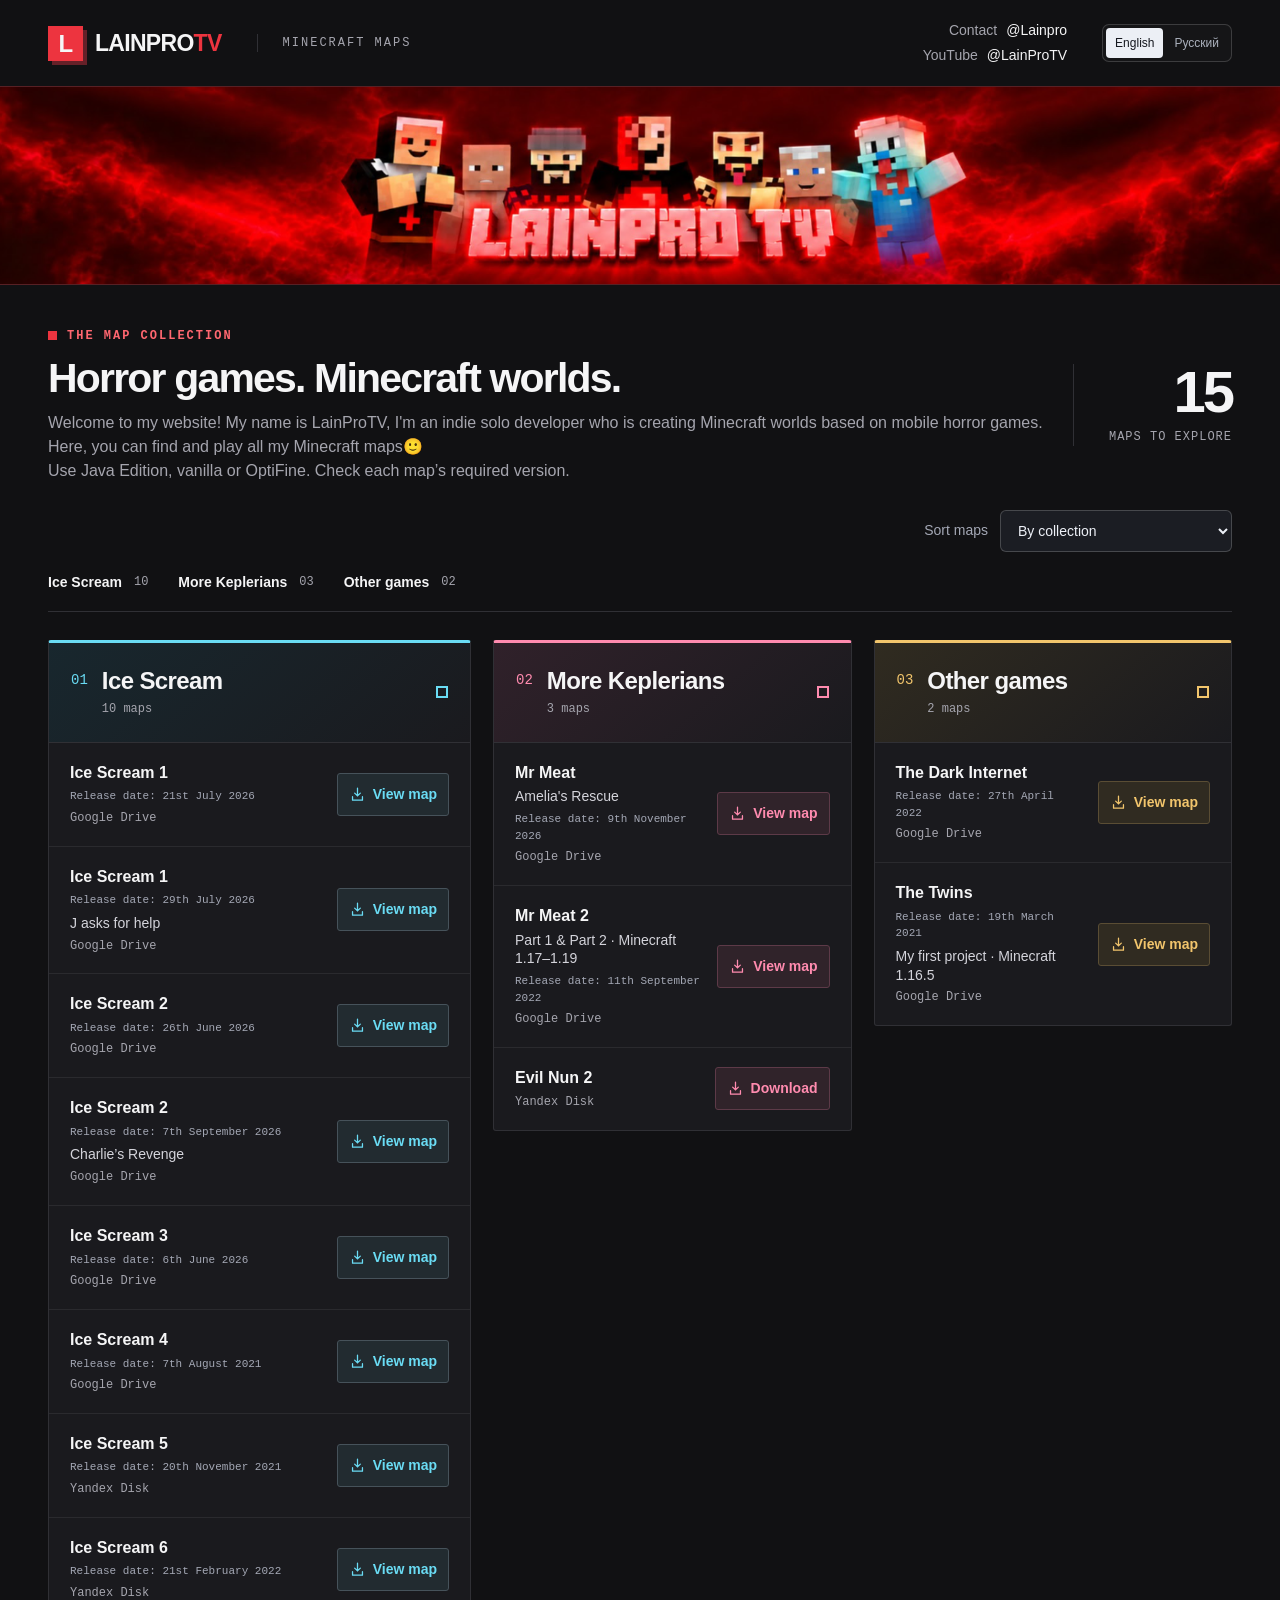
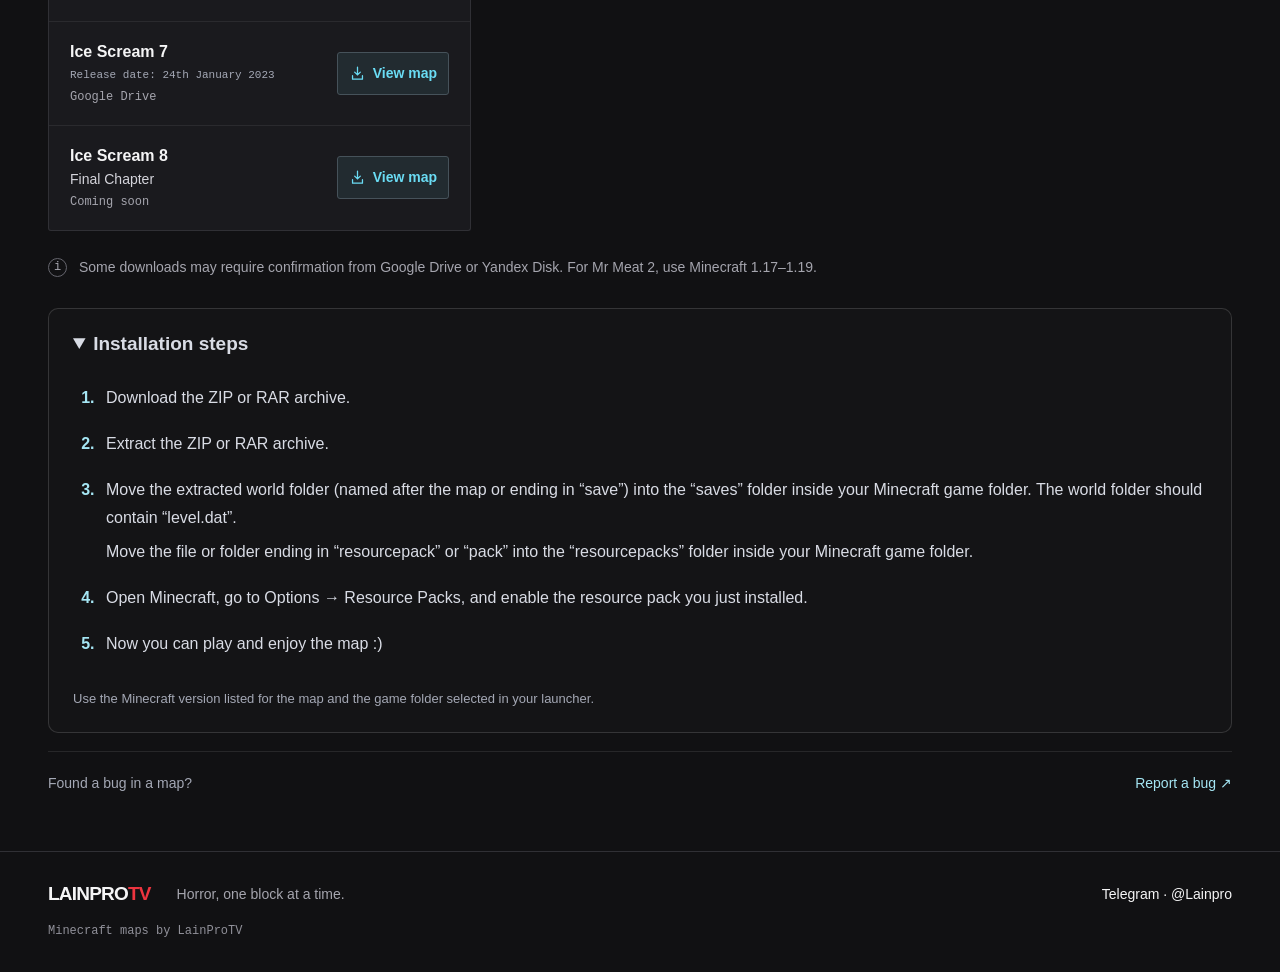
<file: index.html>
<!doctype html>
<html lang="en"><head><script src="language.js?v=6" defer></script><meta charset="utf-8"><meta name="viewport" content="width=device-width,initial-scale=1">
<title>LainProTV — Minecraft Maps</title><meta name="description" content="Download Minecraft maps by LainProTV: Ice Scream 1–8, Mr Meat, Mr Meat 2, Evil Nun 2, The Dark Internet and The Twins.">
<meta name="theme-color" content="#111113"><meta property="og:title" content="LainProTV — Minecraft Maps"><meta property="og:description" content="Your favourite horror games, rebuilt in Minecraft. Explore 15 Minecraft maps by LainProTV, including the upcoming Ice Scream 8."><meta property="og:type" content="website"><link rel="icon" type="image/svg+xml" href="data:image/svg+xml,%3Csvg%20xmlns%3D%22http%3A//www.w3.org/2000/svg%22%20viewBox%3D%220%200%2032%2032%22%3E%3Crect%20width%3D%2232%22%20height%3D%2232%22%20rx%3D%225%22%20fill%3D%22%23ed343f%22/%3E%3Cpath%20d%3D%22M8%207h6v16h11v5H8z%22%20fill%3D%22white%22/%3E%3C/svg%3E"><link rel="stylesheet" href="styles.css?v=languages1"><script src="downloads.js" defer></script><link rel="stylesheet" href="features.css?v=1"><script src="features.js?v=1" defer></script></head>
<body><a class="skip" href="#maps">Skip to downloads</a>
<header class="topbar"><a class="brand" href="#" aria-label="LainProTV home"><span class="brand-mark">L</span><span>LAINPRO<span class="brand-tv">TV</span></span></a><span class="topbar-label">MINECRAFT MAPS</span><div class="contact-links"><a class="contact" href="https://t.me/Lainpro" target="_blank" rel="noopener noreferrer">Contact <span>@Lainpro</span></a><a class="contact youtube" href="https://www.youtube.com/@LainProTV" target="_blank" rel="noopener noreferrer" aria-label="LainProTV YouTube channel">YouTube <span>@LainProTV</span></a></div></header>
<div class="banner"><img src="assets/lainprotv-banner-v2.webp" alt="LainProTV Minecraft characters, including Mr Meat, Buck and Rod from Ice Scream" width="1899" height="292" fetchpriority="high"></div>
<main id="maps"><div class="catalog-intro"><div><div class="eyebrow"><span></span> THE MAP COLLECTION</div><h1>Horror games.<br class="mobile-break"> Minecraft worlds.</h1><p>Welcome to my website! My name is LainProTV, I'm an indie solo developer who is creating Minecraft worlds based on mobile horror games. Here, you can find and play all my Minecraft maps🙂<br>Use Java Edition, vanilla or OptiFine. Check each map’s required version.</p></div><div class="map-total"><strong>15</strong><span>MAPS TO EXPLORE</span></div></div>
<div class="catalog-toolbar"><label for="map-sort">Sort maps</label><select id="map-sort"><option value="collection">By collection</option><option value="oldest">Release date: oldest first</option><option value="newest">Release date: newest first</option></select></div><section class="collection sorted-collection" id="sorted-maps" hidden aria-labelledby="sorted-title"><header class="collection-header"><div><h2 id="sorted-title">Maps by release date</h2><p>Maps without a release date appear last.</p></div></header><ul></ul></section><nav class="category-nav" aria-label="Map collections"><a href="#ice-scream">Ice Scream <span>10</span></a><a href="#keplerians">More Keplerians <span>03</span></a><a href="#other-games">Other games <span>02</span></a></nav>
<div class="collections"><section id="ice-scream" class="collection ice" aria-labelledby="ice-scream-title"><header class="collection-header"><span class="section-index">01</span><div><h2 id="ice-scream-title">Ice Scream</h2><p>10 maps</p></div><span class="collection-marker" aria-hidden="true"></span></header><ul><li class="map-row" data-release="2026-07-21"><div class="map-name"><h3>Ice Scream 1</h3><time class="map-release" datetime="2026-07-21">Release date: 21st July 2026</time><span class="provider">Google Drive</span></div><a class="download" href="ice-scream-1/" aria-label="View Ice Scream 1 project"><svg viewBox="0 0 24 24" aria-hidden="true"><path d="M12 3v11m-4-4 4 4 4-4M5 15v5h14v-5"/></svg><span>View map</span></a><div class="download-message" aria-live="polite"></div></li><li class="map-row" data-release="2026-07-29"><div class="map-name"><h3>Ice Scream 1</h3><time class="map-release" datetime="2026-07-29">Release date: 29th July 2026</time><p>J asks for help</p><span class="provider">Google Drive</span></div><a class="download" href="ice-scream-1-j-asks-for-help/"  aria-label="View Ice Scream 1 — J asks for help"><svg viewBox="0 0 24 24" aria-hidden="true"><path d="M12 3v11m-4-4 4 4 4-4M5 15v5h14v-5"/></svg><span>View map</span></a><div class="download-message" aria-live="polite"></div></li><li class="map-row" data-release="2026-06-26"><div class="map-name"><h3>Ice Scream 2</h3><time class="map-release" datetime="2026-06-26">Release date: 26th June 2026</time><span class="provider">Google Drive</span></div><a class="download" href="ice-scream-2/"  aria-label="View Ice Scream 2"><svg viewBox="0 0 24 24" aria-hidden="true"><path d="M12 3v11m-4-4 4 4 4-4M5 15v5h14v-5"/></svg><span>View map</span></a><div class="download-message" aria-live="polite"></div></li><li class="map-row" data-release="2026-09-07"><div class="map-name"><h3>Ice Scream 2</h3><time class="map-release" datetime="2026-09-07">Release date: 7th September 2026</time><p>Charlie’s Revenge</p><span class="provider">Google Drive</span></div><a class="download" href="./ice-scream-2-charlies-revenge/"  aria-label="View Ice Scream 2 — Charlie’s Revenge"><svg viewBox="0 0 24 24" aria-hidden="true"><path d="M12 3v11m-4-4 4 4 4-4M5 15v5h14v-5"/></svg><span>View map</span></a><div class="download-message" aria-live="polite"></div></li><li class="map-row" data-release="2026-06-06"><div class="map-name"><h3>Ice Scream 3</h3><time class="map-release" datetime="2026-06-06">Release date: 6th June 2026</time><span class="provider">Google Drive</span></div><a class="download" href="./ice-scream-3/"  aria-label="View Ice Scream 3"><svg viewBox="0 0 24 24" aria-hidden="true"><path d="M12 3v11m-4-4 4 4 4-4M5 15v5h14v-5"/></svg><span>View map</span></a><div class="download-message" aria-live="polite"></div></li><li class="map-row" data-release="2021-08-07"><div class="map-name"><h3>Ice Scream 4</h3><time class="map-release" datetime="2021-08-07">Release date: 7th August 2021</time><span class="provider">Google Drive</span></div><a class="download" href="./ice-scream-4/"  aria-label="View Ice Scream 4"><svg viewBox="0 0 24 24" aria-hidden="true"><path d="M12 3v11m-4-4 4 4 4-4M5 15v5h14v-5"/></svg><span>View map</span></a><div class="download-message" aria-live="polite"></div></li><li class="map-row" data-release="2021-11-20"><div class="map-name"><h3>Ice Scream 5</h3><time class="map-release" datetime="2021-11-20">Release date: 20th November 2021</time><span class="provider">Yandex Disk</span></div><a class="download" href="./ice-scream-5/" aria-label="View Ice Scream 5"><svg viewBox="0 0 24 24" aria-hidden="true"><path d="M12 3v11m-4-4 4 4 4-4M5 15v5h14v-5"/></svg><span>View map</span></a><div class="download-message" aria-live="polite"></div></li><li class="map-row" data-release="2022-02-21"><div class="map-name"><h3>Ice Scream 6</h3><time class="map-release" datetime="2022-02-21">Release date: 21st February 2022</time><span class="provider">Yandex Disk</span></div><a class="download" href="./ice-scream-6/" aria-label="View Ice Scream 6"><svg viewBox="0 0 24 24" aria-hidden="true"><path d="M12 3v11m-4-4 4 4 4-4M5 15v5h14v-5"/></svg><span>View map</span></a><div class="download-message" aria-live="polite"></div></li><li class="map-row" data-release="2023-01-24"><div class="map-name"><h3>Ice Scream 7</h3><time class="map-release" datetime="2023-01-24">Release date: 24th January 2023</time><span class="provider">Google Drive</span></div><a class="download" href="./ice-scream-7/"  aria-label="View Ice Scream 7"><svg viewBox="0 0 24 24" aria-hidden="true"><path d="M12 3v11m-4-4 4 4 4-4M5 15v5h14v-5"/></svg><span>View map</span></a><div class="download-message" aria-live="polite"></div></li><li class="map-row"><div class="map-name"><h3>Ice Scream 8</h3><p>Final Chapter</p><span class="provider">Coming soon</span></div><a class="download" href="./ice-scream-8/" aria-label="View Ice Scream 8 project"><svg viewBox="0 0 24 24" aria-hidden="true"><path d="M12 3v11m-4-4 4 4 4-4M5 15v5h14v-5"/></svg><span>View map</span></a><div class="download-message" aria-live="polite"></div></li></ul></section><section id="keplerians" class="collection meat" aria-labelledby="keplerians-title"><header class="collection-header"><span class="section-index">02</span><div><h2 id="keplerians-title">More Keplerians</h2><p>3 maps</p></div><span class="collection-marker" aria-hidden="true"></span></header><ul><li class="map-row" data-release="2026-11-09"><div class="map-name"><h3>Mr Meat</h3><p>Amelia's Rescue</p><time class="map-release" datetime="2026-11-09">Release date: 9th November 2026</time><span class="provider">Google Drive</span></div><a class="download" href="./mr-meat/" aria-label="View Mr Meat project"><svg viewBox="0 0 24 24" aria-hidden="true"><path d="M12 3v11m-4-4 4 4 4-4M5 15v5h14v-5"/></svg><span>View map</span></a><div class="download-message" aria-live="polite"></div></li><li class="map-row" data-release="2022-09-11"><div class="map-name"><h3>Mr Meat 2</h3><p>Part 1 &amp; Part 2 · Minecraft 1.17–1.19</p><time class="map-release" datetime="2022-09-11">Release date: 11th September 2022</time><span class="provider">Google Drive</span></div><a class="download" href="./mr-meat-2/" aria-label="View Mr Meat 2 project"><svg viewBox="0 0 24 24" aria-hidden="true"><path d="M12 3v11m-4-4 4 4 4-4M5 15v5h14v-5"/></svg><span>View map</span></a><div class="download-message" aria-live="polite"></div></li><li class="map-row"><div class="map-name"><h3>Evil Nun 2</h3><span class="provider">Yandex Disk</span></div><a class="download" href="https://disk.yandex.ru/d/khJ4ZrpbjnNRcA" data-yandex="https://disk.yandex.ru/d/khJ4ZrpbjnNRcA" aria-label="Download Evil Nun 2"><svg viewBox="0 0 24 24" aria-hidden="true"><path d="M12 3v11m-4-4 4 4 4-4M5 15v5h14v-5"/></svg><span>Download</span></a><div class="download-message" aria-live="polite"></div></li></ul></section><section id="other-games" class="collection other" aria-labelledby="other-games-title"><header class="collection-header"><span class="section-index">03</span><div><h2 id="other-games-title">Other games</h2><p>2 maps</p></div><span class="collection-marker" aria-hidden="true"></span></header><ul><li class="map-row" data-release="2022-04-27"><div class="map-name"><h3>The Dark Internet</h3><time class="map-release" datetime="2022-04-27">Release date: 27th April 2022</time><span class="provider">Google Drive</span></div><a class="download" href="./dark-internet/" aria-label="View The Dark Internet"><svg viewBox="0 0 24 24" aria-hidden="true"><path d="M12 3v11m-4-4 4 4 4-4M5 15v5h14v-5"/></svg><span>View map</span></a><div class="download-message" aria-live="polite"></div></li><li class="map-row" data-release="2021-03-19"><div class="map-name"><h3>The Twins</h3><time class="map-release" datetime="2021-03-19">Release date: 19th March 2021</time><p>My first project · Minecraft 1.16.5</p><span class="provider">Google Drive</span></div><a class="download" href="./the-twins/"  aria-label="View The Twins"><svg viewBox="0 0 24 24" aria-hidden="true"><path d="M12 3v11m-4-4 4 4 4-4M5 15v5h14v-5"/></svg><span>View map</span></a><div class="download-message" aria-live="polite"></div></li></ul></section></div>
<aside class="download-note"><span class="note-symbol" aria-hidden="true">i</span><p>Some downloads may require confirmation from Google Drive or Yandex Disk. For Mr Meat 2, use Minecraft 1.17–1.19.</p></aside><details class="installation-guide" open><summary>Installation steps</summary><div class="installation-body"><ol><li><p>Download the ZIP or RAR archive.</p></li><li><p>Extract the ZIP or RAR archive.</p></li><li><p>Move the extracted world folder (named after the map or ending in “save”) into the “saves” folder inside your Minecraft game folder. The world folder should contain “level.dat”.</p><p>Move the file or folder ending in “resourcepack” or “pack” into the “resourcepacks” folder inside your Minecraft game folder.</p></li><li><p>Open Minecraft, go to Options → Resource Packs, and enable the resource pack you just installed.</p></li><li><p>Now you can play and enjoy the map :)</p></li></ol><p class="installation-note">Use the Minecraft version listed for the map and the game folder selected in your launcher.</p></div></details><aside class="bug-report"><p>Found a bug in a map?</p><a href="https://t.me/Lainpro" target="_blank" rel="noopener noreferrer">Report a bug <span aria-hidden="true">↗</span></a></aside></main>
<footer><a class="footer-brand" href="#">LAINPRO<span>TV</span></a><p>Horror, one block at a time.</p><a href="https://t.me/Lainpro" target="_blank" rel="noopener noreferrer">Telegram · @Lainpro</a><span class="footer-credit">Minecraft maps by LainProTV</span></footer></body></html>
</file>
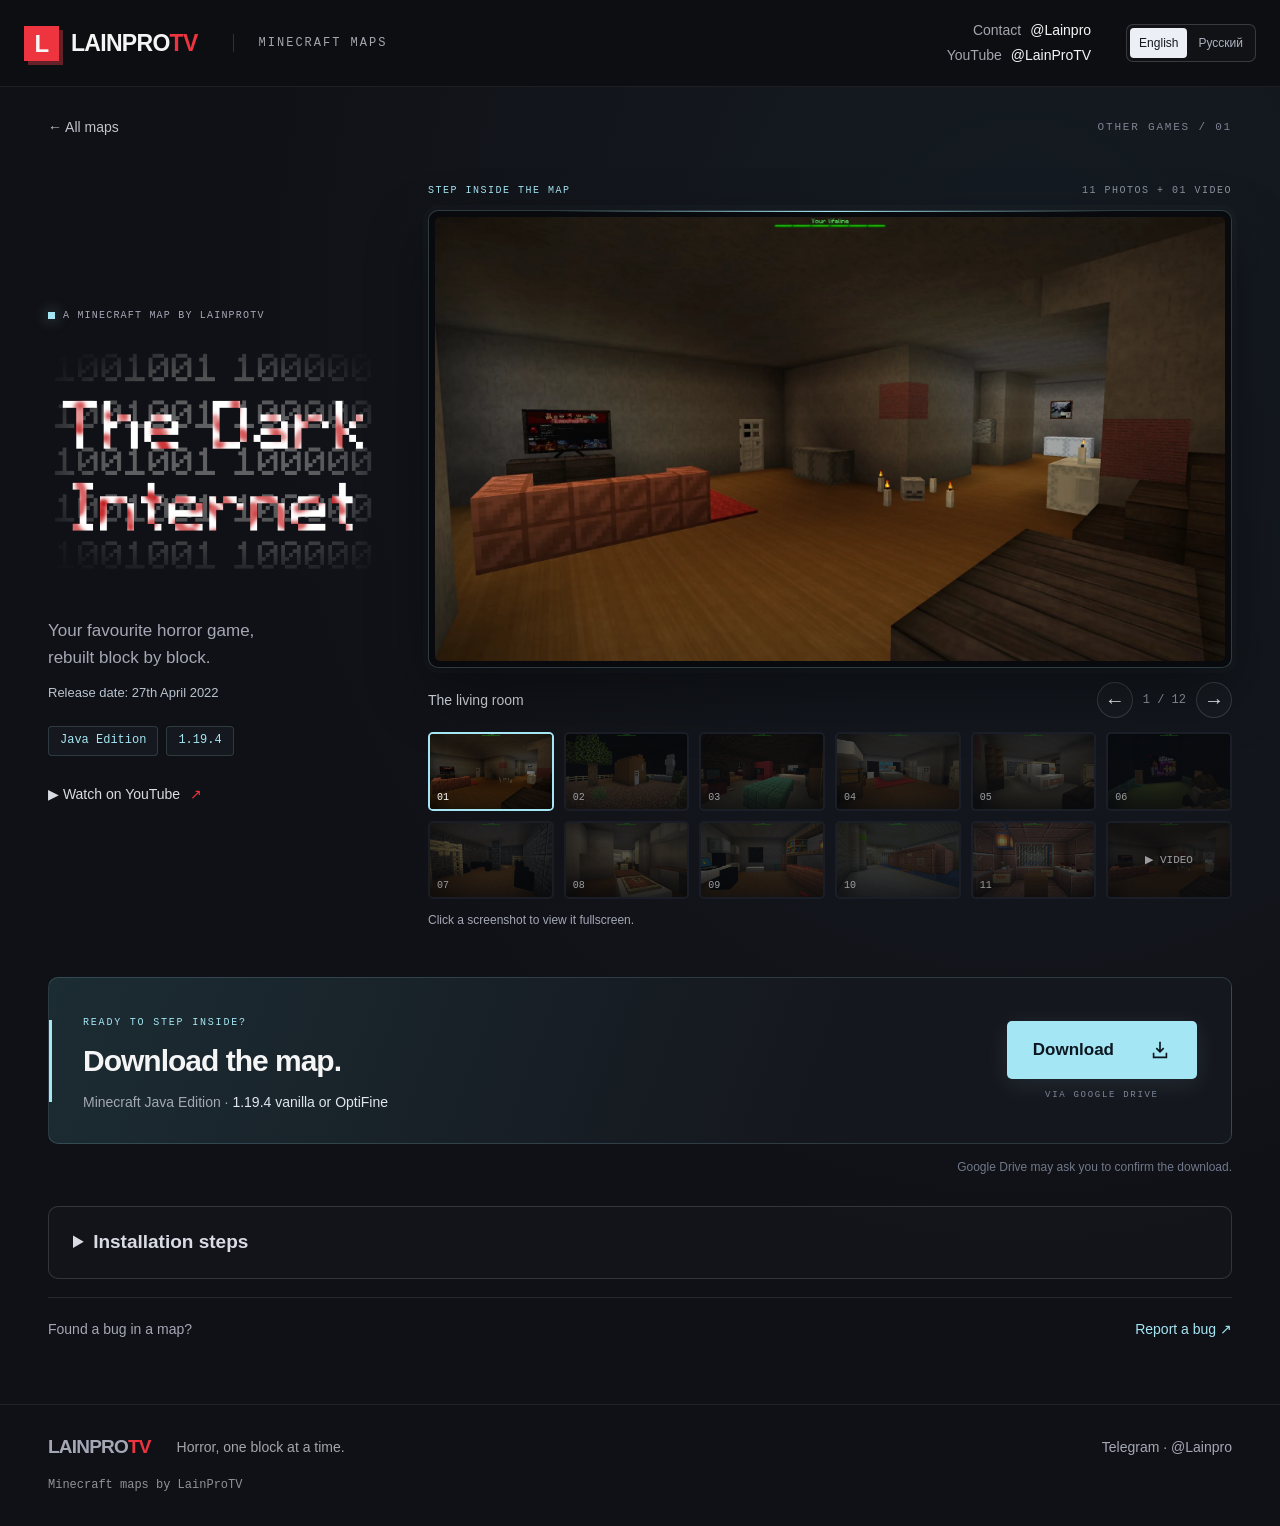
<file: dark-internet/index.html>
<!doctype html><html lang="en"><head><script src="../language.js?v=3" defer></script><meta charset="utf-8"><meta name="viewport" content="width=device-width,initial-scale=1"><title>The Dark Internet — LainProTV Minecraft Maps</title><meta name="description" content="Explore eleven screenshots, watch LainProTV’s video and download The Dark Internet for Minecraft Java Edition 1.19.4."><meta name="theme-color" content="#101116"><link rel="stylesheet" href="../styles.css?v=languages1"><link rel="stylesheet" href="../project.css"><script src="../gallery.js" defer></script><style>.dark-project .project-logo{aspect-ratio:1080/800!important}@media(min-width:761px){.dark-project .gallery-dots{grid-template-columns:repeat(6,minmax(0,1fr))}}</style><link rel="stylesheet" href="../features.css?v=1"><script src="../features.js?v=1" defer></script></head><body class="project-page dark-project"><a class="skip" href="#project">Skip to project</a><header class="topbar"><a class="brand" href="../" aria-label="LainProTV home"><span class="brand-mark">L</span><span>LAINPRO<span class="brand-tv">TV</span></span></a><span class="topbar-label">MINECRAFT MAPS</span><div class="contact-links"><a class="contact" href="https://t.me/Lainpro" target="_blank" rel="noopener noreferrer">Contact <span>@Lainpro</span></a><a class="contact youtube" href="https://www.youtube.com/@LainProTV" target="_blank" rel="noopener noreferrer" aria-label="LainProTV YouTube channel">YouTube <span>@LainProTV</span></a></div></header>
<main id="project" class="project-main"><div class="project-breadcrumb"><a class="back-link" href="../#other-games">← All maps</a><span>OTHER GAMES / 01</span></div>
<div class="project-layout"><div class="project-title"><p class="project-kicker"><span></span> A MINECRAFT MAP BY LAINPROTV</p><h1 class="project-logo"><img src="../assets/dark-internet/logo.png" alt="The Dark Internet" width="1080" height="1080"></h1><p class="project-description">Your favourite horror game,<br>rebuilt block by block.<span class="project-release">Release date: 27th April 2022</span></p><div class="project-tags"><span>Java Edition</span><span>1.19.4</span></div><a class="watch-link" href="https://www.youtube.com/watch?v=_7Xxnyls4Ls" target="_blank" rel="noopener noreferrer">▶ Watch on YouTube <span>↗</span></a></div>
<section class="gallery gallery-many" data-video-id="_7Xxnyls4Ls" data-video-title="The Dark Internet · LainProTV" style="--gallery-items:12" aria-label="The Dark Internet screenshots and video" aria-roledescription="carousel" tabindex="0"><div class="gallery-heading"><span>STEP INSIDE THE MAP</span><span>11 PHOTOS + 01 VIDEO</span></div><div class="gallery-stage"><div class="gallery-slides"><figure class="gallery-slide" data-caption="The living room"><img src="../assets/dark-internet/1.webp" alt="Dim living room with a television, copper sofa and candles beside a skull" width="2048" height="1152" fetchpriority="high"></figure><figure class="gallery-slide" data-caption="The garden"><img src="../assets/dark-internet/2.webp" alt="Garden with a wooden shed, tree and stone monument at night" width="2048" height="1152" loading="lazy"></figure><figure class="gallery-slide" data-caption="The game room"><img src="../assets/dark-internet/3.webp" alt="Game room with a turquoise table, arcade cabinets and dark wooden walls" width="2048" height="1152" loading="lazy"></figure><figure class="gallery-slide" data-caption="The bedroom"><img src="../assets/dark-internet/4.webp" alt="Bedroom with a red rug, bed and storage chests" width="2048" height="1152" loading="lazy"></figure><figure class="gallery-slide" data-caption="The bathroom"><img src="../assets/dark-internet/5.webp" alt="Bathroom with white fixtures and a glass shower enclosure" width="2048" height="1152" loading="lazy"></figure><figure class="gallery-slide" data-caption="The screening room"><img src="../assets/dark-internet/6.webp" alt="Dark screening room with an Ice Scream poster and a character in a minecart" width="2048" height="1152" loading="lazy"></figure><figure class="gallery-slide" data-caption="The dark chamber"><img src="../assets/dark-internet/7.webp" alt="Stone-walled chamber with wooden frames and black seating" width="2048" height="1152" loading="lazy"></figure><figure class="gallery-slide" data-caption="The hallway"><img src="../assets/dark-internet/8.webp" alt="Narrow hallway with a table and wooden floor" width="2048" height="1152" loading="lazy"></figure><figure class="gallery-slide" data-caption="The computer room"><img src="../assets/dark-internet/9.webp" alt="Computer room with a laptop, bookshelves and wooden counters" width="2048" height="1152" loading="lazy"></figure><figure class="gallery-slide" data-caption="The underground passage"><img src="../assets/dark-internet/10.webp" alt="Underground stone passage with a copper structure and water channel" width="2048" height="1152" loading="lazy"></figure><figure class="gallery-slide" data-caption="The control room"><img src="../assets/dark-internet/11.webp" alt="Copper-lined control room with a lever, barred window and redstone components" width="2048" height="1152" loading="lazy"></figure><figure class="gallery-slide video-slide" data-caption="The Dark Internet · Video by LainProTV"><div class="video-cover"><img src="../assets/dark-internet/1.webp" alt="" width="2048" height="1152" loading="lazy"><div class="video-cover-content"><span class="video-kicker">LAINPROTV · YOUTUBE</span><button type="button" class="play-video" aria-label="Play The Dark Internet video"><span class="play-icon">▶</span><span>Watch the video</span></button></div></div><div class="video-player" hidden></div></figure></div></div><div class="gallery-caption"><p class="gallery-label">The living room</p><div class="gallery-navigation"><button type="button" class="gallery-arrow prev" aria-label="Previous gallery item">←</button><p class="gallery-count" aria-live="polite" aria-atomic="true">1 / 12</p><button type="button" class="gallery-arrow next" aria-label="Next gallery item">→</button></div></div><div class="gallery-controls"><div class="gallery-dots" aria-label="Choose a screenshot or video"><button type="button" class="gallery-dot" aria-label="Show the living room screenshot" aria-pressed="true"><img src="../assets/dark-internet/1.webp" alt="" loading="lazy"><span>01</span></button><button type="button" class="gallery-dot" aria-label="Show the garden screenshot" aria-pressed="false"><img src="../assets/dark-internet/2.webp" alt="" loading="lazy"><span>02</span></button><button type="button" class="gallery-dot" aria-label="Show the game room screenshot" aria-pressed="false"><img src="../assets/dark-internet/3.webp" alt="" loading="lazy"><span>03</span></button><button type="button" class="gallery-dot" aria-label="Show the bedroom screenshot" aria-pressed="false"><img src="../assets/dark-internet/4.webp" alt="" loading="lazy"><span>04</span></button><button type="button" class="gallery-dot" aria-label="Show the bathroom screenshot" aria-pressed="false"><img src="../assets/dark-internet/5.webp" alt="" loading="lazy"><span>05</span></button><button type="button" class="gallery-dot" aria-label="Show the screening room screenshot" aria-pressed="false"><img src="../assets/dark-internet/6.webp" alt="" loading="lazy"><span>06</span></button><button type="button" class="gallery-dot" aria-label="Show the dark chamber screenshot" aria-pressed="false"><img src="../assets/dark-internet/7.webp" alt="" loading="lazy"><span>07</span></button><button type="button" class="gallery-dot" aria-label="Show the hallway screenshot" aria-pressed="false"><img src="../assets/dark-internet/8.webp" alt="" loading="lazy"><span>08</span></button><button type="button" class="gallery-dot" aria-label="Show the computer room screenshot" aria-pressed="false"><img src="../assets/dark-internet/9.webp" alt="" loading="lazy"><span>09</span></button><button type="button" class="gallery-dot" aria-label="Show the underground passage screenshot" aria-pressed="false"><img src="../assets/dark-internet/10.webp" alt="" loading="lazy"><span>10</span></button><button type="button" class="gallery-dot" aria-label="Show the control room screenshot" aria-pressed="false"><img src="../assets/dark-internet/11.webp" alt="" loading="lazy"><span>11</span></button><button type="button" class="gallery-dot video-thumb" aria-label="Show project video" aria-pressed="false"><img src="../assets/dark-internet/1.webp" alt="" loading="lazy"><span>▶ VIDEO</span></button></div></div></section></div>
<div class="project-download"><div class="download-details"><span class="download-kicker">READY TO STEP INSIDE?</span><h2>Download the map.</h2><p>Minecraft Java Edition · <strong>1.19.4 vanilla or OptiFine</strong></p></div><div class="download-action"><a class="project-download-button" href="https://drive.google.com/file/d/1oVkg6_ezJkWFYy_tOwadUQ1gDndIZRIi/view?usp=sharing">Download <svg viewBox="0 0 24 24" aria-hidden="true"><path d="M12 3v11m-4-4 4 4 4-4M5 15v5h14v-5"/></svg></a><span>VIA GOOGLE DRIVE</span></div></div><p class="project-note">Google Drive may ask you to confirm the download.</p><details class="installation-guide"><summary>Installation steps</summary><div class="installation-body"><ol><li><p>Download the ZIP or RAR archive.</p></li><li><p>Extract the ZIP or RAR archive.</p></li><li><p>Move the extracted world folder (named after the map or ending in “save”) into the “saves” folder inside your Minecraft game folder. The world folder should contain “level.dat”.</p><p>Move the file or folder ending in “resourcepack” or “pack” into the “resourcepacks” folder inside your Minecraft game folder.</p></li><li><p>Open Minecraft, go to Options → Resource Packs, and enable the resource pack you just installed.</p></li><li><p>Now you can play and enjoy the map :)</p></li></ol><p class="installation-note">Use the Minecraft version listed for the map and the game folder selected in your launcher.</p></div></details><aside class="bug-report"><p>Found a bug in a map?</p><a href="https://t.me/Lainpro" target="_blank" rel="noopener noreferrer">Report a bug <span aria-hidden="true">↗</span></a></aside></main><footer><a class="footer-brand" href="../">LAINPRO<span>TV</span></a><p>Horror, one block at a time.</p><a href="https://t.me/Lainpro" target="_blank" rel="noopener noreferrer">Telegram · @Lainpro</a><span class="footer-credit">Minecraft maps by LainProTV</span></footer></body></html>
</file>
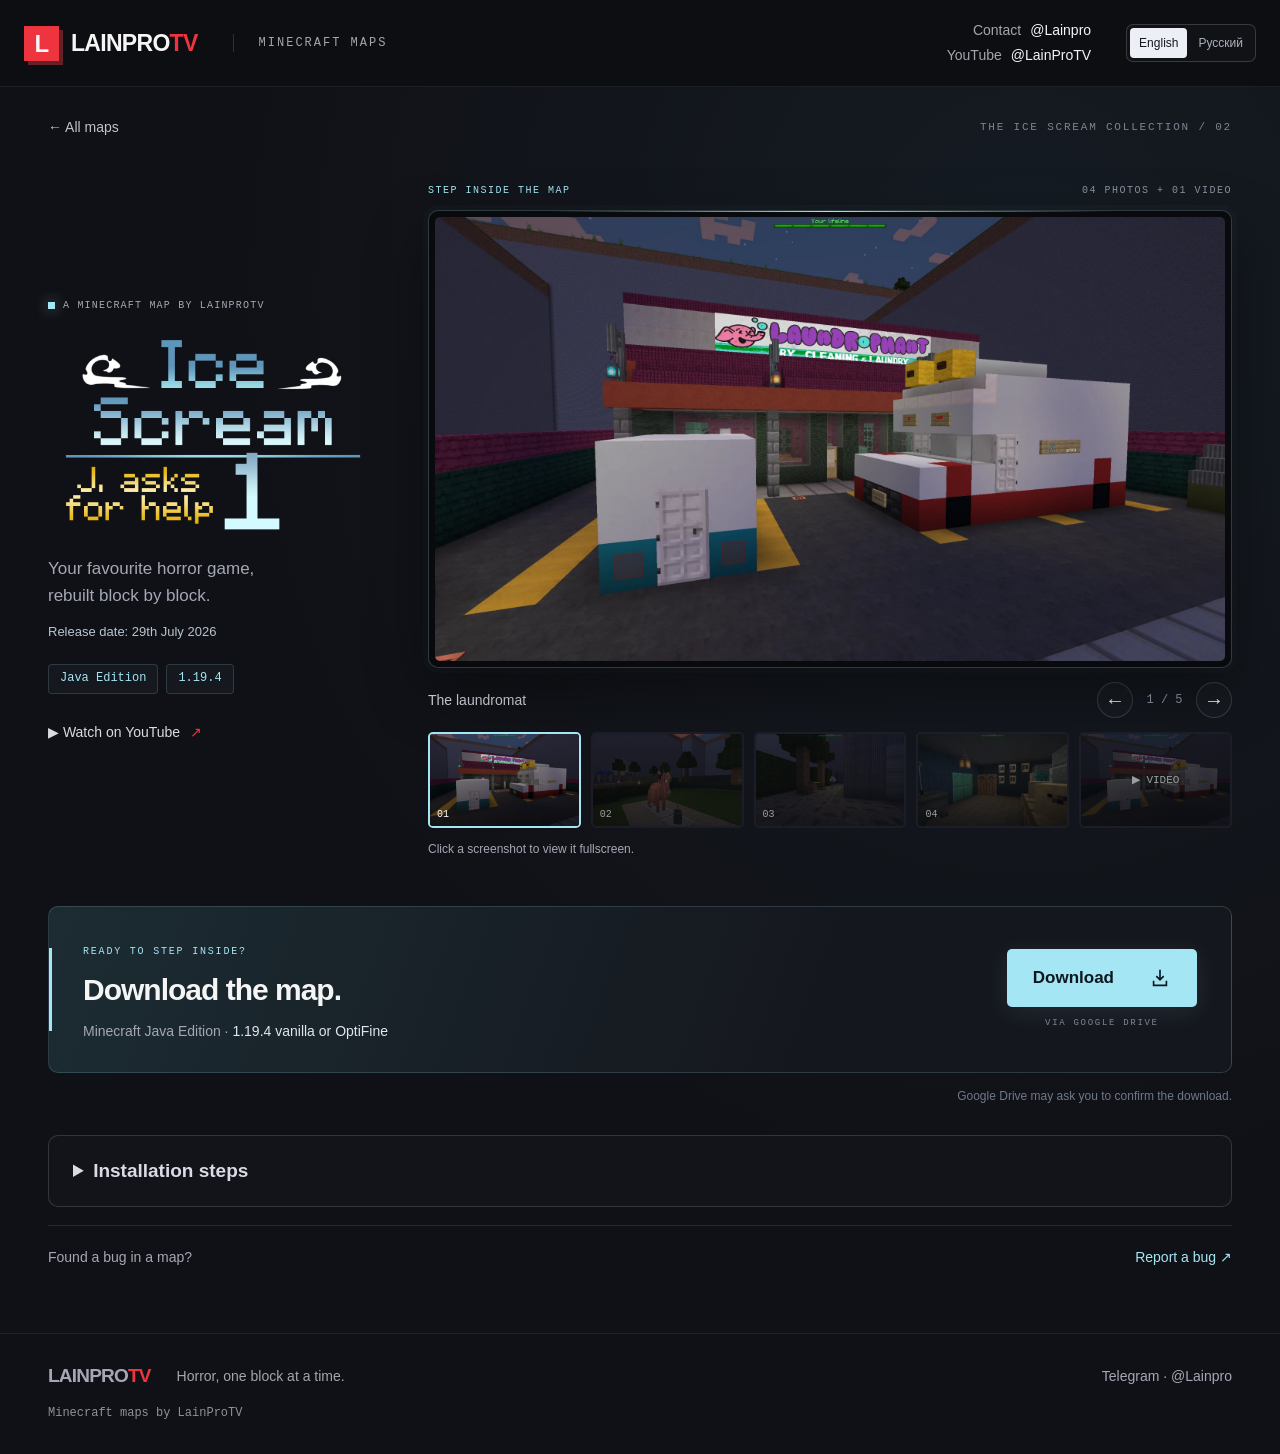
<file: ice-scream-1-j-asks-for-help/index.html>
<!doctype html><html lang="en"><head><script src="../language.js?v=3" defer></script><meta charset="utf-8"><meta name="viewport" content="width=device-width,initial-scale=1"><title>Ice Scream 1 — J asks for help — LainProTV Minecraft Maps</title><meta name="description" content="Explore four screenshots, watch LainProTV’s video and download Ice Scream 1 — J asks for help for Minecraft Java Edition 1.19.4."><meta name="theme-color" content="#101116"><link rel="stylesheet" href="../styles.css?v=languages1"><link rel="stylesheet" href="../project.css"><script src="../gallery.js" defer></script><link rel="stylesheet" href="../features.css?v=1"><script src="../features.js?v=1" defer></script></head><body class="project-page help-project"><a class="skip" href="#project">Skip to project</a><header class="topbar"><a class="brand" href="../" aria-label="LainProTV home"><span class="brand-mark">L</span><span>LAINPRO<span class="brand-tv">TV</span></span></a><span class="topbar-label">MINECRAFT MAPS</span><div class="contact-links"><a class="contact" href="https://t.me/Lainpro" target="_blank" rel="noopener noreferrer">Contact <span>@Lainpro</span></a><a class="contact youtube" href="https://www.youtube.com/@LainProTV" target="_blank" rel="noopener noreferrer" aria-label="LainProTV YouTube channel">YouTube <span>@LainProTV</span></a></div></header>
<main id="project" class="project-main"><div class="project-breadcrumb"><a class="back-link" href="../#ice-scream">← All maps</a><span>THE ICE SCREAM COLLECTION / 02</span></div>
<div class="project-layout"><div class="project-title"><p class="project-kicker"><span></span> A MINECRAFT MAP BY LAINPROTV</p><h1 class="project-logo"><img src="../assets/ice-scream-1-j-asks-for-help/logo.png" alt="Ice Scream 1 — J asks for help" width="1080" height="1080"></h1><p class="project-description">Your favourite horror game,<br>rebuilt block by block.<span class="project-release">Release date: 29th July 2026</span></p><div class="project-tags"><span>Java Edition</span><span>1.19.4</span></div><a class="watch-link" href="https://www.youtube.com/watch?v=c6L5dpFykYc" target="_blank" rel="noopener noreferrer">▶ Watch on YouTube <span>↗</span></a></div>
<section class="gallery" data-video-id="c6L5dpFykYc" data-video-title="Ice Scream 1 — J asks for help · LainProTV" style="--gallery-items:5" aria-label="Ice Scream 1 — J asks for help screenshots and video" aria-roledescription="carousel" tabindex="0"><div class="gallery-heading"><span>STEP INSIDE THE MAP</span><span>04 PHOTOS + 01 VIDEO</span></div><div class="gallery-stage"><div class="gallery-slides"><figure class="gallery-slide" data-caption="The laundromat"><img src="../assets/ice-scream-1-j-asks-for-help/1.webp" alt="Ice cream vans parked outside the laundromat" width="2048" height="1152" fetchpriority="high"></figure><figure class="gallery-slide" data-caption="The park"><img src="../assets/ice-scream-1-j-asks-for-help/2.webp" alt="Animal statue and playground in the park" width="2048" height="1152" loading="lazy"></figure><figure class="gallery-slide" data-caption="Rod in the yard"><img src="../assets/ice-scream-1-j-asks-for-help/3.webp" alt="Rod standing between trees and a metal building" width="2048" height="1152" loading="lazy"></figure><figure class="gallery-slide" data-caption="Inside the laundromat"><img src="../assets/ice-scream-1-j-asks-for-help/4.webp" alt="Blue tiled room with crates and employee portraits" width="2048" height="1152" loading="lazy"></figure><figure class="gallery-slide video-slide" data-caption="Ice Scream 1 — J asks for help · Video by LainProTV"><div class="video-cover"><img src="../assets/ice-scream-1-j-asks-for-help/1.webp" alt="" width="2048" height="1152" loading="lazy"><div class="video-cover-content"><span class="video-kicker">LAINPROTV · YOUTUBE</span><button type="button" class="play-video" aria-label="Play Ice Scream 1 — J asks for help video"><span class="play-icon">▶</span><span>Watch the video</span></button></div></div><div class="video-player" hidden></div></figure></div></div><div class="gallery-caption"><p class="gallery-label">The laundromat</p><div class="gallery-navigation"><button type="button" class="gallery-arrow prev" aria-label="Previous gallery item">←</button><p class="gallery-count" aria-live="polite" aria-atomic="true">1 / 5</p><button type="button" class="gallery-arrow next" aria-label="Next gallery item">→</button></div></div><div class="gallery-controls"><div class="gallery-dots" aria-label="Choose a screenshot or video"><button type="button" class="gallery-dot" aria-label="Show the laundromat screenshot" aria-pressed="true"><img src="../assets/ice-scream-1-j-asks-for-help/1.webp" alt="" loading="lazy"><span>01</span></button><button type="button" class="gallery-dot" aria-label="Show the park screenshot" aria-pressed="false"><img src="../assets/ice-scream-1-j-asks-for-help/2.webp" alt="" loading="lazy"><span>02</span></button><button type="button" class="gallery-dot" aria-label="Show rod in the yard screenshot" aria-pressed="false"><img src="../assets/ice-scream-1-j-asks-for-help/3.webp" alt="" loading="lazy"><span>03</span></button><button type="button" class="gallery-dot" aria-label="Show inside the laundromat screenshot" aria-pressed="false"><img src="../assets/ice-scream-1-j-asks-for-help/4.webp" alt="" loading="lazy"><span>04</span></button><button type="button" class="gallery-dot video-thumb" aria-label="Show project video" aria-pressed="false"><img src="../assets/ice-scream-1-j-asks-for-help/1.webp" alt="" loading="lazy"><span>▶ VIDEO</span></button></div></div></section></div>
<div class="project-download"><div class="download-details"><span class="download-kicker">READY TO STEP INSIDE?</span><h2>Download the map.</h2><p>Minecraft Java Edition · <strong>1.19.4 vanilla or OptiFine</strong></p></div><div class="download-action"><a class="project-download-button" href="https://drive.google.com/uc?export=download&amp;id=1VADYPvk_aJYvquoRl2i5dVhgJHrAfpD_">Download <svg viewBox="0 0 24 24" aria-hidden="true"><path d="M12 3v11m-4-4 4 4 4-4M5 15v5h14v-5"/></svg></a><span>VIA GOOGLE DRIVE</span></div></div><p class="project-note">Google Drive may ask you to confirm the download.</p><details class="installation-guide"><summary>Installation steps</summary><div class="installation-body"><ol><li><p>Download the ZIP or RAR archive.</p></li><li><p>Extract the ZIP or RAR archive.</p></li><li><p>Move the extracted world folder (named after the map or ending in “save”) into the “saves” folder inside your Minecraft game folder. The world folder should contain “level.dat”.</p><p>Move the file or folder ending in “resourcepack” or “pack” into the “resourcepacks” folder inside your Minecraft game folder.</p></li><li><p>Open Minecraft, go to Options → Resource Packs, and enable the resource pack you just installed.</p></li><li><p>Now you can play and enjoy the map :)</p></li></ol><p class="installation-note">Use the Minecraft version listed for the map and the game folder selected in your launcher.</p></div></details><aside class="bug-report"><p>Found a bug in a map?</p><a href="https://t.me/Lainpro" target="_blank" rel="noopener noreferrer">Report a bug <span aria-hidden="true">↗</span></a></aside></main><footer><a class="footer-brand" href="../">LAINPRO<span>TV</span></a><p>Horror, one block at a time.</p><a href="https://t.me/Lainpro" target="_blank" rel="noopener noreferrer">Telegram · @Lainpro</a><span class="footer-credit">Minecraft maps by LainProTV</span></footer></body></html>
</file>
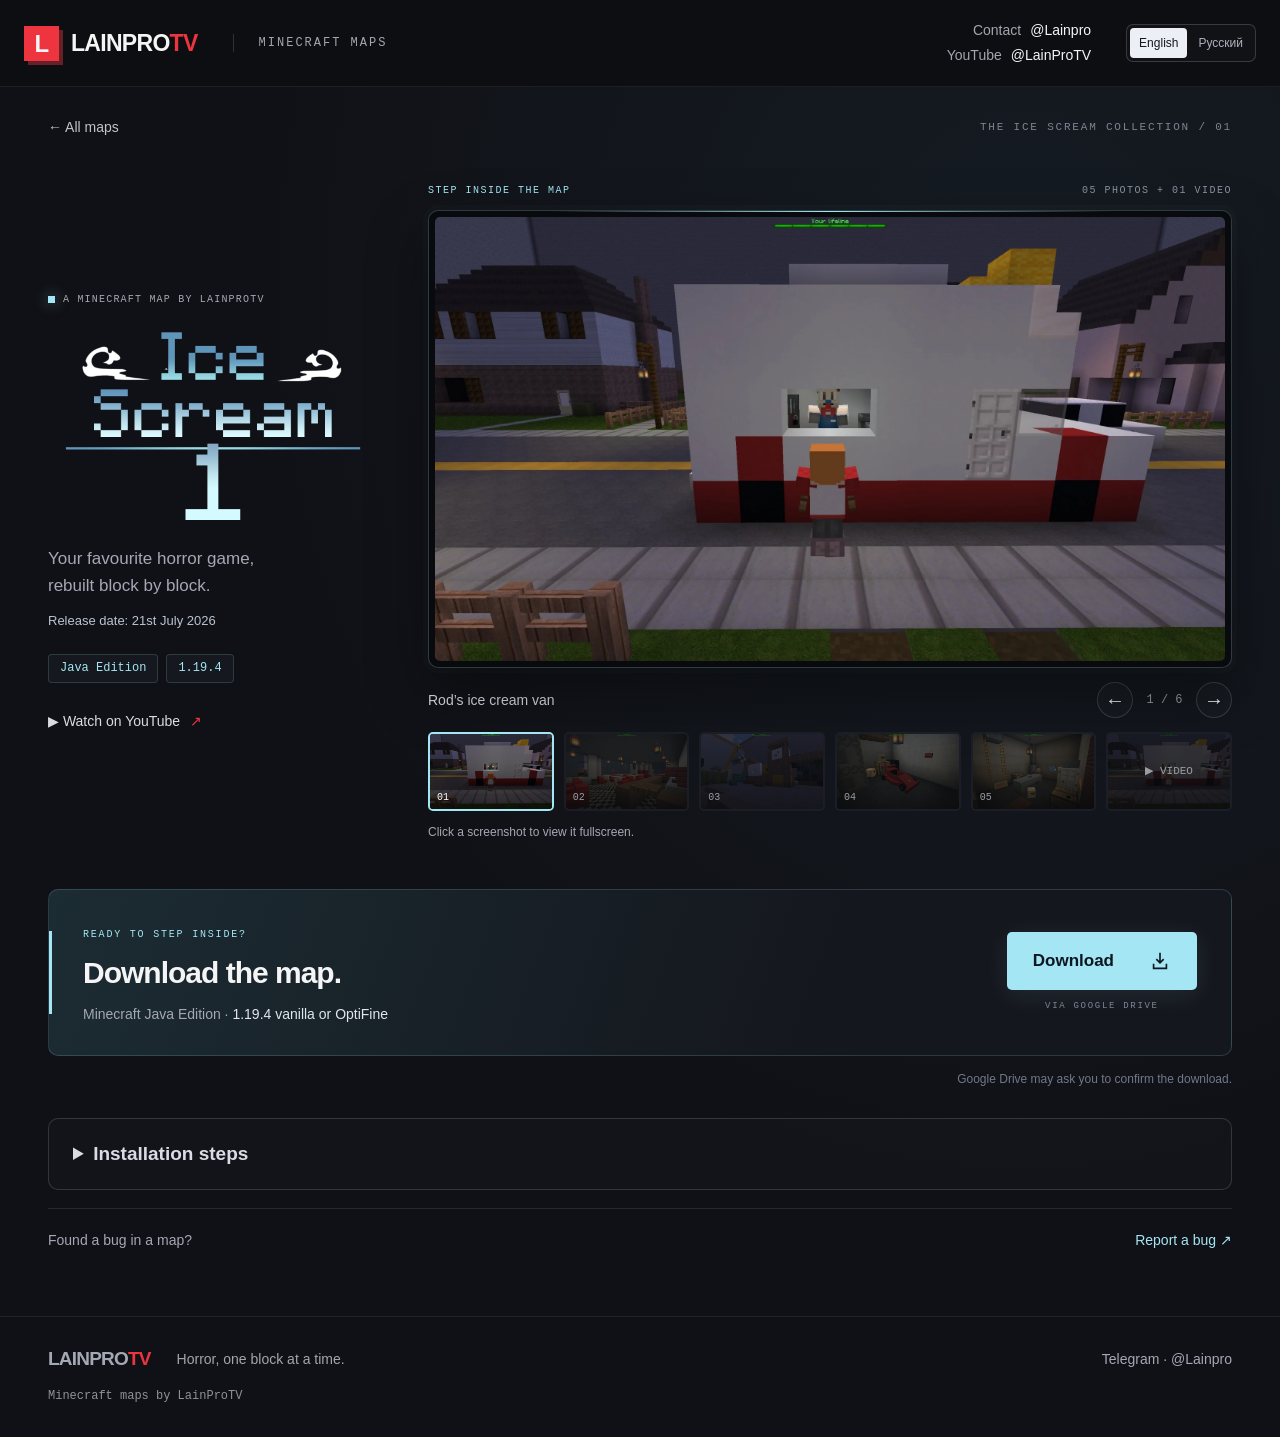
<file: ice-scream-1/index.html>
<!doctype html><html lang="en"><head><script src="../language.js?v=3" defer></script><meta charset="utf-8"><meta name="viewport" content="width=device-width,initial-scale=1"><title>Ice Scream 1 — LainProTV Minecraft Maps</title><meta name="description" content="Explore screenshots, watch LainProTV’s video and download Ice Scream 1 for Minecraft Java Edition 1.19.4."><meta name="theme-color" content="#101116"><link rel="stylesheet" href="../styles.css?v=languages1"><link rel="stylesheet" href="../project.css"><script src="../gallery.js" defer></script><link rel="stylesheet" href="../features.css?v=1"><script src="../features.js?v=1" defer></script></head><body class="project-page"><a class="skip" href="#project">Skip to project</a><header class="topbar"><a class="brand" href="../" aria-label="LainProTV home"><span class="brand-mark">L</span><span>LAINPRO<span class="brand-tv">TV</span></span></a><span class="topbar-label">MINECRAFT MAPS</span><div class="contact-links"><a class="contact" href="https://t.me/Lainpro" target="_blank" rel="noopener noreferrer">Contact <span>@Lainpro</span></a><a class="contact youtube" href="https://www.youtube.com/@LainProTV" target="_blank" rel="noopener noreferrer" aria-label="LainProTV YouTube channel">YouTube <span>@LainProTV</span></a></div></header>
<main id="project" class="project-main"><div class="project-breadcrumb"><a class="back-link" href="../#ice-scream">← All maps</a><span>THE ICE SCREAM COLLECTION / 01</span></div>
<div class="project-layout"><div class="project-title"><p class="project-kicker"><span></span> A MINECRAFT MAP BY LAINPROTV</p><h1 class="project-logo"><img src="../assets/ice-scream-1/logo.png" alt="Ice Scream 1" width="1080" height="1080"></h1><p class="project-description">Your favourite horror game,<br>rebuilt block by block.<span class="project-release">Release date: 21st July 2026</span></p><div class="project-tags"><span>Java Edition</span><span>1.19.4</span></div><a class="watch-link" href="https://www.youtube.com/watch?v=y2V9gzLIcWA" target="_blank" rel="noopener noreferrer">▶ Watch on YouTube <span>↗</span></a></div>
<section class="gallery" aria-label="Ice Scream 1 screenshots and video" aria-roledescription="carousel" tabindex="0"><div class="gallery-heading"><span>STEP INSIDE THE MAP</span><span>05 PHOTOS + 01 VIDEO</span></div><div class="gallery-stage"><div class="gallery-slides"><figure class="gallery-slide" data-caption="Rod’s ice cream van"><img src="../assets/ice-scream-1/5.webp" alt="Rod in his ice cream van on the neighbourhood street" width="2048" height="1152" fetchpriority="high"></figure><figure class="gallery-slide" data-caption="The diner"><img src="../assets/ice-scream-1/1.webp" alt="Diner with red booths and hanging lanterns" width="2048" height="1152" loading="lazy"></figure><figure class="gallery-slide" data-caption="The construction yard"><img src="../assets/ice-scream-1/2.webp" alt="Construction yard with a crane and wooden buildings" width="2048" height="1152" loading="lazy"></figure><figure class="gallery-slide" data-caption="The racing car"><img src="../assets/ice-scream-1/3.webp" alt="Red racing car in a garage" width="2048" height="1152" loading="lazy"></figure><figure class="gallery-slide" data-caption="The workshop"><img src="../assets/ice-scream-1/4.webp" alt="Workshop with crates, ladders and a map" width="2048" height="1152" loading="lazy"></figure><figure class="gallery-slide video-slide" data-caption="Ice Scream 1 · Video by LainProTV"><div class="video-cover"><img src="../assets/ice-scream-1/5.webp" alt="" width="2048" height="1152" loading="lazy"><div class="video-cover-content"><span class="video-kicker">LAINPROTV · YOUTUBE</span><button type="button" class="play-video" aria-label="Play Ice Scream 1 video"><span class="play-icon">▶</span><span>Watch the video</span></button></div></div><div class="video-player" hidden></div></figure></div></div><div class="gallery-caption"><p class="gallery-label">Rod’s ice cream van</p><div class="gallery-navigation"><button type="button" class="gallery-arrow prev" aria-label="Previous gallery item">←</button><p class="gallery-count" aria-live="polite" aria-atomic="true">1 / 6</p><button type="button" class="gallery-arrow next" aria-label="Next gallery item">→</button></div></div><div class="gallery-controls"><div class="gallery-dots" aria-label="Choose a screenshot or video"><button type="button" class="gallery-dot" aria-label="Show rod’s ice cream van screenshot" aria-pressed="true"><img src="../assets/ice-scream-1/5.webp" alt="" loading="lazy"><span>01</span></button><button type="button" class="gallery-dot" aria-label="Show the diner screenshot" aria-pressed="false"><img src="../assets/ice-scream-1/1.webp" alt="" loading="lazy"><span>02</span></button><button type="button" class="gallery-dot" aria-label="Show the construction yard screenshot" aria-pressed="false"><img src="../assets/ice-scream-1/2.webp" alt="" loading="lazy"><span>03</span></button><button type="button" class="gallery-dot" aria-label="Show the racing car screenshot" aria-pressed="false"><img src="../assets/ice-scream-1/3.webp" alt="" loading="lazy"><span>04</span></button><button type="button" class="gallery-dot" aria-label="Show the workshop screenshot" aria-pressed="false"><img src="../assets/ice-scream-1/4.webp" alt="" loading="lazy"><span>05</span></button><button type="button" class="gallery-dot video-thumb" aria-label="Show project video" aria-pressed="false"><img src="../assets/ice-scream-1/5.webp" alt="" loading="lazy"><span>▶ VIDEO</span></button></div></div></section></div>
<div class="project-download"><div class="download-details"><span class="download-kicker">READY TO STEP INSIDE?</span><h2>Download the map.</h2><p>Minecraft Java Edition · <strong>1.19.4 vanilla or OptiFine</strong></p></div><div class="download-action"><a class="project-download-button" href="https://drive.google.com/uc?export=download&amp;id=1q7f_OywEYIMopbaOXUKdGTM9CZ8uJDql">Download <svg viewBox="0 0 24 24" aria-hidden="true"><path d="M12 3v11m-4-4 4 4 4-4M5 15v5h14v-5"/></svg></a><span>VIA GOOGLE DRIVE</span></div></div><p class="project-note">Google Drive may ask you to confirm the download.</p><details class="installation-guide"><summary>Installation steps</summary><div class="installation-body"><ol><li><p>Download the ZIP or RAR archive.</p></li><li><p>Extract the ZIP or RAR archive.</p></li><li><p>Move the extracted world folder (named after the map or ending in “save”) into the “saves” folder inside your Minecraft game folder. The world folder should contain “level.dat”.</p><p>Move the file or folder ending in “resourcepack” or “pack” into the “resourcepacks” folder inside your Minecraft game folder.</p></li><li><p>Open Minecraft, go to Options → Resource Packs, and enable the resource pack you just installed.</p></li><li><p>Now you can play and enjoy the map :)</p></li></ol><p class="installation-note">Use the Minecraft version listed for the map and the game folder selected in your launcher.</p></div></details><aside class="bug-report"><p>Found a bug in a map?</p><a href="https://t.me/Lainpro" target="_blank" rel="noopener noreferrer">Report a bug <span aria-hidden="true">↗</span></a></aside></main><footer><a class="footer-brand" href="../">LAINPRO<span>TV</span></a><p>Horror, one block at a time.</p><a href="https://t.me/Lainpro" target="_blank" rel="noopener noreferrer">Telegram · @Lainpro</a><span class="footer-credit">Minecraft maps by LainProTV</span></footer></body></html>
</file>
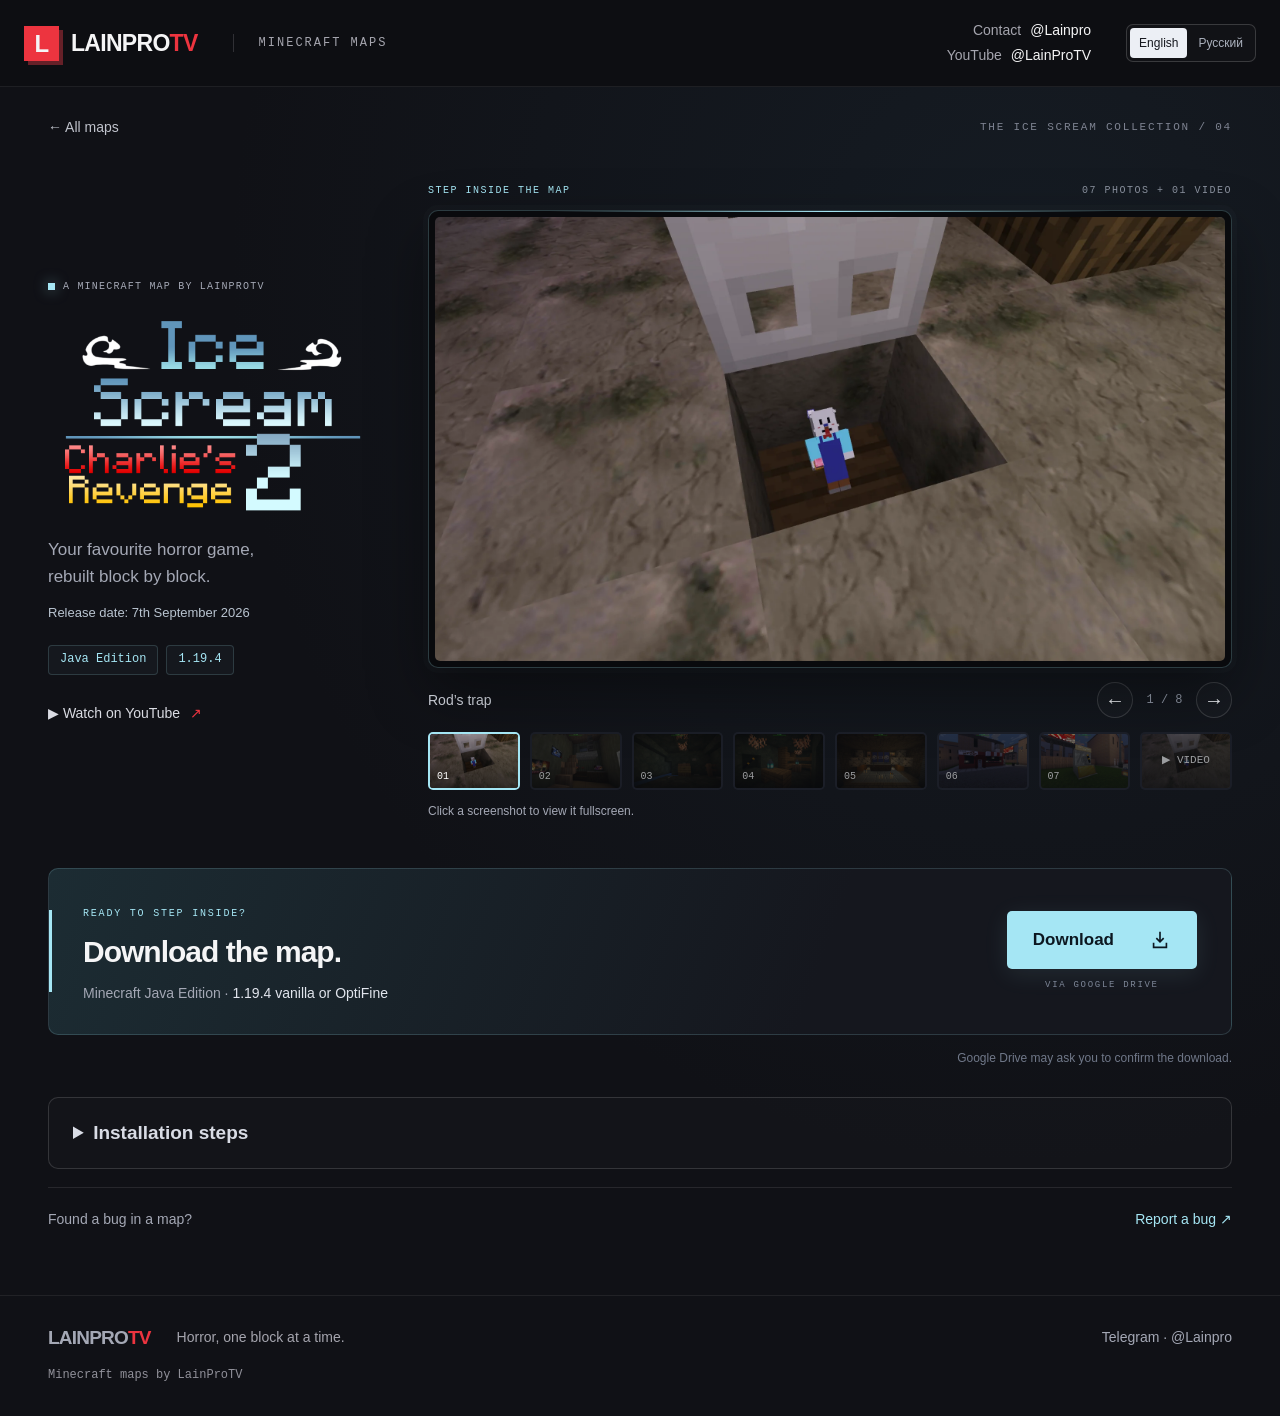
<file: ice-scream-2-charlies-revenge/index.html>
<!doctype html><html lang="en"><head><script src="../language.js?v=3" defer></script><meta charset="utf-8"><meta name="viewport" content="width=device-width,initial-scale=1"><title>Ice Scream 2 — Charlie’s Revenge — LainProTV Minecraft Maps</title><meta name="description" content="Explore seven screenshots, watch LainProTV’s video and download Ice Scream 2 — Charlie’s Revenge for Minecraft Java Edition 1.19.4."><meta name="theme-color" content="#101116"><link rel="stylesheet" href="../styles.css?v=languages1"><link rel="stylesheet" href="../project.css"><script src="../gallery.js" defer></script><link rel="stylesheet" href="../features.css?v=1"><script src="../features.js?v=1" defer></script></head><body class="project-page help-project"><a class="skip" href="#project">Skip to project</a><header class="topbar"><a class="brand" href="../" aria-label="LainProTV home"><span class="brand-mark">L</span><span>LAINPRO<span class="brand-tv">TV</span></span></a><span class="topbar-label">MINECRAFT MAPS</span><div class="contact-links"><a class="contact" href="https://t.me/Lainpro" target="_blank" rel="noopener noreferrer">Contact <span>@Lainpro</span></a><a class="contact youtube" href="https://www.youtube.com/@LainProTV" target="_blank" rel="noopener noreferrer" aria-label="LainProTV YouTube channel">YouTube <span>@LainProTV</span></a></div></header>
<main id="project" class="project-main"><div class="project-breadcrumb"><a class="back-link" href="../#ice-scream">← All maps</a><span>THE ICE SCREAM COLLECTION / 04</span></div>
<div class="project-layout"><div class="project-title"><p class="project-kicker"><span></span> A MINECRAFT MAP BY LAINPROTV</p><h1 class="project-logo"><img src="../assets/ice-scream-2-charlies-revenge/logo.png" alt="Ice Scream 2 — Charlie’s Revenge" width="1080" height="1080"></h1><p class="project-description">Your favourite horror game,<br>rebuilt block by block.<span class="project-release">Release date: 7th September 2026</span></p><div class="project-tags"><span>Java Edition</span><span>1.19.4</span></div><a class="watch-link" href="https://www.youtube.com/watch?v=GKEH5SagZ-w" target="_blank" rel="noopener noreferrer">▶ Watch on YouTube <span>↗</span></a></div>
<section class="gallery gallery-many" data-video-id="GKEH5SagZ-w" data-video-title="Ice Scream 2 — Charlie’s Revenge · LainProTV" style="--gallery-items:8" aria-label="Ice Scream 2 — Charlie’s Revenge screenshots and video" aria-roledescription="carousel" tabindex="0"><div class="gallery-heading"><span>STEP INSIDE THE MAP</span><span>07 PHOTOS + 01 VIDEO</span></div><div class="gallery-stage"><div class="gallery-slides"><figure class="gallery-slide" data-caption="Rod’s trap"><img src="../assets/ice-scream-2-charlies-revenge/1.webp" alt="Rod lying beneath an open iron trapdoor" width="2048" height="1152" fetchpriority="high"></figure><figure class="gallery-slide" data-caption="Inside the house"><img src="../assets/ice-scream-2-charlies-revenge/2.webp" alt="Wooden staircase and Minecraft video posters inside the house" width="2048" height="1152" loading="lazy"></figure><figure class="gallery-slide" data-caption="The underground waterway"><img src="../assets/ice-scream-2-charlies-revenge/3.webp" alt="Underground cave with a water channel and TNT crate" width="2048" height="1152" loading="lazy"></figure><figure class="gallery-slide" data-caption="The lantern-lit cave"><img src="../assets/ice-scream-2-charlies-revenge/4.webp" alt="Cave with cyan lanterns, wooden platforms and a black and yellow object" width="2048" height="1152" loading="lazy"></figure><figure class="gallery-slide" data-caption="The candle-lit chamber"><img src="../assets/ice-scream-2-charlies-revenge/5.webp" alt="Candle-lit brick chamber with an altar and blue banners" width="2048" height="1152" loading="lazy"></figure><figure class="gallery-slide" data-caption="Spokane butcher shop"><img src="../assets/ice-scream-2-charlies-revenge/6.webp" alt="Spokane butcher storefront with a circus billboard nearby" width="2048" height="1152" loading="lazy"></figure><figure class="gallery-slide" data-caption="The monument"><img src="../assets/ice-scream-2-charlies-revenge/7.webp" alt="Monument with a wheel and metal parts beside a circus billboard" width="2048" height="1152" loading="lazy"></figure><figure class="gallery-slide video-slide" data-caption="Ice Scream 2 — Charlie’s Revenge · Video by LainProTV"><div class="video-cover"><img src="../assets/ice-scream-2-charlies-revenge/1.webp" alt="" width="2048" height="1152" loading="lazy"><div class="video-cover-content"><span class="video-kicker">LAINPROTV · YOUTUBE</span><button type="button" class="play-video" aria-label="Play Ice Scream 2 — Charlie’s Revenge video"><span class="play-icon">▶</span><span>Watch the video</span></button></div></div><div class="video-player" hidden></div></figure></div></div><div class="gallery-caption"><p class="gallery-label">Rod’s trap</p><div class="gallery-navigation"><button type="button" class="gallery-arrow prev" aria-label="Previous gallery item">←</button><p class="gallery-count" aria-live="polite" aria-atomic="true">1 / 8</p><button type="button" class="gallery-arrow next" aria-label="Next gallery item">→</button></div></div><div class="gallery-controls"><div class="gallery-dots" aria-label="Choose a screenshot or video"><button type="button" class="gallery-dot" aria-label="Show rod’s trap screenshot" aria-pressed="true"><img src="../assets/ice-scream-2-charlies-revenge/1.webp" alt="" loading="lazy"><span>01</span></button><button type="button" class="gallery-dot" aria-label="Show inside the house screenshot" aria-pressed="false"><img src="../assets/ice-scream-2-charlies-revenge/2.webp" alt="" loading="lazy"><span>02</span></button><button type="button" class="gallery-dot" aria-label="Show the underground waterway screenshot" aria-pressed="false"><img src="../assets/ice-scream-2-charlies-revenge/3.webp" alt="" loading="lazy"><span>03</span></button><button type="button" class="gallery-dot" aria-label="Show the lantern-lit cave screenshot" aria-pressed="false"><img src="../assets/ice-scream-2-charlies-revenge/4.webp" alt="" loading="lazy"><span>04</span></button><button type="button" class="gallery-dot" aria-label="Show the candle-lit chamber screenshot" aria-pressed="false"><img src="../assets/ice-scream-2-charlies-revenge/5.webp" alt="" loading="lazy"><span>05</span></button><button type="button" class="gallery-dot" aria-label="Show spokane butcher shop screenshot" aria-pressed="false"><img src="../assets/ice-scream-2-charlies-revenge/6.webp" alt="" loading="lazy"><span>06</span></button><button type="button" class="gallery-dot" aria-label="Show the monument screenshot" aria-pressed="false"><img src="../assets/ice-scream-2-charlies-revenge/7.webp" alt="" loading="lazy"><span>07</span></button><button type="button" class="gallery-dot video-thumb" aria-label="Show project video" aria-pressed="false"><img src="../assets/ice-scream-2-charlies-revenge/1.webp" alt="" loading="lazy"><span>▶ VIDEO</span></button></div></div></section></div>
<div class="project-download"><div class="download-details"><span class="download-kicker">READY TO STEP INSIDE?</span><h2>Download the map.</h2><p>Minecraft Java Edition · <strong>1.19.4 vanilla or OptiFine</strong></p></div><div class="download-action"><a class="project-download-button" href="https://drive.google.com/uc?export=download&amp;id=1rTmbFvlBJOVDa-yYW6L_AVKYD3oGxbF3">Download <svg viewBox="0 0 24 24" aria-hidden="true"><path d="M12 3v11m-4-4 4 4 4-4M5 15v5h14v-5"/></svg></a><span>VIA GOOGLE DRIVE</span></div></div><p class="project-note">Google Drive may ask you to confirm the download.</p><details class="installation-guide"><summary>Installation steps</summary><div class="installation-body"><ol><li><p>Download the ZIP or RAR archive.</p></li><li><p>Extract the ZIP or RAR archive.</p></li><li><p>Move the extracted world folder (named after the map or ending in “save”) into the “saves” folder inside your Minecraft game folder. The world folder should contain “level.dat”.</p><p>Move the file or folder ending in “resourcepack” or “pack” into the “resourcepacks” folder inside your Minecraft game folder.</p></li><li><p>Open Minecraft, go to Options → Resource Packs, and enable the resource pack you just installed.</p></li><li><p>Now you can play and enjoy the map :)</p></li></ol><p class="installation-note">Use the Minecraft version listed for the map and the game folder selected in your launcher.</p></div></details><aside class="bug-report"><p>Found a bug in a map?</p><a href="https://t.me/Lainpro" target="_blank" rel="noopener noreferrer">Report a bug <span aria-hidden="true">↗</span></a></aside></main><footer><a class="footer-brand" href="../">LAINPRO<span>TV</span></a><p>Horror, one block at a time.</p><a href="https://t.me/Lainpro" target="_blank" rel="noopener noreferrer">Telegram · @Lainpro</a><span class="footer-credit">Minecraft maps by LainProTV</span></footer></body></html>
</file>
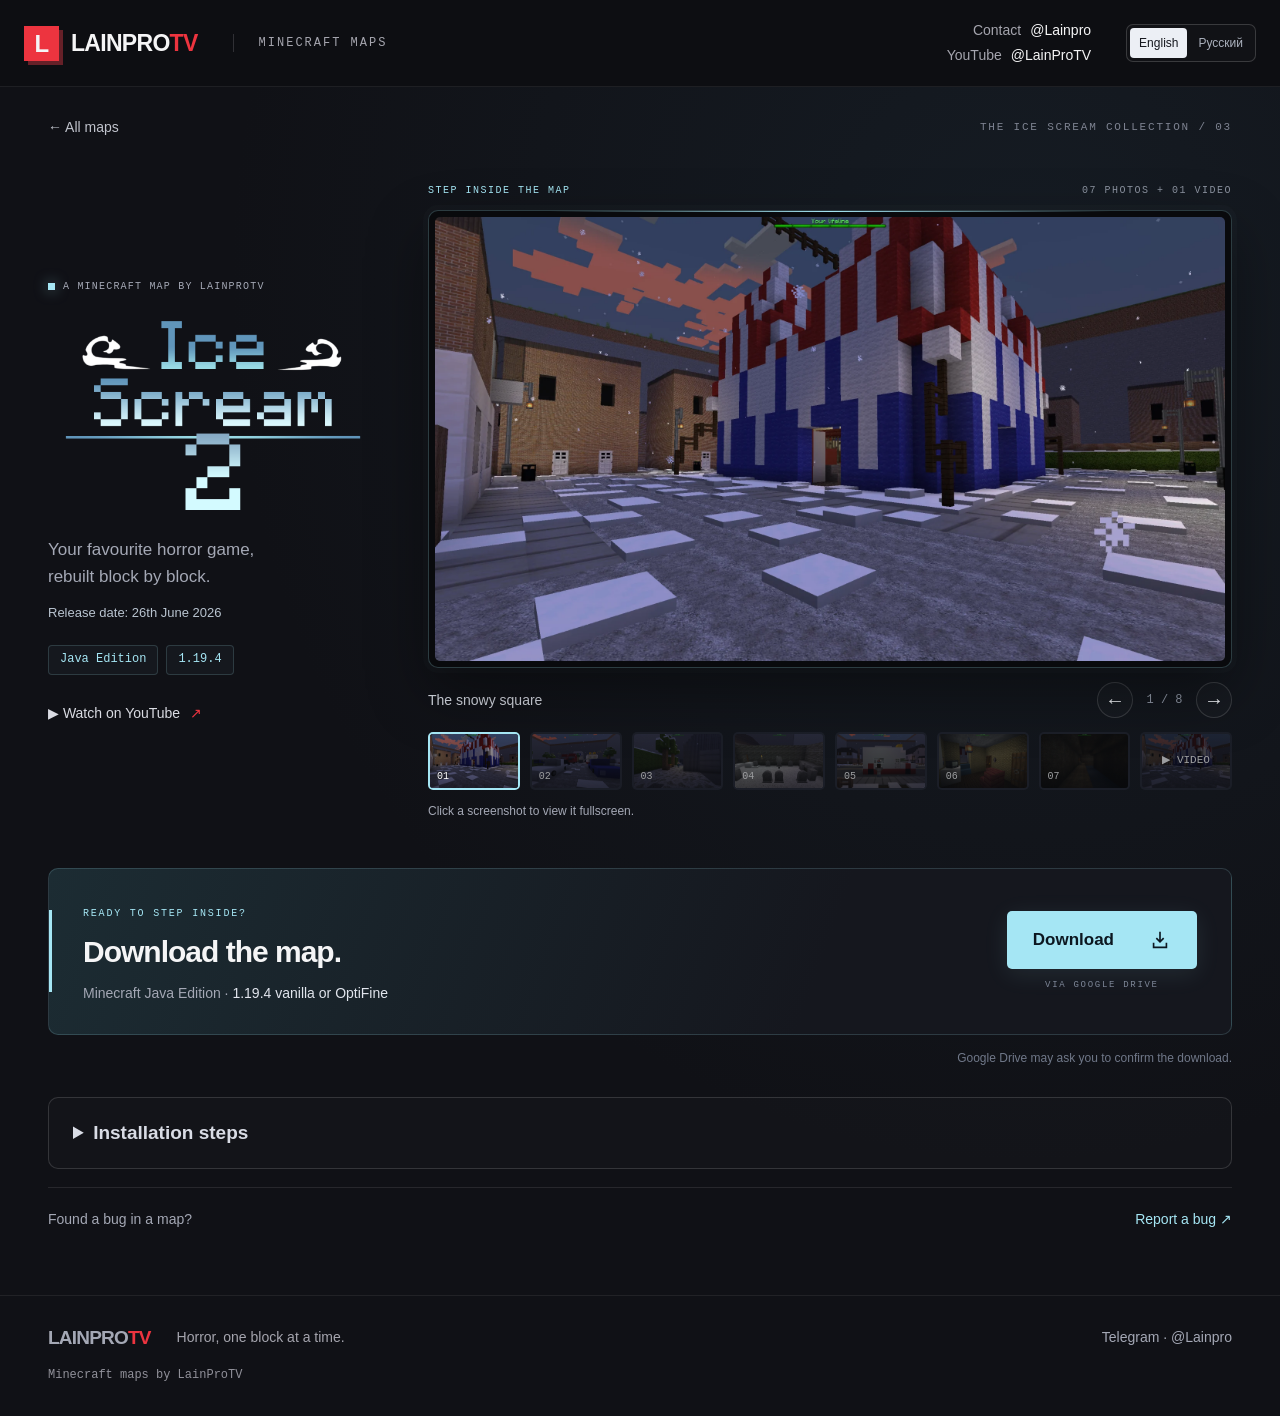
<file: ice-scream-2/index.html>
<!doctype html><html lang="en"><head><script src="../language.js?v=3" defer></script><meta charset="utf-8"><meta name="viewport" content="width=device-width,initial-scale=1"><title>Ice Scream 2 — LainProTV Minecraft Maps</title><meta name="description" content="Explore seven screenshots, watch LainProTV’s video and download Ice Scream 2 for Minecraft Java Edition 1.19.4."><meta name="theme-color" content="#101116"><link rel="stylesheet" href="../styles.css?v=languages1"><link rel="stylesheet" href="../project.css"><script src="../gallery.js" defer></script><link rel="stylesheet" href="../features.css?v=1"><script src="../features.js?v=1" defer></script></head><body class="project-page help-project"><a class="skip" href="#project">Skip to project</a><header class="topbar"><a class="brand" href="../" aria-label="LainProTV home"><span class="brand-mark">L</span><span>LAINPRO<span class="brand-tv">TV</span></span></a><span class="topbar-label">MINECRAFT MAPS</span><div class="contact-links"><a class="contact" href="https://t.me/Lainpro" target="_blank" rel="noopener noreferrer">Contact <span>@Lainpro</span></a><a class="contact youtube" href="https://www.youtube.com/@LainProTV" target="_blank" rel="noopener noreferrer" aria-label="LainProTV YouTube channel">YouTube <span>@LainProTV</span></a></div></header>
<main id="project" class="project-main"><div class="project-breadcrumb"><a class="back-link" href="../#ice-scream">← All maps</a><span>THE ICE SCREAM COLLECTION / 03</span></div>
<div class="project-layout"><div class="project-title"><p class="project-kicker"><span></span> A MINECRAFT MAP BY LAINPROTV</p><h1 class="project-logo"><img src="../assets/ice-scream-2/logo.png" alt="Ice Scream 2" width="1080" height="1080"></h1><p class="project-description">Your favourite horror game,<br>rebuilt block by block.<span class="project-release">Release date: 26th June 2026</span></p><div class="project-tags"><span>Java Edition</span><span>1.19.4</span></div><a class="watch-link" href="https://www.youtube.com/watch?v=3Y44_Ie7fbo" target="_blank" rel="noopener noreferrer">▶ Watch on YouTube <span>↗</span></a></div>
<section class="gallery gallery-many" data-video-id="3Y44_Ie7fbo" data-video-title="Ice Scream 2 · LainProTV" style="--gallery-items:8" aria-label="Ice Scream 2 screenshots and video" aria-roledescription="carousel" tabindex="0"><div class="gallery-heading"><span>STEP INSIDE THE MAP</span><span>07 PHOTOS + 01 VIDEO</span></div><div class="gallery-stage"><div class="gallery-slides"><figure class="gallery-slide" data-caption="The snowy square"><img src="../assets/ice-scream-2/1.webp" alt="Red, white and blue building in a snowy square" width="2048" height="1152" fetchpriority="high"></figure><figure class="gallery-slide" data-caption="The car park"><img src="../assets/ice-scream-2/2.webp" alt="Snowy car park with cars, buses and an ice cream van" width="2048" height="1152" loading="lazy"></figure><figure class="gallery-slide" data-caption="Rod in the snowy yard"><img src="../assets/ice-scream-2/3.webp" alt="Rod standing beside a metal building and snow-covered trees" width="2048" height="1152" loading="lazy"></figure><figure class="gallery-slide" data-caption="The cemetery"><img src="../assets/ice-scream-2/4.webp" alt="Snow-covered cemetery with gravestones" width="2048" height="1152" loading="lazy"></figure><figure class="gallery-slide" data-caption="The ice cream van"><img src="../assets/ice-scream-2/5.webp" alt="Rod serving ice cream from his van on a snowy street" width="2048" height="1152" loading="lazy"></figure><figure class="gallery-slide" data-caption="Inside the house"><img src="../assets/ice-scream-2/6.webp" alt="Living room with a television, chairs and patterned wallpaper" width="2048" height="1152" loading="lazy"></figure><figure class="gallery-slide" data-caption="The underground passage"><img src="../assets/ice-scream-2/7.webp" alt="Dark brick tunnel with a water channel" width="2048" height="1152" loading="lazy"></figure><figure class="gallery-slide video-slide" data-caption="Ice Scream 2 · Video by LainProTV"><div class="video-cover"><img src="../assets/ice-scream-2/1.webp" alt="" width="2048" height="1152" loading="lazy"><div class="video-cover-content"><span class="video-kicker">LAINPROTV · YOUTUBE</span><button type="button" class="play-video" aria-label="Play Ice Scream 2 video"><span class="play-icon">▶</span><span>Watch the video</span></button></div></div><div class="video-player" hidden></div></figure></div></div><div class="gallery-caption"><p class="gallery-label">The snowy square</p><div class="gallery-navigation"><button type="button" class="gallery-arrow prev" aria-label="Previous gallery item">←</button><p class="gallery-count" aria-live="polite" aria-atomic="true">1 / 8</p><button type="button" class="gallery-arrow next" aria-label="Next gallery item">→</button></div></div><div class="gallery-controls"><div class="gallery-dots" aria-label="Choose a screenshot or video"><button type="button" class="gallery-dot" aria-label="Show the snowy square screenshot" aria-pressed="true"><img src="../assets/ice-scream-2/1.webp" alt="" loading="lazy"><span>01</span></button><button type="button" class="gallery-dot" aria-label="Show the car park screenshot" aria-pressed="false"><img src="../assets/ice-scream-2/2.webp" alt="" loading="lazy"><span>02</span></button><button type="button" class="gallery-dot" aria-label="Show rod in the snowy yard screenshot" aria-pressed="false"><img src="../assets/ice-scream-2/3.webp" alt="" loading="lazy"><span>03</span></button><button type="button" class="gallery-dot" aria-label="Show the cemetery screenshot" aria-pressed="false"><img src="../assets/ice-scream-2/4.webp" alt="" loading="lazy"><span>04</span></button><button type="button" class="gallery-dot" aria-label="Show the ice cream van screenshot" aria-pressed="false"><img src="../assets/ice-scream-2/5.webp" alt="" loading="lazy"><span>05</span></button><button type="button" class="gallery-dot" aria-label="Show inside the house screenshot" aria-pressed="false"><img src="../assets/ice-scream-2/6.webp" alt="" loading="lazy"><span>06</span></button><button type="button" class="gallery-dot" aria-label="Show the underground passage screenshot" aria-pressed="false"><img src="../assets/ice-scream-2/7.webp" alt="" loading="lazy"><span>07</span></button><button type="button" class="gallery-dot video-thumb" aria-label="Show project video" aria-pressed="false"><img src="../assets/ice-scream-2/1.webp" alt="" loading="lazy"><span>▶ VIDEO</span></button></div></div></section></div>
<div class="project-download"><div class="download-details"><span class="download-kicker">READY TO STEP INSIDE?</span><h2>Download the map.</h2><p>Minecraft Java Edition · <strong>1.19.4 vanilla or OptiFine</strong></p></div><div class="download-action"><a class="project-download-button" href="https://drive.google.com/uc?export=download&amp;id=1KSjwV3SZxziCXyUtE-xCM1NBRCuSElL-">Download <svg viewBox="0 0 24 24" aria-hidden="true"><path d="M12 3v11m-4-4 4 4 4-4M5 15v5h14v-5"/></svg></a><span>VIA GOOGLE DRIVE</span></div></div><p class="project-note">Google Drive may ask you to confirm the download.</p><details class="installation-guide"><summary>Installation steps</summary><div class="installation-body"><ol><li><p>Download the ZIP or RAR archive.</p></li><li><p>Extract the ZIP or RAR archive.</p></li><li><p>Move the extracted world folder (named after the map or ending in “save”) into the “saves” folder inside your Minecraft game folder. The world folder should contain “level.dat”.</p><p>Move the file or folder ending in “resourcepack” or “pack” into the “resourcepacks” folder inside your Minecraft game folder.</p></li><li><p>Open Minecraft, go to Options → Resource Packs, and enable the resource pack you just installed.</p></li><li><p>Now you can play and enjoy the map :)</p></li></ol><p class="installation-note">Use the Minecraft version listed for the map and the game folder selected in your launcher.</p></div></details><aside class="bug-report"><p>Found a bug in a map?</p><a href="https://t.me/Lainpro" target="_blank" rel="noopener noreferrer">Report a bug <span aria-hidden="true">↗</span></a></aside></main><footer><a class="footer-brand" href="../">LAINPRO<span>TV</span></a><p>Horror, one block at a time.</p><a href="https://t.me/Lainpro" target="_blank" rel="noopener noreferrer">Telegram · @Lainpro</a><span class="footer-credit">Minecraft maps by LainProTV</span></footer></body></html>
</file>
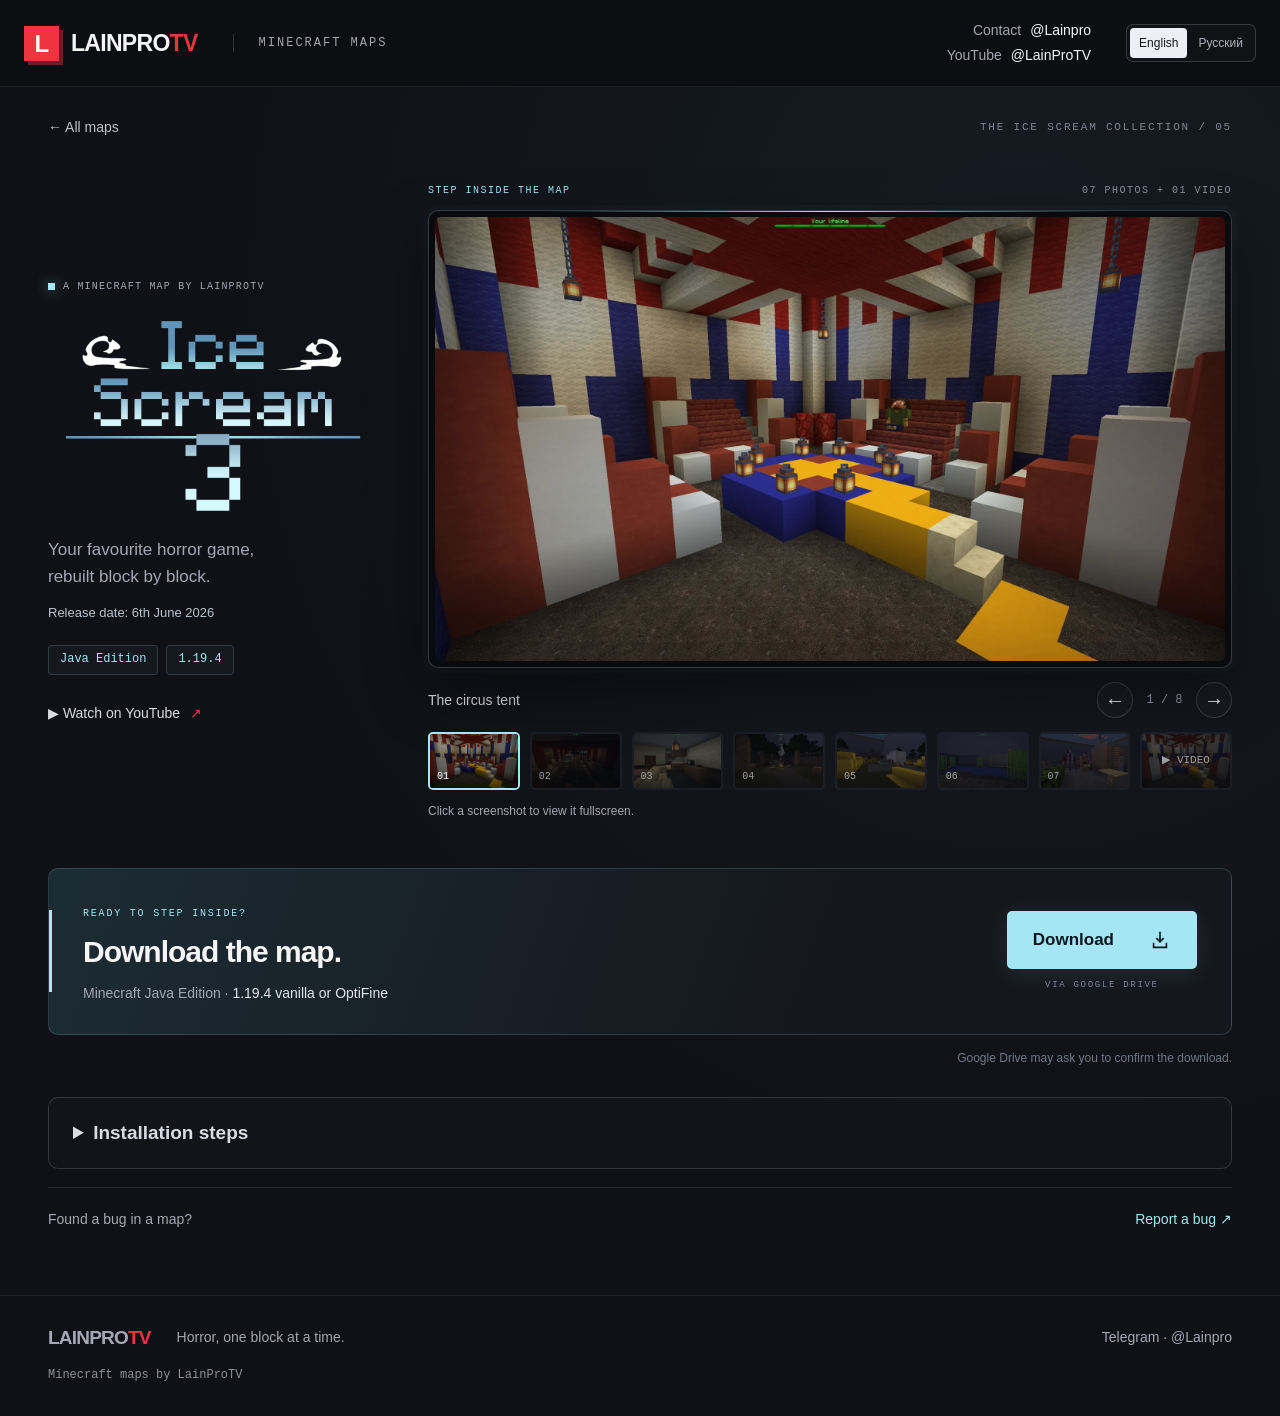
<file: ice-scream-3/index.html>
<!doctype html><html lang="en"><head><script src="../language.js?v=3" defer></script><meta charset="utf-8"><meta name="viewport" content="width=device-width,initial-scale=1"><title>Ice Scream 3 — LainProTV Minecraft Maps</title><meta name="description" content="Explore seven screenshots, watch LainProTV’s video and download Ice Scream 3 for Minecraft Java Edition 1.19.4."><meta name="theme-color" content="#101116"><link rel="stylesheet" href="../styles.css?v=languages1"><link rel="stylesheet" href="../project.css"><script src="../gallery.js" defer></script><link rel="stylesheet" href="../features.css?v=1"><script src="../features.js?v=1" defer></script></head><body class="project-page help-project"><a class="skip" href="#project">Skip to project</a><header class="topbar"><a class="brand" href="../" aria-label="LainProTV home"><span class="brand-mark">L</span><span>LAINPRO<span class="brand-tv">TV</span></span></a><span class="topbar-label">MINECRAFT MAPS</span><div class="contact-links"><a class="contact" href="https://t.me/Lainpro" target="_blank" rel="noopener noreferrer">Contact <span>@Lainpro</span></a><a class="contact youtube" href="https://www.youtube.com/@LainProTV" target="_blank" rel="noopener noreferrer" aria-label="LainProTV YouTube channel">YouTube <span>@LainProTV</span></a></div></header>
<main id="project" class="project-main"><div class="project-breadcrumb"><a class="back-link" href="../#ice-scream">← All maps</a><span>THE ICE SCREAM COLLECTION / 05</span></div>
<div class="project-layout"><div class="project-title"><p class="project-kicker"><span></span> A MINECRAFT MAP BY LAINPROTV</p><h1 class="project-logo"><img src="../assets/ice-scream-3/logo.png" alt="Ice Scream 3" width="1080" height="1080"></h1><p class="project-description">Your favourite horror game,<br>rebuilt block by block.<span class="project-release">Release date: 6th June 2026</span></p><div class="project-tags"><span>Java Edition</span><span>1.19.4</span></div><a class="watch-link" href="https://www.youtube.com/watch?v=DM4PvB6ZYb8" target="_blank" rel="noopener noreferrer">▶ Watch on YouTube <span>↗</span></a></div>
<section class="gallery gallery-many" data-video-id="DM4PvB6ZYb8" data-video-title="Ice Scream 3 · LainProTV" style="--gallery-items:8" aria-label="Ice Scream 3 screenshots and video" aria-roledescription="carousel" tabindex="0"><div class="gallery-heading"><span>STEP INSIDE THE MAP</span><span>07 PHOTOS + 01 VIDEO</span></div><div class="gallery-stage"><div class="gallery-slides"><figure class="gallery-slide" data-caption="The circus tent"><img src="../assets/ice-scream-3/1.webp" alt="Red, white and blue circus tent with lanterns and colourful seating" width="2048" height="1152" fetchpriority="high"></figure><figure class="gallery-slide" data-caption="The railway station"><img src="../assets/ice-scream-3/2.webp" alt="Dark brick railway station with tracks and a train" width="2048" height="1152" loading="lazy"></figure><figure class="gallery-slide" data-caption="Inside the kitchen"><img src="../assets/ice-scream-3/3.webp" alt="Kitchen with patterned wallpaper, wooden counters and a hanging lantern" width="2048" height="1152" loading="lazy"></figure><figure class="gallery-slide" data-caption="The campfire"><img src="../assets/ice-scream-3/4.webp" alt="Campfire surrounded by trees and log seats" width="2048" height="1152" loading="lazy"></figure><figure class="gallery-slide" data-caption="The campsite"><img src="../assets/ice-scream-3/5.webp" alt="Campsite with yellow tents and a small white building" width="2048" height="1152" loading="lazy"></figure><figure class="gallery-slide" data-caption="The pond"><img src="../assets/ice-scream-3/6.webp" alt="Pond bordered by tall green reeds" width="2048" height="1152" loading="lazy"></figure><figure class="gallery-slide" data-caption="The rooftop"><img src="../assets/ice-scream-3/7.webp" alt="Rooftop with a ladder and a brick building overlooking the circus" width="2048" height="1152" loading="lazy"></figure><figure class="gallery-slide video-slide" data-caption="Ice Scream 3 · Video by LainProTV"><div class="video-cover"><img src="../assets/ice-scream-3/1.webp" alt="" width="2048" height="1152" loading="lazy"><div class="video-cover-content"><span class="video-kicker">LAINPROTV · YOUTUBE</span><button type="button" class="play-video" aria-label="Play Ice Scream 3 video"><span class="play-icon">▶</span><span>Watch the video</span></button></div></div><div class="video-player" hidden></div></figure></div></div><div class="gallery-caption"><p class="gallery-label">The circus tent</p><div class="gallery-navigation"><button type="button" class="gallery-arrow prev" aria-label="Previous gallery item">←</button><p class="gallery-count" aria-live="polite" aria-atomic="true">1 / 8</p><button type="button" class="gallery-arrow next" aria-label="Next gallery item">→</button></div></div><div class="gallery-controls"><div class="gallery-dots" aria-label="Choose a screenshot or video"><button type="button" class="gallery-dot" aria-label="Show the circus tent screenshot" aria-pressed="true"><img src="../assets/ice-scream-3/1.webp" alt="" loading="lazy"><span>01</span></button><button type="button" class="gallery-dot" aria-label="Show the railway station screenshot" aria-pressed="false"><img src="../assets/ice-scream-3/2.webp" alt="" loading="lazy"><span>02</span></button><button type="button" class="gallery-dot" aria-label="Show inside the kitchen screenshot" aria-pressed="false"><img src="../assets/ice-scream-3/3.webp" alt="" loading="lazy"><span>03</span></button><button type="button" class="gallery-dot" aria-label="Show the campfire screenshot" aria-pressed="false"><img src="../assets/ice-scream-3/4.webp" alt="" loading="lazy"><span>04</span></button><button type="button" class="gallery-dot" aria-label="Show the campsite screenshot" aria-pressed="false"><img src="../assets/ice-scream-3/5.webp" alt="" loading="lazy"><span>05</span></button><button type="button" class="gallery-dot" aria-label="Show the pond screenshot" aria-pressed="false"><img src="../assets/ice-scream-3/6.webp" alt="" loading="lazy"><span>06</span></button><button type="button" class="gallery-dot" aria-label="Show the rooftop screenshot" aria-pressed="false"><img src="../assets/ice-scream-3/7.webp" alt="" loading="lazy"><span>07</span></button><button type="button" class="gallery-dot video-thumb" aria-label="Show project video" aria-pressed="false"><img src="../assets/ice-scream-3/1.webp" alt="" loading="lazy"><span>▶ VIDEO</span></button></div></div></section></div>
<div class="project-download"><div class="download-details"><span class="download-kicker">READY TO STEP INSIDE?</span><h2>Download the map.</h2><p>Minecraft Java Edition · <strong>1.19.4 vanilla or OptiFine</strong></p></div><div class="download-action"><a class="project-download-button" href="https://drive.google.com/uc?export=download&amp;id=1IcvrAbBjNMzmJVx2y_B5sz2Y1f0FmljF">Download <svg viewBox="0 0 24 24" aria-hidden="true"><path d="M12 3v11m-4-4 4 4 4-4M5 15v5h14v-5"/></svg></a><span>VIA GOOGLE DRIVE</span></div></div><p class="project-note">Google Drive may ask you to confirm the download.</p><details class="installation-guide"><summary>Installation steps</summary><div class="installation-body"><ol><li><p>Download the ZIP or RAR archive.</p></li><li><p>Extract the ZIP or RAR archive.</p></li><li><p>Move the extracted world folder (named after the map or ending in “save”) into the “saves” folder inside your Minecraft game folder. The world folder should contain “level.dat”.</p><p>Move the file or folder ending in “resourcepack” or “pack” into the “resourcepacks” folder inside your Minecraft game folder.</p></li><li><p>Open Minecraft, go to Options → Resource Packs, and enable the resource pack you just installed.</p></li><li><p>Now you can play and enjoy the map :)</p></li></ol><p class="installation-note">Use the Minecraft version listed for the map and the game folder selected in your launcher.</p></div></details><aside class="bug-report"><p>Found a bug in a map?</p><a href="https://t.me/Lainpro" target="_blank" rel="noopener noreferrer">Report a bug <span aria-hidden="true">↗</span></a></aside></main><footer><a class="footer-brand" href="../">LAINPRO<span>TV</span></a><p>Horror, one block at a time.</p><a href="https://t.me/Lainpro" target="_blank" rel="noopener noreferrer">Telegram · @Lainpro</a><span class="footer-credit">Minecraft maps by LainProTV</span></footer></body></html>
</file>
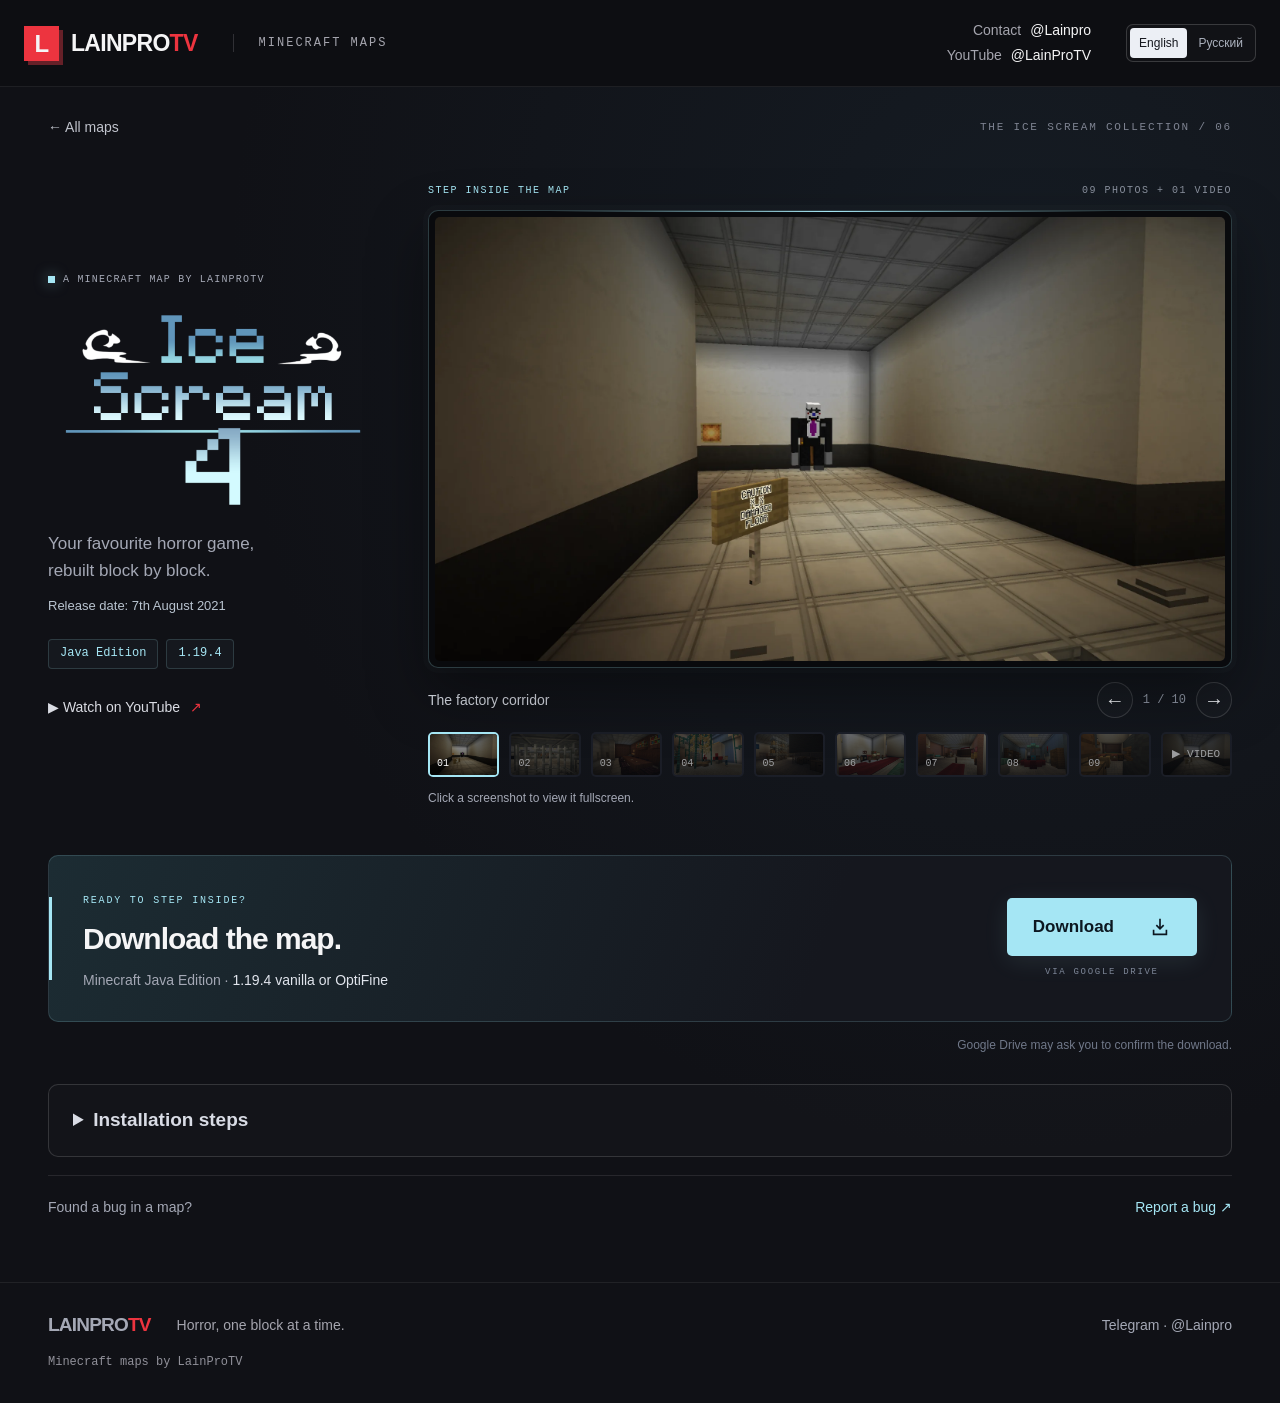
<file: ice-scream-4/index.html>
<!doctype html><html lang="en"><head><script src="../language.js?v=3" defer></script><meta charset="utf-8"><meta name="viewport" content="width=device-width,initial-scale=1"><title>Ice Scream 4 — LainProTV Minecraft Maps</title><meta name="description" content="Explore nine screenshots, watch LainProTV’s video and download Ice Scream 4 for Minecraft Java Edition 1.19.4."><meta name="theme-color" content="#101116"><link rel="stylesheet" href="../styles.css?v=languages1"><link rel="stylesheet" href="../project.css"><script src="../gallery.js" defer></script><link rel="stylesheet" href="../features.css?v=1"><script src="../features.js?v=1" defer></script></head><body class="project-page help-project"><a class="skip" href="#project">Skip to project</a><header class="topbar"><a class="brand" href="../" aria-label="LainProTV home"><span class="brand-mark">L</span><span>LAINPRO<span class="brand-tv">TV</span></span></a><span class="topbar-label">MINECRAFT MAPS</span><div class="contact-links"><a class="contact" href="https://t.me/Lainpro" target="_blank" rel="noopener noreferrer">Contact <span>@Lainpro</span></a><a class="contact youtube" href="https://www.youtube.com/@LainProTV" target="_blank" rel="noopener noreferrer" aria-label="LainProTV YouTube channel">YouTube <span>@LainProTV</span></a></div></header>
<main id="project" class="project-main"><div class="project-breadcrumb"><a class="back-link" href="../#ice-scream">← All maps</a><span>THE ICE SCREAM COLLECTION / 06</span></div>
<div class="project-layout"><div class="project-title"><p class="project-kicker"><span></span> A MINECRAFT MAP BY LAINPROTV</p><h1 class="project-logo"><img src="../assets/ice-scream-4/logo.png" alt="Ice Scream 4" width="1080" height="1080"></h1><p class="project-description">Your favourite horror game,<br>rebuilt block by block.<span class="project-release">Release date: 7th August 2021</span></p><div class="project-tags"><span>Java Edition</span><span>1.19.4</span></div><a class="watch-link" href="https://www.youtube.com/watch?v=DIQb4ECLBqA&amp;t=1s" target="_blank" rel="noopener noreferrer">▶ Watch on YouTube <span>↗</span></a></div>
<section class="gallery gallery-many" data-video-id="DIQb4ECLBqA" data-video-title="Ice Scream 4 · LainProTV" style="--gallery-items:10" aria-label="Ice Scream 4 screenshots and video" aria-roledescription="carousel" tabindex="0"><div class="gallery-heading"><span>STEP INSIDE THE MAP</span><span>09 PHOTOS + 01 VIDEO</span></div><div class="gallery-stage"><div class="gallery-slides"><figure class="gallery-slide" data-caption="The factory corridor"><img src="../assets/ice-scream-4/1.webp" alt="Factory corridor with a suited character at the far end" width="2048" height="1152" fetchpriority="high"></figure><figure class="gallery-slide" data-caption="The holding cells"><img src="../assets/ice-scream-4/2.webp" alt="Factory holding cells behind iron bars" width="2048" height="1152" loading="lazy"></figure><figure class="gallery-slide" data-caption="The meeting room"><img src="../assets/ice-scream-4/3.webp" alt="Wooden meeting table beneath shelves of books" width="2048" height="1152" loading="lazy"></figure><figure class="gallery-slide" data-caption="The machinery hall"><img src="../assets/ice-scream-4/4.webp" alt="Tall factory machinery with green and yellow pipes" width="2048" height="1152" loading="lazy"></figure><figure class="gallery-slide" data-caption="The storage room"><img src="../assets/ice-scream-4/5.webp" alt="Storage shelves behind iron bars and factory equipment" width="2048" height="1152" loading="lazy"></figure><figure class="gallery-slide" data-caption="The main lobby"><img src="../assets/ice-scream-4/6.webp" alt="Factory lobby with a red carpet and display table" width="2048" height="1152" loading="lazy"></figure><figure class="gallery-slide" data-caption="The factory entrance"><img src="../assets/ice-scream-4/7.webp" alt="Brick factory entrance with crates, seats and a red carpet" width="2048" height="1152" loading="lazy"></figure><figure class="gallery-slide" data-caption="The workshop"><img src="../assets/ice-scream-4/8.webp" alt="Workshop with wooden crates and a central machine" width="2048" height="1152" loading="lazy"></figure><figure class="gallery-slide" data-caption="The back room"><img src="../assets/ice-scream-4/9.webp" alt="Small back room with wooden counters and storage chests" width="2048" height="1152" loading="lazy"></figure><figure class="gallery-slide video-slide" data-caption="Ice Scream 4 · Video by LainProTV"><div class="video-cover"><img src="../assets/ice-scream-4/1.webp" alt="" width="2048" height="1152" loading="lazy"><div class="video-cover-content"><span class="video-kicker">LAINPROTV · YOUTUBE</span><button type="button" class="play-video" aria-label="Play Ice Scream 4 video"><span class="play-icon">▶</span><span>Watch the video</span></button></div></div><div class="video-player" hidden></div></figure></div></div><div class="gallery-caption"><p class="gallery-label">The factory corridor</p><div class="gallery-navigation"><button type="button" class="gallery-arrow prev" aria-label="Previous gallery item">←</button><p class="gallery-count" aria-live="polite" aria-atomic="true">1 / 10</p><button type="button" class="gallery-arrow next" aria-label="Next gallery item">→</button></div></div><div class="gallery-controls"><div class="gallery-dots" aria-label="Choose a screenshot or video"><button type="button" class="gallery-dot" aria-label="Show the factory corridor screenshot" aria-pressed="true"><img src="../assets/ice-scream-4/1.webp" alt="" loading="lazy"><span>01</span></button><button type="button" class="gallery-dot" aria-label="Show the holding cells screenshot" aria-pressed="false"><img src="../assets/ice-scream-4/2.webp" alt="" loading="lazy"><span>02</span></button><button type="button" class="gallery-dot" aria-label="Show the meeting room screenshot" aria-pressed="false"><img src="../assets/ice-scream-4/3.webp" alt="" loading="lazy"><span>03</span></button><button type="button" class="gallery-dot" aria-label="Show the machinery hall screenshot" aria-pressed="false"><img src="../assets/ice-scream-4/4.webp" alt="" loading="lazy"><span>04</span></button><button type="button" class="gallery-dot" aria-label="Show the storage room screenshot" aria-pressed="false"><img src="../assets/ice-scream-4/5.webp" alt="" loading="lazy"><span>05</span></button><button type="button" class="gallery-dot" aria-label="Show the main lobby screenshot" aria-pressed="false"><img src="../assets/ice-scream-4/6.webp" alt="" loading="lazy"><span>06</span></button><button type="button" class="gallery-dot" aria-label="Show the factory entrance screenshot" aria-pressed="false"><img src="../assets/ice-scream-4/7.webp" alt="" loading="lazy"><span>07</span></button><button type="button" class="gallery-dot" aria-label="Show the workshop screenshot" aria-pressed="false"><img src="../assets/ice-scream-4/8.webp" alt="" loading="lazy"><span>08</span></button><button type="button" class="gallery-dot" aria-label="Show the back room screenshot" aria-pressed="false"><img src="../assets/ice-scream-4/9.webp" alt="" loading="lazy"><span>09</span></button><button type="button" class="gallery-dot video-thumb" aria-label="Show project video" aria-pressed="false"><img src="../assets/ice-scream-4/1.webp" alt="" loading="lazy"><span>▶ VIDEO</span></button></div></div></section></div>
<div class="project-download"><div class="download-details"><span class="download-kicker">READY TO STEP INSIDE?</span><h2>Download the map.</h2><p>Minecraft Java Edition · <strong>1.19.4 vanilla or OptiFine</strong></p></div><div class="download-action"><a class="project-download-button" href="https://drive.google.com/uc?export=download&amp;id=1eiEyrfGefuqV7Sttz80BlFv5CgVBN8ye">Download <svg viewBox="0 0 24 24" aria-hidden="true"><path d="M12 3v11m-4-4 4 4 4-4M5 15v5h14v-5"/></svg></a><span>VIA GOOGLE DRIVE</span></div></div><p class="project-note">Google Drive may ask you to confirm the download.</p><details class="installation-guide"><summary>Installation steps</summary><div class="installation-body"><ol><li><p>Download the ZIP or RAR archive.</p></li><li><p>Extract the ZIP or RAR archive.</p></li><li><p>Move the extracted world folder (named after the map or ending in “save”) into the “saves” folder inside your Minecraft game folder. The world folder should contain “level.dat”.</p><p>Move the file or folder ending in “resourcepack” or “pack” into the “resourcepacks” folder inside your Minecraft game folder.</p></li><li><p>Open Minecraft, go to Options → Resource Packs, and enable the resource pack you just installed.</p></li><li><p>Now you can play and enjoy the map :)</p></li></ol><p class="installation-note">Use the Minecraft version listed for the map and the game folder selected in your launcher.</p></div></details><aside class="bug-report"><p>Found a bug in a map?</p><a href="https://t.me/Lainpro" target="_blank" rel="noopener noreferrer">Report a bug <span aria-hidden="true">↗</span></a></aside></main><footer><a class="footer-brand" href="../">LAINPRO<span>TV</span></a><p>Horror, one block at a time.</p><a href="https://t.me/Lainpro" target="_blank" rel="noopener noreferrer">Telegram · @Lainpro</a><span class="footer-credit">Minecraft maps by LainProTV</span></footer></body></html>
</file>
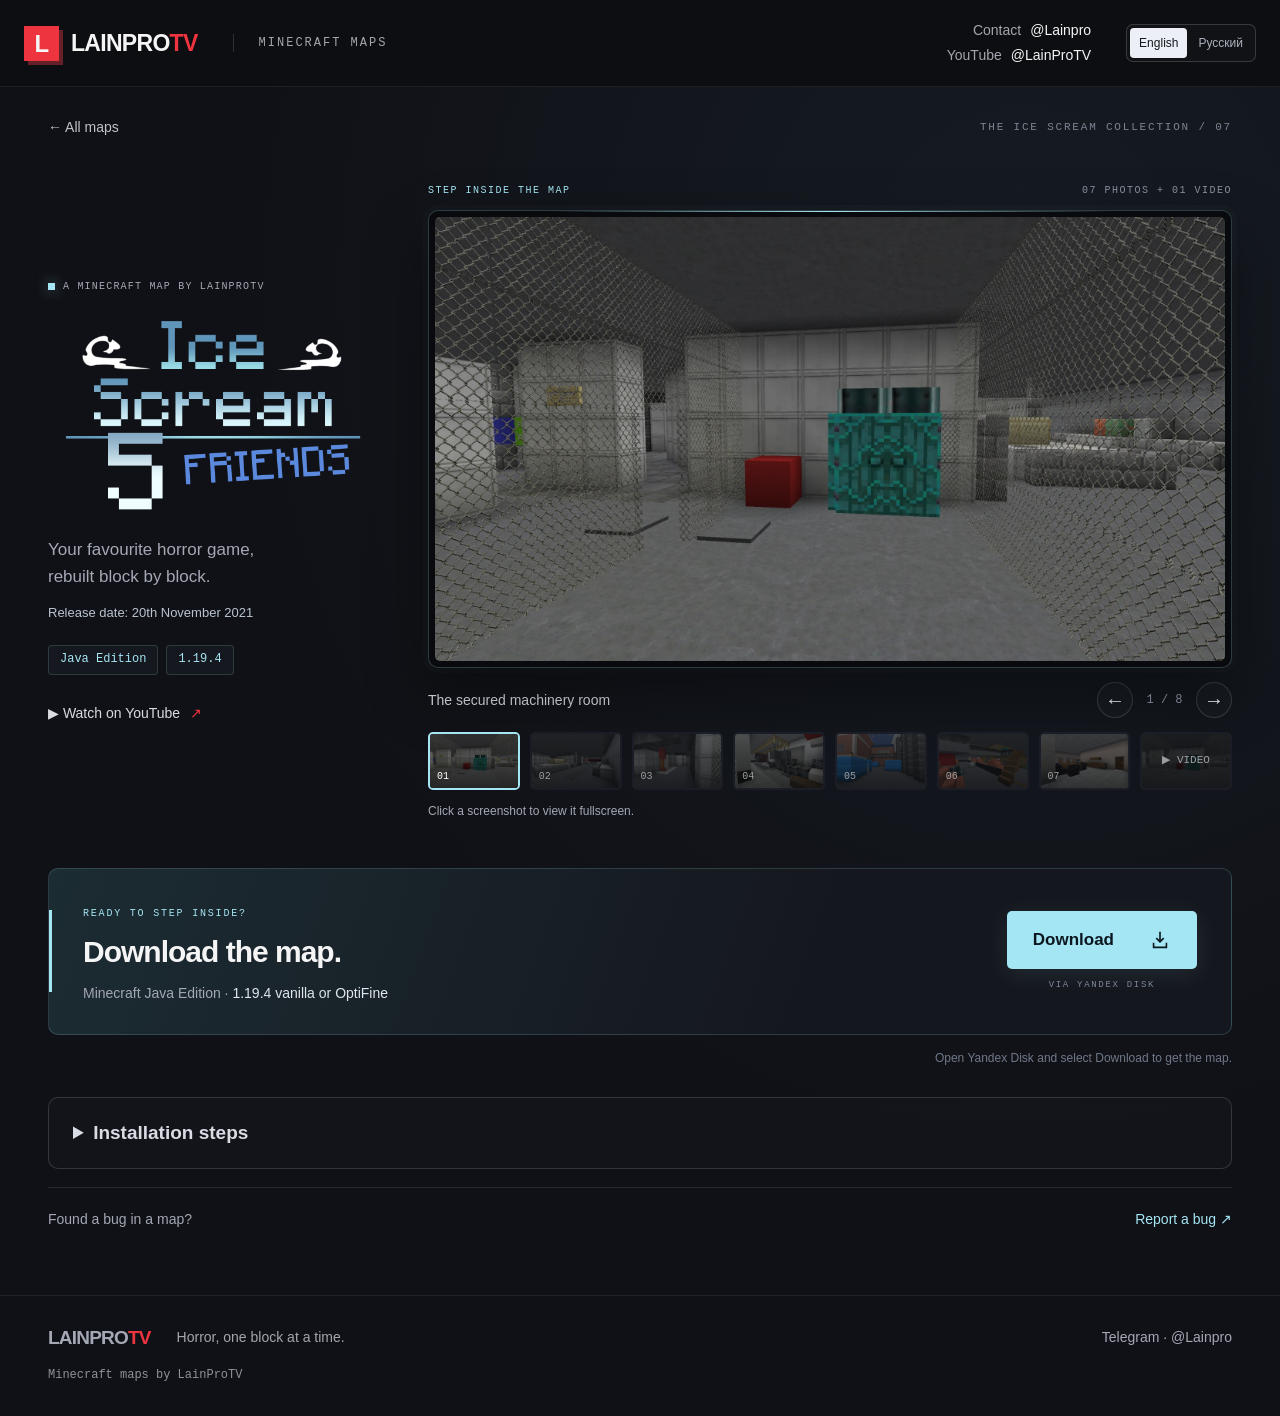
<file: ice-scream-5/index.html>
<!doctype html><html lang="en"><head><script src="../language.js?v=3" defer></script><meta charset="utf-8"><meta name="viewport" content="width=device-width,initial-scale=1"><title>Ice Scream 5 — LainProTV Minecraft Maps</title><meta name="description" content="Explore seven screenshots, watch LainProTV’s video and download Ice Scream 5 for Minecraft Java Edition 1.19.4."><meta name="theme-color" content="#101116"><link rel="stylesheet" href="../styles.css?v=languages1"><link rel="stylesheet" href="../project.css"><script src="../gallery.js" defer></script><link rel="stylesheet" href="../features.css?v=1"><script src="../features.js?v=1" defer></script></head><body class="project-page help-project"><a class="skip" href="#project">Skip to project</a><header class="topbar"><a class="brand" href="../" aria-label="LainProTV home"><span class="brand-mark">L</span><span>LAINPRO<span class="brand-tv">TV</span></span></a><span class="topbar-label">MINECRAFT MAPS</span><div class="contact-links"><a class="contact" href="https://t.me/Lainpro" target="_blank" rel="noopener noreferrer">Contact <span>@Lainpro</span></a><a class="contact youtube" href="https://www.youtube.com/@LainProTV" target="_blank" rel="noopener noreferrer" aria-label="LainProTV YouTube channel">YouTube <span>@LainProTV</span></a></div></header>
<main id="project" class="project-main"><div class="project-breadcrumb"><a class="back-link" href="../#ice-scream">← All maps</a><span>THE ICE SCREAM COLLECTION / 07</span></div>
<div class="project-layout"><div class="project-title"><p class="project-kicker"><span></span> A MINECRAFT MAP BY LAINPROTV</p><h1 class="project-logo"><img src="../assets/ice-scream-5/logo.png" alt="Ice Scream 5" width="1080" height="1080"></h1><p class="project-description">Your favourite horror game,<br>rebuilt block by block.<span class="project-release">Release date: 20th November 2021</span></p><div class="project-tags"><span>Java Edition</span><span>1.19.4</span></div><a class="watch-link" href="https://www.youtube.com/watch?v=GGy3cY9p3mk" target="_blank" rel="noopener noreferrer">▶ Watch on YouTube <span>↗</span></a></div>
<section class="gallery gallery-many" data-video-id="GGy3cY9p3mk" data-video-title="Ice Scream 5 · LainProTV" style="--gallery-items:8" aria-label="Ice Scream 5 screenshots and video" aria-roledescription="carousel" tabindex="0"><div class="gallery-heading"><span>STEP INSIDE THE MAP</span><span>07 PHOTOS + 01 VIDEO</span></div><div class="gallery-stage"><div class="gallery-slides"><figure class="gallery-slide" data-caption="The secured machinery room"><img src="../assets/ice-scream-5/1.webp" alt="Factory machinery behind a wire fence with a turquoise machine and red block" width="2048" height="1152" fetchpriority="high"></figure><figure class="gallery-slide" data-caption="The factory floor"><img src="../assets/ice-scream-5/2.webp" alt="Grey factory floor with metal equipment and low stone barriers" width="2048" height="1152" loading="lazy"></figure><figure class="gallery-slide" data-caption="The service corridor"><img src="../assets/ice-scream-5/3.webp" alt="Metal service corridor with a red and yellow column" width="2048" height="1152" loading="lazy"></figure><figure class="gallery-slide" data-caption="The recycling hall"><img src="../assets/ice-scream-5/4.webp" alt="Recycling hall with suspended equipment and piles of scrap" width="2048" height="1152" loading="lazy"></figure><figure class="gallery-slide" data-caption="The factory courtyard"><img src="../assets/ice-scream-5/5.webp" alt="Brick factory courtyard with blue structures and lanterns" width="2048" height="1152" loading="lazy"></figure><figure class="gallery-slide" data-caption="The production line"><img src="../assets/ice-scream-5/6.webp" alt="Factory production line with copper machinery and a wooden staircase" width="2048" height="1152" loading="lazy"></figure><figure class="gallery-slide" data-caption="The staff room"><img src="../assets/ice-scream-5/7.webp" alt="Staff room with wooden counters, a table and a closed door" width="2048" height="1152" loading="lazy"></figure><figure class="gallery-slide video-slide" data-caption="Ice Scream 5 · Video by LainProTV"><div class="video-cover"><img src="../assets/ice-scream-5/1.webp" alt="" width="2048" height="1152" loading="lazy"><div class="video-cover-content"><span class="video-kicker">LAINPROTV · YOUTUBE</span><button type="button" class="play-video" aria-label="Play Ice Scream 5 video"><span class="play-icon">▶</span><span>Watch the video</span></button></div></div><div class="video-player" hidden></div></figure></div></div><div class="gallery-caption"><p class="gallery-label">The secured machinery room</p><div class="gallery-navigation"><button type="button" class="gallery-arrow prev" aria-label="Previous gallery item">←</button><p class="gallery-count" aria-live="polite" aria-atomic="true">1 / 8</p><button type="button" class="gallery-arrow next" aria-label="Next gallery item">→</button></div></div><div class="gallery-controls"><div class="gallery-dots" aria-label="Choose a screenshot or video"><button type="button" class="gallery-dot" aria-label="Show the secured machinery room screenshot" aria-pressed="true"><img src="../assets/ice-scream-5/1.webp" alt="" loading="lazy"><span>01</span></button><button type="button" class="gallery-dot" aria-label="Show the factory floor screenshot" aria-pressed="false"><img src="../assets/ice-scream-5/2.webp" alt="" loading="lazy"><span>02</span></button><button type="button" class="gallery-dot" aria-label="Show the service corridor screenshot" aria-pressed="false"><img src="../assets/ice-scream-5/3.webp" alt="" loading="lazy"><span>03</span></button><button type="button" class="gallery-dot" aria-label="Show the recycling hall screenshot" aria-pressed="false"><img src="../assets/ice-scream-5/4.webp" alt="" loading="lazy"><span>04</span></button><button type="button" class="gallery-dot" aria-label="Show the factory courtyard screenshot" aria-pressed="false"><img src="../assets/ice-scream-5/5.webp" alt="" loading="lazy"><span>05</span></button><button type="button" class="gallery-dot" aria-label="Show the production line screenshot" aria-pressed="false"><img src="../assets/ice-scream-5/6.webp" alt="" loading="lazy"><span>06</span></button><button type="button" class="gallery-dot" aria-label="Show the staff room screenshot" aria-pressed="false"><img src="../assets/ice-scream-5/7.webp" alt="" loading="lazy"><span>07</span></button><button type="button" class="gallery-dot video-thumb" aria-label="Show project video" aria-pressed="false"><img src="../assets/ice-scream-5/1.webp" alt="" loading="lazy"><span>▶ VIDEO</span></button></div></div></section></div>
<div class="project-download"><div class="download-details"><span class="download-kicker">READY TO STEP INSIDE?</span><h2>Download the map.</h2><p>Minecraft Java Edition · <strong>1.19.4 vanilla or OptiFine</strong></p></div><div class="download-action"><a class="project-download-button" href="https://disk.yandex.ru/d/M7w_XmIZ_i931Q">Download <svg viewBox="0 0 24 24" aria-hidden="true"><path d="M12 3v11m-4-4 4 4 4-4M5 15v5h14v-5"/></svg></a><span>VIA YANDEX DISK</span></div></div><p class="project-note">Open Yandex Disk and select Download to get the map.</p><details class="installation-guide"><summary>Installation steps</summary><div class="installation-body"><ol><li><p>Download the ZIP or RAR archive.</p></li><li><p>Extract the ZIP or RAR archive.</p></li><li><p>Move the extracted world folder (named after the map or ending in “save”) into the “saves” folder inside your Minecraft game folder. The world folder should contain “level.dat”.</p><p>Move the file or folder ending in “resourcepack” or “pack” into the “resourcepacks” folder inside your Minecraft game folder.</p></li><li><p>Open Minecraft, go to Options → Resource Packs, and enable the resource pack you just installed.</p></li><li><p>Now you can play and enjoy the map :)</p></li></ol><p class="installation-note">Use the Minecraft version listed for the map and the game folder selected in your launcher.</p></div></details><aside class="bug-report"><p>Found a bug in a map?</p><a href="https://t.me/Lainpro" target="_blank" rel="noopener noreferrer">Report a bug <span aria-hidden="true">↗</span></a></aside></main><footer><a class="footer-brand" href="../">LAINPRO<span>TV</span></a><p>Horror, one block at a time.</p><a href="https://t.me/Lainpro" target="_blank" rel="noopener noreferrer">Telegram · @Lainpro</a><span class="footer-credit">Minecraft maps by LainProTV</span></footer></body></html>
</file>
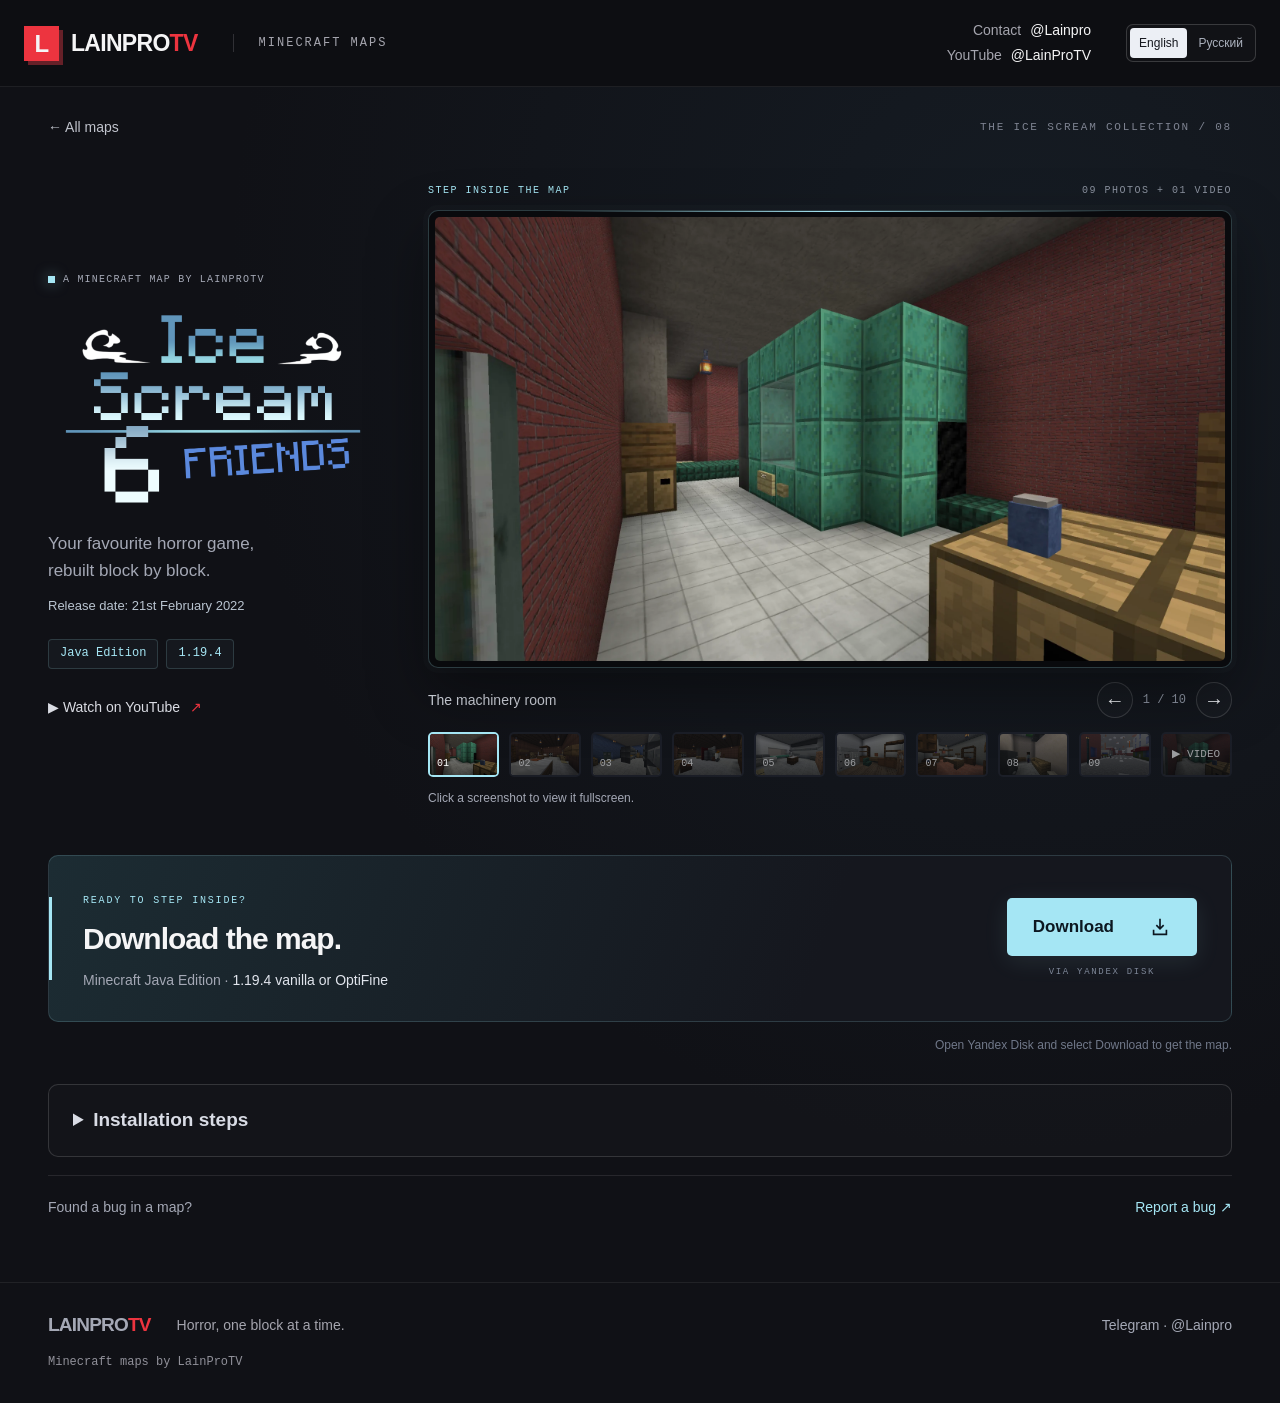
<file: ice-scream-6/index.html>
<!doctype html><html lang="en"><head><script src="../language.js?v=3" defer></script><meta charset="utf-8"><meta name="viewport" content="width=device-width,initial-scale=1"><title>Ice Scream 6 — LainProTV Minecraft Maps</title><meta name="description" content="Explore nine screenshots, watch LainProTV’s video and download Ice Scream 6 for Minecraft Java Edition 1.19.4."><meta name="theme-color" content="#101116"><link rel="stylesheet" href="../styles.css?v=languages1"><link rel="stylesheet" href="../project.css"><script src="../gallery.js" defer></script><link rel="stylesheet" href="../features.css?v=1"><script src="../features.js?v=1" defer></script></head><body class="project-page help-project"><a class="skip" href="#project">Skip to project</a><header class="topbar"><a class="brand" href="../" aria-label="LainProTV home"><span class="brand-mark">L</span><span>LAINPRO<span class="brand-tv">TV</span></span></a><span class="topbar-label">MINECRAFT MAPS</span><div class="contact-links"><a class="contact" href="https://t.me/Lainpro" target="_blank" rel="noopener noreferrer">Contact <span>@Lainpro</span></a><a class="contact youtube" href="https://www.youtube.com/@LainProTV" target="_blank" rel="noopener noreferrer" aria-label="LainProTV YouTube channel">YouTube <span>@LainProTV</span></a></div></header>
<main id="project" class="project-main"><div class="project-breadcrumb"><a class="back-link" href="../#ice-scream">← All maps</a><span>THE ICE SCREAM COLLECTION / 08</span></div>
<div class="project-layout"><div class="project-title"><p class="project-kicker"><span></span> A MINECRAFT MAP BY LAINPROTV</p><h1 class="project-logo"><img src="../assets/ice-scream-6/logo.png" alt="Ice Scream 6" width="1080" height="1080"></h1><p class="project-description">Your favourite horror game,<br>rebuilt block by block.<span class="project-release">Release date: 21st February 2022</span></p><div class="project-tags"><span>Java Edition</span><span>1.19.4</span></div><a class="watch-link" href="https://www.youtube.com/watch?v=gCpBsIPICpQ" target="_blank" rel="noopener noreferrer">▶ Watch on YouTube <span>↗</span></a></div>
<section class="gallery gallery-many" data-video-id="gCpBsIPICpQ" data-video-title="Ice Scream 6 · LainProTV" style="--gallery-items:10" aria-label="Ice Scream 6 screenshots and video" aria-roledescription="carousel" tabindex="0"><div class="gallery-heading"><span>STEP INSIDE THE MAP</span><span>09 PHOTOS + 01 VIDEO</span></div><div class="gallery-stage"><div class="gallery-slides"><figure class="gallery-slide" data-caption="The machinery room"><img src="../assets/ice-scream-6/1.webp" alt="Brick factory room with a turquoise machine and wooden crates" width="2048" height="1152" fetchpriority="high"></figure><figure class="gallery-slide" data-caption="The staff quarters"><img src="../assets/ice-scream-6/2.webp" alt="Wood-panelled staff quarters with beds, counters and hanging lanterns" width="2048" height="1152" loading="lazy"></figure><figure class="gallery-slide" data-caption="The storeroom"><img src="../assets/ice-scream-6/3.webp" alt="Blue storeroom with metal shelves, boxes and double doors" width="2048" height="1152" loading="lazy"></figure><figure class="gallery-slide" data-caption="The furnace room"><img src="../assets/ice-scream-6/4.webp" alt="Wood-panelled furnace room with a character beside stone machinery" width="2048" height="1152" loading="lazy"></figure><figure class="gallery-slide" data-caption="The kitchen"><img src="../assets/ice-scream-6/5.webp" alt="White tiled kitchen with counters and a central preparation table" width="2048" height="1152" loading="lazy"></figure><figure class="gallery-slide" data-caption="The security room"><img src="../assets/ice-scream-6/6.webp" alt="Security room with iron cabinets, wooden shelves and a green chair" width="2048" height="1152" loading="lazy"></figure><figure class="gallery-slide" data-caption="The preparation room"><img src="../assets/ice-scream-6/7.webp" alt="Tiled preparation room with wooden counters and shelves" width="2048" height="1152" loading="lazy"></figure><figure class="gallery-slide" data-caption="The hidden room"><img src="../assets/ice-scream-6/8.webp" alt="Small hidden room with wooden benches and a character" width="2048" height="1152" loading="lazy"></figure><figure class="gallery-slide" data-caption="The town street"><img src="../assets/ice-scream-6/9.webp" alt="Town street with colourful buildings, street lamps and characters by a vehicle" width="2048" height="1152" loading="lazy"></figure><figure class="gallery-slide video-slide" data-caption="Ice Scream 6 · Video by LainProTV"><div class="video-cover"><img src="../assets/ice-scream-6/1.webp" alt="" width="2048" height="1152" loading="lazy"><div class="video-cover-content"><span class="video-kicker">LAINPROTV · YOUTUBE</span><button type="button" class="play-video" aria-label="Play Ice Scream 6 video"><span class="play-icon">▶</span><span>Watch the video</span></button></div></div><div class="video-player" hidden></div></figure></div></div><div class="gallery-caption"><p class="gallery-label">The machinery room</p><div class="gallery-navigation"><button type="button" class="gallery-arrow prev" aria-label="Previous gallery item">←</button><p class="gallery-count" aria-live="polite" aria-atomic="true">1 / 10</p><button type="button" class="gallery-arrow next" aria-label="Next gallery item">→</button></div></div><div class="gallery-controls"><div class="gallery-dots" aria-label="Choose a screenshot or video"><button type="button" class="gallery-dot" aria-label="Show the machinery room screenshot" aria-pressed="true"><img src="../assets/ice-scream-6/1.webp" alt="" loading="lazy"><span>01</span></button><button type="button" class="gallery-dot" aria-label="Show the staff quarters screenshot" aria-pressed="false"><img src="../assets/ice-scream-6/2.webp" alt="" loading="lazy"><span>02</span></button><button type="button" class="gallery-dot" aria-label="Show the storeroom screenshot" aria-pressed="false"><img src="../assets/ice-scream-6/3.webp" alt="" loading="lazy"><span>03</span></button><button type="button" class="gallery-dot" aria-label="Show the furnace room screenshot" aria-pressed="false"><img src="../assets/ice-scream-6/4.webp" alt="" loading="lazy"><span>04</span></button><button type="button" class="gallery-dot" aria-label="Show the kitchen screenshot" aria-pressed="false"><img src="../assets/ice-scream-6/5.webp" alt="" loading="lazy"><span>05</span></button><button type="button" class="gallery-dot" aria-label="Show the security room screenshot" aria-pressed="false"><img src="../assets/ice-scream-6/6.webp" alt="" loading="lazy"><span>06</span></button><button type="button" class="gallery-dot" aria-label="Show the preparation room screenshot" aria-pressed="false"><img src="../assets/ice-scream-6/7.webp" alt="" loading="lazy"><span>07</span></button><button type="button" class="gallery-dot" aria-label="Show the hidden room screenshot" aria-pressed="false"><img src="../assets/ice-scream-6/8.webp" alt="" loading="lazy"><span>08</span></button><button type="button" class="gallery-dot" aria-label="Show the town street screenshot" aria-pressed="false"><img src="../assets/ice-scream-6/9.webp" alt="" loading="lazy"><span>09</span></button><button type="button" class="gallery-dot video-thumb" aria-label="Show project video" aria-pressed="false"><img src="../assets/ice-scream-6/1.webp" alt="" loading="lazy"><span>▶ VIDEO</span></button></div></div></section></div>
<div class="project-download"><div class="download-details"><span class="download-kicker">READY TO STEP INSIDE?</span><h2>Download the map.</h2><p>Minecraft Java Edition · <strong>1.19.4 vanilla or OptiFine</strong></p></div><div class="download-action"><a class="project-download-button" href="https://disk.yandex.ru/d/Ty7WoymwWfqHkg">Download <svg viewBox="0 0 24 24" aria-hidden="true"><path d="M12 3v11m-4-4 4 4 4-4M5 15v5h14v-5"/></svg></a><span>VIA YANDEX DISK</span></div></div><p class="project-note">Open Yandex Disk and select Download to get the map.</p><details class="installation-guide"><summary>Installation steps</summary><div class="installation-body"><ol><li><p>Download the ZIP or RAR archive.</p></li><li><p>Extract the ZIP or RAR archive.</p></li><li><p>Move the extracted world folder (named after the map or ending in “save”) into the “saves” folder inside your Minecraft game folder. The world folder should contain “level.dat”.</p><p>Move the file or folder ending in “resourcepack” or “pack” into the “resourcepacks” folder inside your Minecraft game folder.</p></li><li><p>Open Minecraft, go to Options → Resource Packs, and enable the resource pack you just installed.</p></li><li><p>Now you can play and enjoy the map :)</p></li></ol><p class="installation-note">Use the Minecraft version listed for the map and the game folder selected in your launcher.</p></div></details><aside class="bug-report"><p>Found a bug in a map?</p><a href="https://t.me/Lainpro" target="_blank" rel="noopener noreferrer">Report a bug <span aria-hidden="true">↗</span></a></aside></main><footer><a class="footer-brand" href="../">LAINPRO<span>TV</span></a><p>Horror, one block at a time.</p><a href="https://t.me/Lainpro" target="_blank" rel="noopener noreferrer">Telegram · @Lainpro</a><span class="footer-credit">Minecraft maps by LainProTV</span></footer></body></html>
</file>
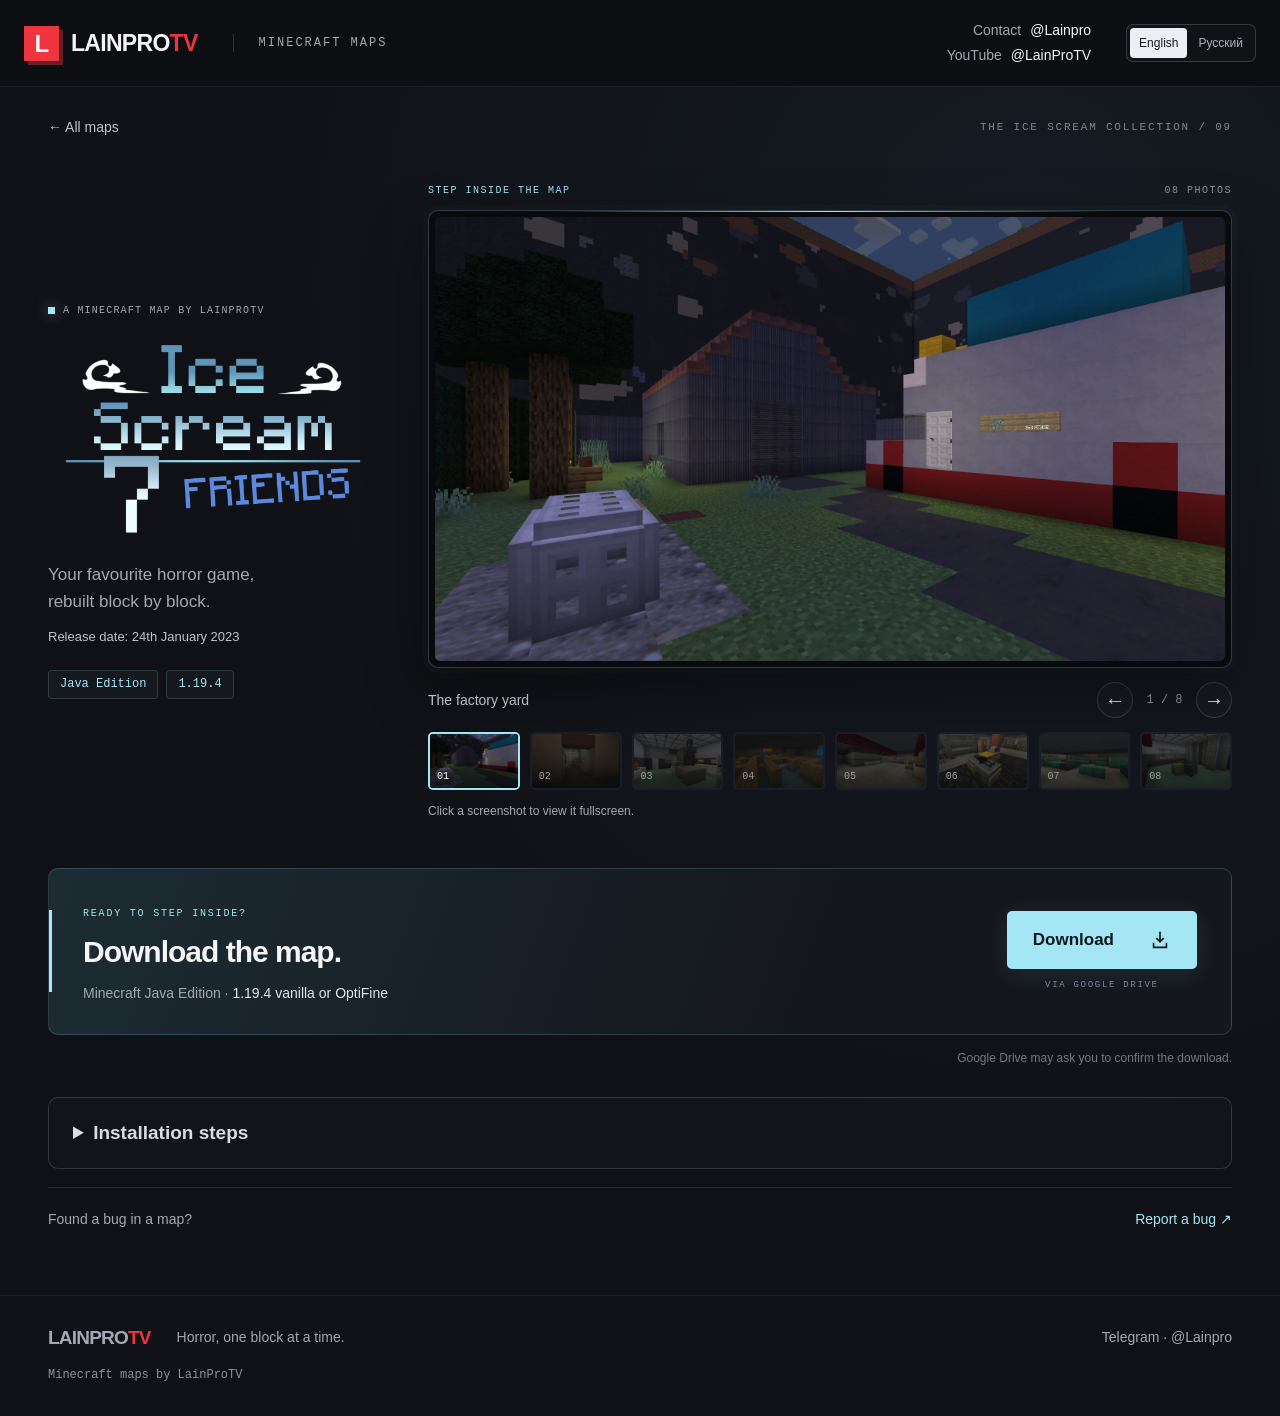
<file: ice-scream-7/index.html>
<!doctype html><html lang="en"><head><script src="../language.js?v=3" defer></script><meta charset="utf-8"><meta name="viewport" content="width=device-width,initial-scale=1"><title>Ice Scream 7 — LainProTV Minecraft Maps</title><meta name="description" content="Explore eight screenshots and download Ice Scream 7 for Minecraft Java Edition 1.19.4."><meta name="theme-color" content="#101116"><link rel="stylesheet" href="../styles.css?v=languages1"><link rel="stylesheet" href="../project.css"><script src="../gallery.js" defer></script><link rel="stylesheet" href="../features.css?v=1"><script src="../features.js?v=1" defer></script></head><body class="project-page help-project"><a class="skip" href="#project">Skip to project</a><header class="topbar"><a class="brand" href="../" aria-label="LainProTV home"><span class="brand-mark">L</span><span>LAINPRO<span class="brand-tv">TV</span></span></a><span class="topbar-label">MINECRAFT MAPS</span><div class="contact-links"><a class="contact" href="https://t.me/Lainpro" target="_blank" rel="noopener noreferrer">Contact <span>@Lainpro</span></a><a class="contact youtube" href="https://www.youtube.com/@LainProTV" target="_blank" rel="noopener noreferrer" aria-label="LainProTV YouTube channel">YouTube <span>@LainProTV</span></a></div></header>
<main id="project" class="project-main"><div class="project-breadcrumb"><a class="back-link" href="../#ice-scream">← All maps</a><span>THE ICE SCREAM COLLECTION / 09</span></div>
<div class="project-layout"><div class="project-title"><p class="project-kicker"><span></span> A MINECRAFT MAP BY LAINPROTV</p><h1 class="project-logo"><img src="../assets/ice-scream-7/logo.png" alt="Ice Scream 7" width="1080" height="1080"></h1><p class="project-description">Your favourite horror game,<br>rebuilt block by block.<span class="project-release">Release date: 24th January 2023</span></p><div class="project-tags"><span>Java Edition</span><span>1.19.4</span></div></div>
<section class="gallery gallery-many" style="--gallery-items:8" aria-label="Ice Scream 7 screenshots" aria-roledescription="carousel" tabindex="0"><div class="gallery-heading"><span>STEP INSIDE THE MAP</span><span>08 PHOTOS</span></div><div class="gallery-stage"><div class="gallery-slides"><figure class="gallery-slide" data-caption="The factory yard"><img src="../assets/ice-scream-7/1.webp" alt="Factory yard with trees, an iron trapdoor and a white and red building" width="2048" height="1152" fetchpriority="high"></figure><figure class="gallery-slide" data-caption="The service room"><img src="../assets/ice-scream-7/2.webp" alt="Dim service room with wooden cabinets and a hanging lantern" width="2048" height="1152" loading="lazy"></figure><figure class="gallery-slide" data-caption="The machinery room"><img src="../assets/ice-scream-7/3.webp" alt="Factory machinery room with grey equipment and a green floor" width="2048" height="1152" loading="lazy"></figure><figure class="gallery-slide" data-caption="The wooden maze"><img src="../assets/ice-scream-7/4.webp" alt="Wooden maze with coloured signs and a green floor" width="2048" height="1152" loading="lazy"></figure><figure class="gallery-slide" data-caption="The underground hall"><img src="../assets/ice-scream-7/5.webp" alt="Large underground hall with metal equipment and red brick ceiling beams" width="2048" height="1152" loading="lazy"></figure><figure class="gallery-slide" data-caption="The workbench"><img src="../assets/ice-scream-7/6.webp" alt="Workbench with tools and a yellow surface beside factory shelves" width="2048" height="1152" loading="lazy"></figure><figure class="gallery-slide" data-caption="The seating area"><img src="../assets/ice-scream-7/7.webp" alt="Seating area with turquoise benches and black tables" width="2048" height="1152" loading="lazy"></figure><figure class="gallery-slide" data-caption="The observation room"><img src="../assets/ice-scream-7/8.webp" alt="Observation room with coloured blocks and a window into the next room" width="2048" height="1152" loading="lazy"></figure></div></div><div class="gallery-caption"><p class="gallery-label">The factory yard</p><div class="gallery-navigation"><button type="button" class="gallery-arrow prev" aria-label="Previous gallery item">←</button><p class="gallery-count" aria-live="polite" aria-atomic="true">1 / 8</p><button type="button" class="gallery-arrow next" aria-label="Next gallery item">→</button></div></div><div class="gallery-controls"><div class="gallery-dots" aria-label="Choose a screenshot"><button type="button" class="gallery-dot" aria-label="Show the factory yard screenshot" aria-pressed="true"><img src="../assets/ice-scream-7/1.webp" alt="" loading="lazy"><span>01</span></button><button type="button" class="gallery-dot" aria-label="Show the service room screenshot" aria-pressed="false"><img src="../assets/ice-scream-7/2.webp" alt="" loading="lazy"><span>02</span></button><button type="button" class="gallery-dot" aria-label="Show the machinery room screenshot" aria-pressed="false"><img src="../assets/ice-scream-7/3.webp" alt="" loading="lazy"><span>03</span></button><button type="button" class="gallery-dot" aria-label="Show the wooden maze screenshot" aria-pressed="false"><img src="../assets/ice-scream-7/4.webp" alt="" loading="lazy"><span>04</span></button><button type="button" class="gallery-dot" aria-label="Show the underground hall screenshot" aria-pressed="false"><img src="../assets/ice-scream-7/5.webp" alt="" loading="lazy"><span>05</span></button><button type="button" class="gallery-dot" aria-label="Show the workbench screenshot" aria-pressed="false"><img src="../assets/ice-scream-7/6.webp" alt="" loading="lazy"><span>06</span></button><button type="button" class="gallery-dot" aria-label="Show the seating area screenshot" aria-pressed="false"><img src="../assets/ice-scream-7/7.webp" alt="" loading="lazy"><span>07</span></button><button type="button" class="gallery-dot" aria-label="Show the observation room screenshot" aria-pressed="false"><img src="../assets/ice-scream-7/8.webp" alt="" loading="lazy"><span>08</span></button></div></div></section></div>
<div class="project-download"><div class="download-details"><span class="download-kicker">READY TO STEP INSIDE?</span><h2>Download the map.</h2><p>Minecraft Java Edition · <strong>1.19.4 vanilla or OptiFine</strong></p></div><div class="download-action"><a class="project-download-button" href="https://drive.google.com/uc?export=download&amp;id=1XXG--1Khhjf1x892Qvx__4yzFfJJgo9t">Download <svg viewBox="0 0 24 24" aria-hidden="true"><path d="M12 3v11m-4-4 4 4 4-4M5 15v5h14v-5"/></svg></a><span>VIA GOOGLE DRIVE</span></div></div><p class="project-note">Google Drive may ask you to confirm the download.</p><details class="installation-guide"><summary>Installation steps</summary><div class="installation-body"><ol><li><p>Download the ZIP or RAR archive.</p></li><li><p>Extract the ZIP or RAR archive.</p></li><li><p>Move the extracted world folder (named after the map or ending in “save”) into the “saves” folder inside your Minecraft game folder. The world folder should contain “level.dat”.</p><p>Move the file or folder ending in “resourcepack” or “pack” into the “resourcepacks” folder inside your Minecraft game folder.</p></li><li><p>Open Minecraft, go to Options → Resource Packs, and enable the resource pack you just installed.</p></li><li><p>Now you can play and enjoy the map :)</p></li></ol><p class="installation-note">Use the Minecraft version listed for the map and the game folder selected in your launcher.</p></div></details><aside class="bug-report"><p>Found a bug in a map?</p><a href="https://t.me/Lainpro" target="_blank" rel="noopener noreferrer">Report a bug <span aria-hidden="true">↗</span></a></aside></main><footer><a class="footer-brand" href="../">LAINPRO<span>TV</span></a><p>Horror, one block at a time.</p><a href="https://t.me/Lainpro" target="_blank" rel="noopener noreferrer">Telegram · @Lainpro</a><span class="footer-credit">Minecraft maps by LainProTV</span></footer></body></html>
</file>
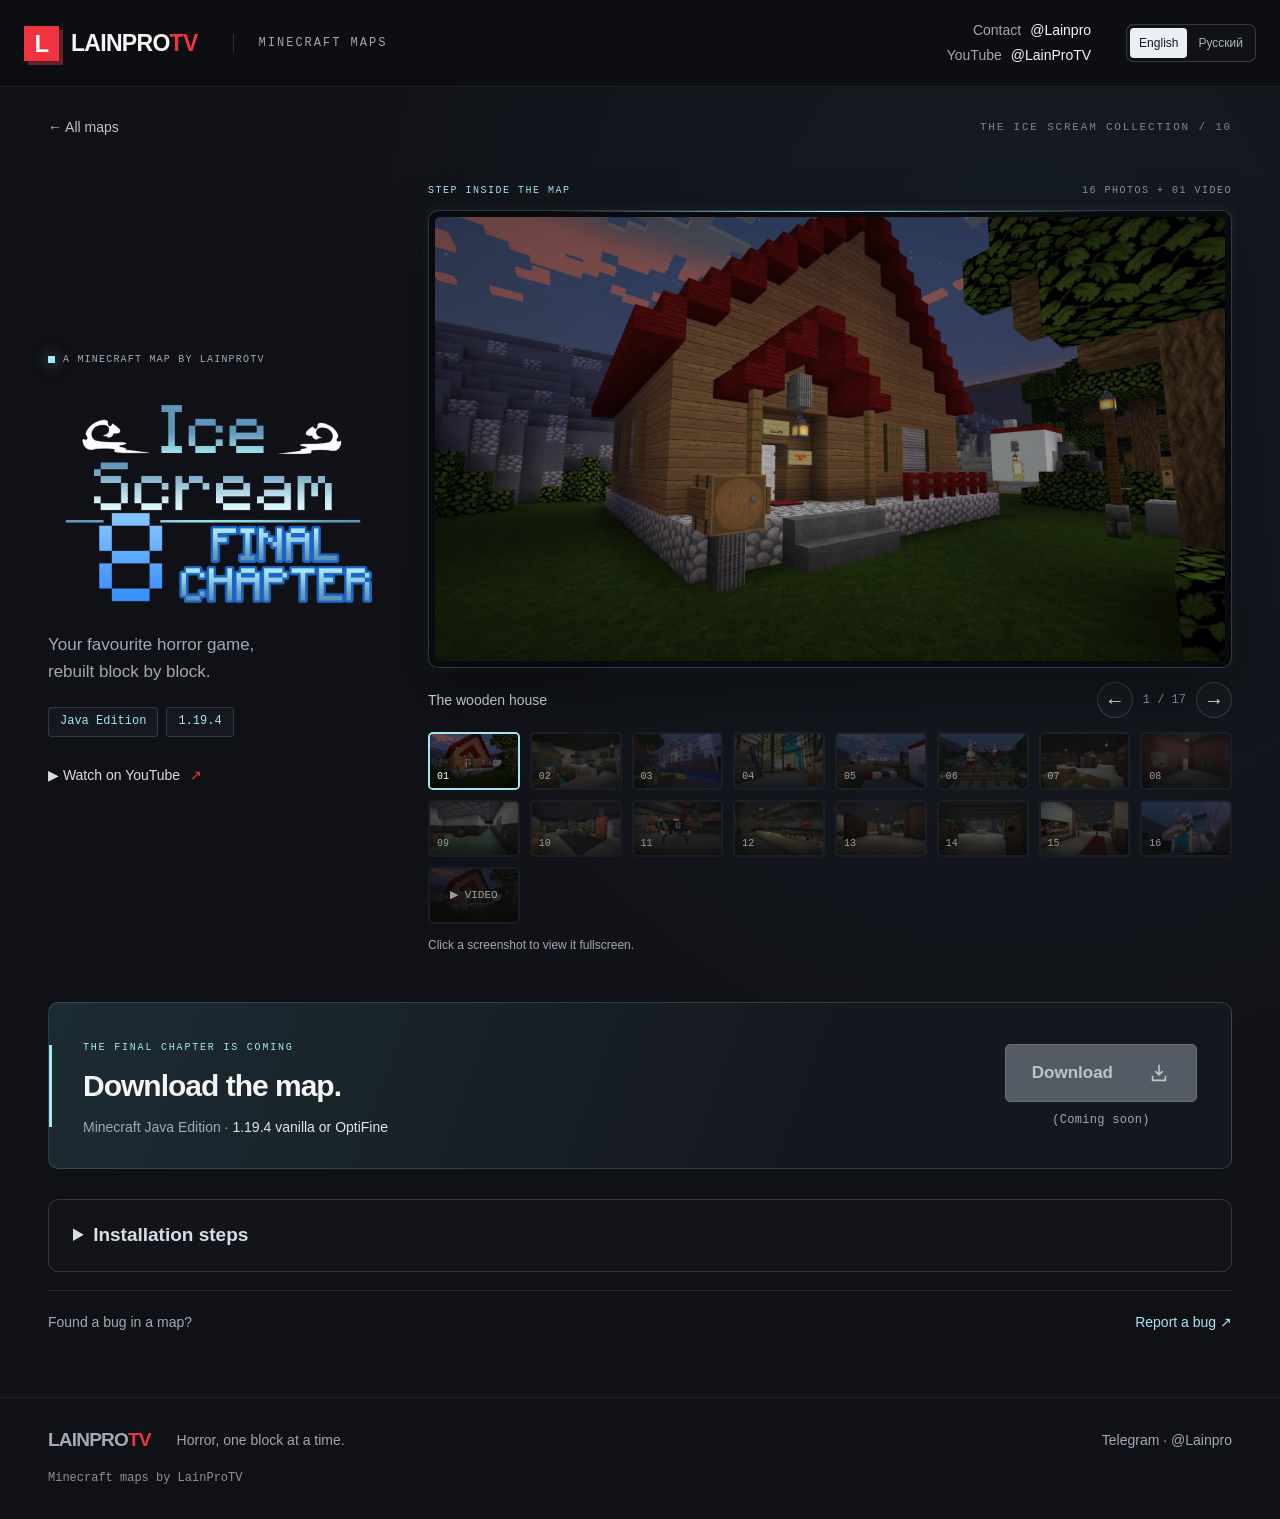
<file: ice-scream-8/index.html>
<!doctype html><html lang="en"><head><script src="../language.js?v=3" defer></script><meta charset="utf-8"><meta name="viewport" content="width=device-width,initial-scale=1"><title>Ice Scream 8 — LainProTV Minecraft Maps</title><meta name="description" content="Explore sixteen screenshots and watch LainProTV’s video of the upcoming Ice Scream 8 map for Minecraft Java Edition 1.19.4."><meta name="theme-color" content="#101116"><link rel="stylesheet" href="../styles.css?v=languages1"><link rel="stylesheet" href="../project.css"><script src="../gallery.js?v=20261011-video20" defer></script><style>.upcoming-project .project-logo{aspect-ratio:1080/700!important}.project-download-button:disabled{background:#555b65;color:#bec2c9;border:1px solid #6b7079;box-shadow:none;cursor:not-allowed;font-family:inherit;transform:none}.upcoming-project .download-action>span{font-size:12px;color:#a4a8b5;letter-spacing:.3px}@media(min-width:761px){.upcoming-project .gallery-dots{grid-template-columns:repeat(8,minmax(0,1fr))}}</style><link rel="stylesheet" href="../features.css?v=1"><script src="../features.js?v=1" defer></script></head><body class="project-page upcoming-project"><a class="skip" href="#project">Skip to project</a><header class="topbar"><a class="brand" href="../" aria-label="LainProTV home"><span class="brand-mark">L</span><span>LAINPRO<span class="brand-tv">TV</span></span></a><span class="topbar-label">MINECRAFT MAPS</span><div class="contact-links"><a class="contact" href="https://t.me/Lainpro" target="_blank" rel="noopener noreferrer">Contact <span>@Lainpro</span></a><a class="contact youtube" href="https://www.youtube.com/@LainProTV" target="_blank" rel="noopener noreferrer" aria-label="LainProTV YouTube channel">YouTube <span>@LainProTV</span></a></div></header>
<main id="project" class="project-main"><div class="project-breadcrumb"><a class="back-link" href="../#ice-scream">← All maps</a><span>THE ICE SCREAM COLLECTION / 10</span></div>
<div class="project-layout"><div class="project-title"><p class="project-kicker"><span></span> A MINECRAFT MAP BY LAINPROTV</p><h1 class="project-logo"><img src="../assets/ice-scream-8/logo.png" alt="Ice Scream 8" width="1080" height="1080"></h1><p class="project-description">Your favourite horror game,<br>rebuilt block by block.</p><div class="project-tags"><span>Java Edition</span><span>1.19.4</span></div><a class="watch-link" href="https://www.youtube.com/watch?v=IM8Izqr-t28&amp;t=20s" target="_blank" rel="noopener noreferrer">▶ Watch on YouTube <span>↗</span></a></div>
<section class="gallery gallery-many" data-video-id="IM8Izqr-t28" data-video-start="20" data-video-title="Ice Scream 8 · LainProTV" style="--gallery-items:17" aria-label="Ice Scream 8 screenshots and video" aria-roledescription="carousel" tabindex="0"><div class="gallery-heading"><span>STEP INSIDE THE MAP</span><span>16 PHOTOS + 01 VIDEO</span></div><div class="gallery-stage"><div class="gallery-slides"><figure class="gallery-slide" data-caption="The wooden house"><img src="../assets/ice-scream-8/1.webp" alt="Wooden house with a red roof, surrounded by trees at dusk" width="2048" height="1152" fetchpriority="high"></figure><figure class="gallery-slide" data-caption="Inside the house"><img src="../assets/ice-scream-8/2.webp" alt="House interior with a fireplace, wooden furnishings and lanterns" width="2048" height="1152" loading="lazy"></figure><figure class="gallery-slide" data-caption="The factory waterfront"><img src="../assets/ice-scream-8/3.webp" alt="Factory beside a water channel and an outdoor campfire" width="2048" height="1152" loading="lazy"></figure><figure class="gallery-slide" data-caption="The machinery hall"><img src="../assets/ice-scream-8/4.webp" alt="Tall factory machinery with green pipes and yellow scaffolding" width="2048" height="1152" loading="lazy"></figure><figure class="gallery-slide" data-caption="The factory entrance"><img src="../assets/ice-scream-8/5.webp" alt="Factory entrance with a barrier and Rod statue in the distance" width="2048" height="1152" loading="lazy"></figure><figure class="gallery-slide" data-caption="The factory grounds"><img src="../assets/ice-scream-8/6.webp" alt="Factory grounds with smoking red and white chimneys" width="2048" height="1152" loading="lazy"></figure><figure class="gallery-slide" data-caption="The furnace room"><img src="../assets/ice-scream-8/7.webp" alt="Wood-panelled furnace room with a character beside machinery" width="2048" height="1152" loading="lazy"></figure><figure class="gallery-slide" data-caption="The brick service room"><img src="../assets/ice-scream-8/8.webp" alt="Brick service room with metal doors and an observation window" width="2048" height="1152" loading="lazy"></figure><figure class="gallery-slide" data-caption="The factory corridor"><img src="../assets/ice-scream-8/9.webp" alt="Long factory corridor with a green floor and storage boxes" width="2048" height="1152" loading="lazy"></figure><figure class="gallery-slide" data-caption="The workbench"><img src="../assets/ice-scream-8/10.webp" alt="Factory workbench surrounded by equipment and a copper pillar" width="2048" height="1152" loading="lazy"></figure><figure class="gallery-slide" data-caption="Boris in the factory"><img src="../assets/ice-scream-8/11.webp" alt="Boris standing in the factory production area" width="2048" height="1152" loading="lazy"></figure><figure class="gallery-slide" data-caption="The production line"><img src="../assets/ice-scream-8/12.webp" alt="Long production line with machinery and redstone components" width="2048" height="1152" loading="lazy"></figure><figure class="gallery-slide" data-caption="The main hall"><img src="../assets/ice-scream-8/13.webp" alt="Spacious main hall with brick pillars and partitions" width="2048" height="1152" loading="lazy"></figure><figure class="gallery-slide" data-caption="The storage passage"><img src="../assets/ice-scream-8/14.webp" alt="Low storage passage between wooden crates" width="2048" height="1152" loading="lazy"></figure><figure class="gallery-slide" data-caption="The lobby"><img src="../assets/ice-scream-8/15.webp" alt="Factory lobby with a red carpet and a large painting" width="2048" height="1152" loading="lazy"></figure><figure class="gallery-slide" data-caption="Rod’s statue"><img src="../assets/ice-scream-8/16.webp" alt="Large statue of Rod holding an ice cream beside the factory" width="2048" height="1152" loading="lazy"></figure><figure class="gallery-slide video-slide" data-caption="Ice Scream 8 · Video by LainProTV"><div class="video-cover"><img src="../assets/ice-scream-8/1.webp" alt="" width="2048" height="1152" loading="lazy"><div class="video-cover-content"><span class="video-kicker">LAINPROTV · YOUTUBE</span><button type="button" class="play-video" aria-label="Play Ice Scream 8 video"><span class="play-icon">▶</span><span>Watch the video</span></button></div></div><div class="video-player" hidden></div></figure></div></div><div class="gallery-caption"><p class="gallery-label">The wooden house</p><div class="gallery-navigation"><button type="button" class="gallery-arrow prev" aria-label="Previous gallery item">←</button><p class="gallery-count" aria-live="polite" aria-atomic="true">1 / 17</p><button type="button" class="gallery-arrow next" aria-label="Next gallery item">→</button></div></div><div class="gallery-controls"><div class="gallery-dots" aria-label="Choose a screenshot or video"><button type="button" class="gallery-dot" aria-label="Show the wooden house screenshot" aria-pressed="true"><img src="../assets/ice-scream-8/1.webp" alt="" loading="lazy"><span>01</span></button><button type="button" class="gallery-dot" aria-label="Show inside the house screenshot" aria-pressed="false"><img src="../assets/ice-scream-8/2.webp" alt="" loading="lazy"><span>02</span></button><button type="button" class="gallery-dot" aria-label="Show the factory waterfront screenshot" aria-pressed="false"><img src="../assets/ice-scream-8/3.webp" alt="" loading="lazy"><span>03</span></button><button type="button" class="gallery-dot" aria-label="Show the machinery hall screenshot" aria-pressed="false"><img src="../assets/ice-scream-8/4.webp" alt="" loading="lazy"><span>04</span></button><button type="button" class="gallery-dot" aria-label="Show the factory entrance screenshot" aria-pressed="false"><img src="../assets/ice-scream-8/5.webp" alt="" loading="lazy"><span>05</span></button><button type="button" class="gallery-dot" aria-label="Show the factory grounds screenshot" aria-pressed="false"><img src="../assets/ice-scream-8/6.webp" alt="" loading="lazy"><span>06</span></button><button type="button" class="gallery-dot" aria-label="Show the furnace room screenshot" aria-pressed="false"><img src="../assets/ice-scream-8/7.webp" alt="" loading="lazy"><span>07</span></button><button type="button" class="gallery-dot" aria-label="Show the brick service room screenshot" aria-pressed="false"><img src="../assets/ice-scream-8/8.webp" alt="" loading="lazy"><span>08</span></button><button type="button" class="gallery-dot" aria-label="Show the factory corridor screenshot" aria-pressed="false"><img src="../assets/ice-scream-8/9.webp" alt="" loading="lazy"><span>09</span></button><button type="button" class="gallery-dot" aria-label="Show the workbench screenshot" aria-pressed="false"><img src="../assets/ice-scream-8/10.webp" alt="" loading="lazy"><span>10</span></button><button type="button" class="gallery-dot" aria-label="Show boris in the factory screenshot" aria-pressed="false"><img src="../assets/ice-scream-8/11.webp" alt="" loading="lazy"><span>11</span></button><button type="button" class="gallery-dot" aria-label="Show the production line screenshot" aria-pressed="false"><img src="../assets/ice-scream-8/12.webp" alt="" loading="lazy"><span>12</span></button><button type="button" class="gallery-dot" aria-label="Show the main hall screenshot" aria-pressed="false"><img src="../assets/ice-scream-8/13.webp" alt="" loading="lazy"><span>13</span></button><button type="button" class="gallery-dot" aria-label="Show the storage passage screenshot" aria-pressed="false"><img src="../assets/ice-scream-8/14.webp" alt="" loading="lazy"><span>14</span></button><button type="button" class="gallery-dot" aria-label="Show the lobby screenshot" aria-pressed="false"><img src="../assets/ice-scream-8/15.webp" alt="" loading="lazy"><span>15</span></button><button type="button" class="gallery-dot" aria-label="Show rod’s statue screenshot" aria-pressed="false"><img src="../assets/ice-scream-8/16.webp" alt="" loading="lazy"><span>16</span></button><button type="button" class="gallery-dot video-thumb" aria-label="Show project video" aria-pressed="false"><img src="../assets/ice-scream-8/1.webp" alt="" loading="lazy"><span>▶ VIDEO</span></button></div></div></section></div>
<div class="project-download"><div class="download-details"><span class="download-kicker">THE FINAL CHAPTER IS COMING</span><h2>Download the map.</h2><p>Minecraft Java Edition · <strong>1.19.4 vanilla or OptiFine</strong></p></div><div class="download-action"><button type="button" class="project-download-button" disabled aria-describedby="release-status">Download <svg viewBox="0 0 24 24" aria-hidden="true"><path d="M12 3v11m-4-4 4 4 4-4M5 15v5h14v-5"/></svg></button><span id="release-status">(Coming soon)</span></div></div><details class="installation-guide"><summary>Installation steps</summary><div class="installation-body"><ol><li><p>Download the ZIP or RAR archive.</p></li><li><p>Extract the ZIP or RAR archive.</p></li><li><p>Move the extracted world folder (named after the map or ending in “save”) into the “saves” folder inside your Minecraft game folder. The world folder should contain “level.dat”.</p><p>Move the file or folder ending in “resourcepack” or “pack” into the “resourcepacks” folder inside your Minecraft game folder.</p></li><li><p>Open Minecraft, go to Options → Resource Packs, and enable the resource pack you just installed.</p></li><li><p>Now you can play and enjoy the map :)</p></li></ol><p class="installation-note">Use the Minecraft version listed for the map and the game folder selected in your launcher.</p></div></details><aside class="bug-report"><p>Found a bug in a map?</p><a href="https://t.me/Lainpro" target="_blank" rel="noopener noreferrer">Report a bug <span aria-hidden="true">↗</span></a></aside></main><footer><a class="footer-brand" href="../">LAINPRO<span>TV</span></a><p>Horror, one block at a time.</p><a href="https://t.me/Lainpro" target="_blank" rel="noopener noreferrer">Telegram · @Lainpro</a><span class="footer-credit">Minecraft maps by LainProTV</span></footer></body></html>
</file>
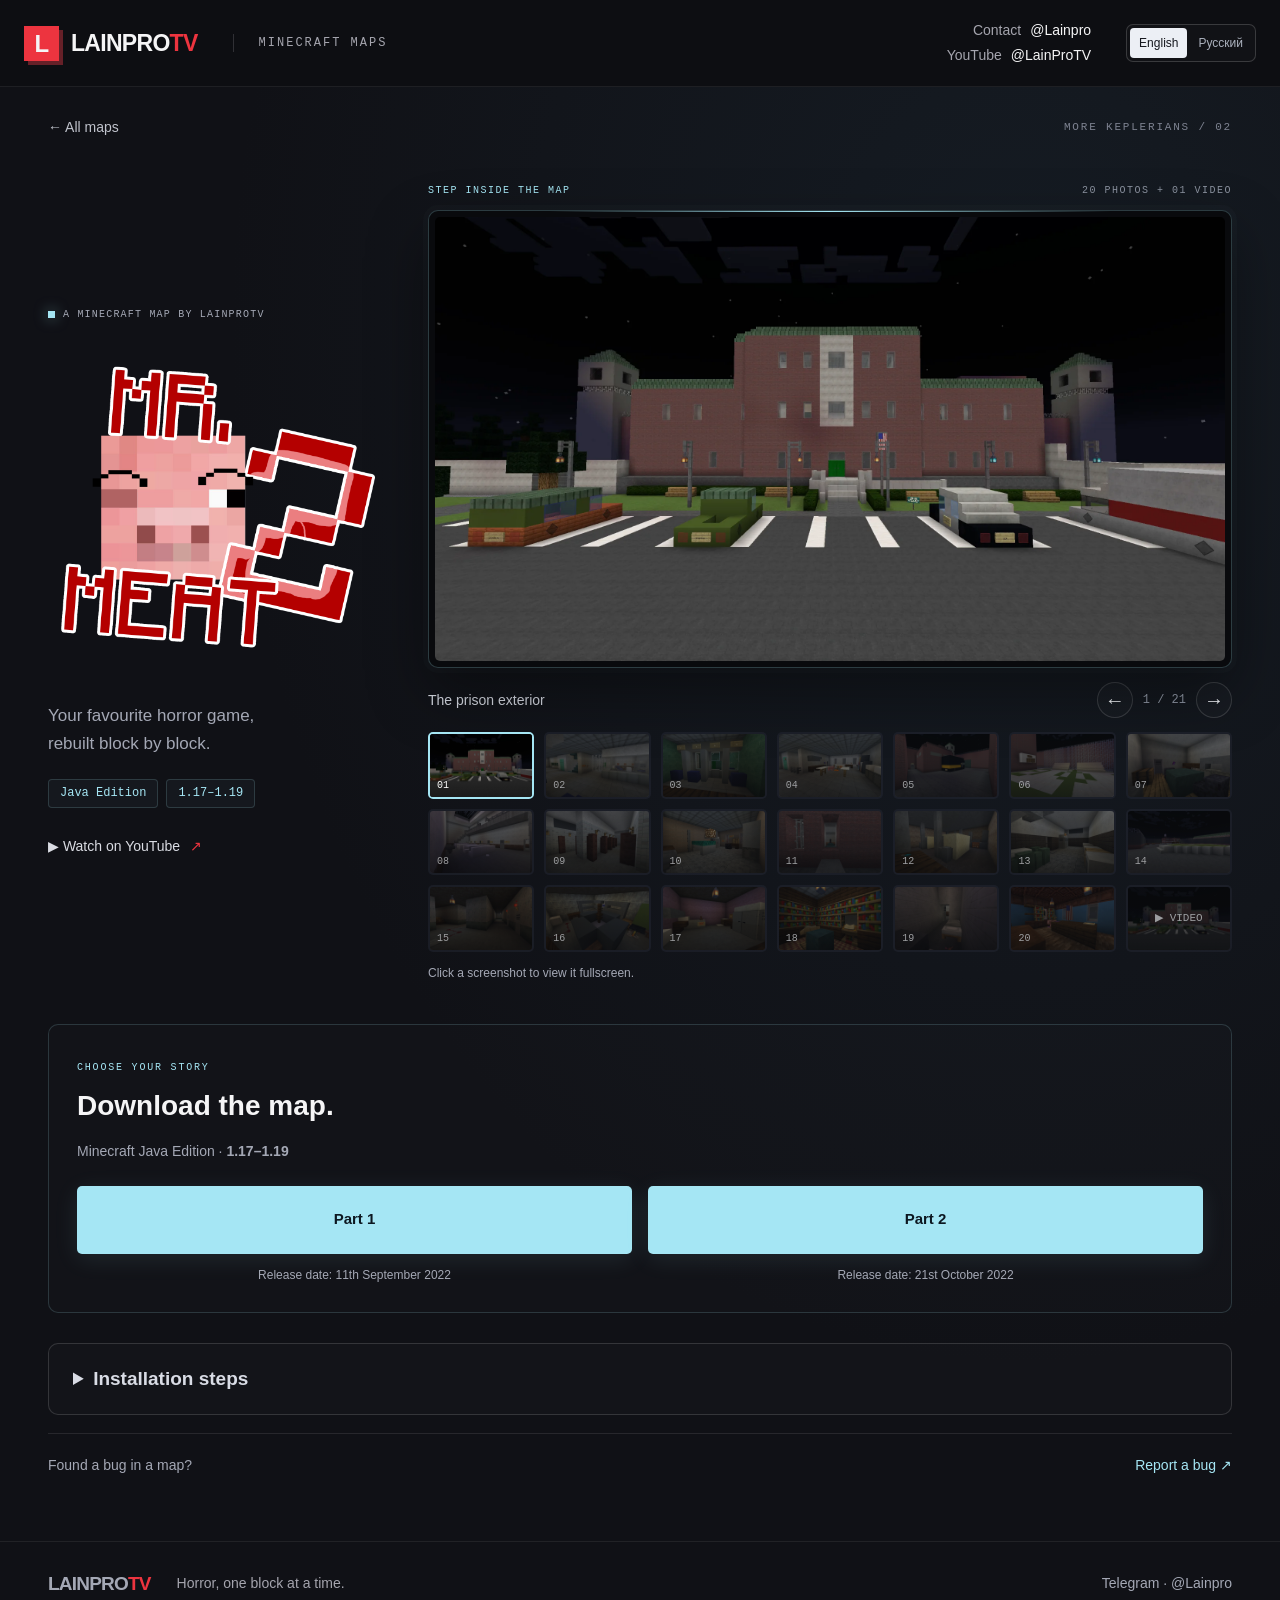
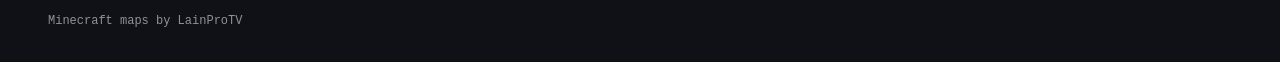
<file: mr-meat-2/index.html>
<!doctype html><html lang="en"><head><script src="../language.js?v=6" defer></script><meta charset="utf-8"><meta name="viewport" content="width=device-width,initial-scale=1"><title>Mr Meat 2 — LainProTV Minecraft Maps</title><meta name="description" content="Explore twenty screenshots and watch the trailer for Mr Meat 2. Download Part 1 and Part 2 for Minecraft Java Edition 1.17–1.19."><meta name="theme-color" content="#101116"><link rel="stylesheet" href="../styles.css?v=languages1"><link rel="stylesheet" href="../project.css"><script src="../gallery.js" defer></script><link rel="stylesheet" href="../features.css?v=1"><script src="../features.js?v=1" defer></script><style>.mr-meat-2-project .project-logo{aspect-ratio:1!important;border-radius:8px}.mr-meat-2-project .project-logo img{object-fit:contain}.ending-downloads{margin-top:42px;padding:28px;border:1px solid #a5e6f42b;border-radius:10px;background:#ffffff03}.ending-downloads h2{font-size:28px;margin:8px 0}.ending-version{font-size:14px;color:#a4a8b5}.ending-options{display:grid;grid-template-columns:repeat(2,minmax(0,1fr));gap:16px;margin-top:24px}.ending-option{display:flex;flex-direction:column;gap:12px;text-align:center}.ending-option .project-download-button{width:100%;min-height:68px;line-height:1.5;font:700 15px/1.5 Arial,sans-serif;white-space:normal}.ending-option button:disabled{background:#4a505b;color:#c8cdd5;border:1px solid #707786;box-shadow:none;cursor:not-allowed;transform:none}.ending-option>span{font-size:12px;color:#a4a8b5}.mr-meat-2-project .gallery-dots{grid-template-columns:repeat(7,minmax(0,1fr))}@media(max-width:760px){.ending-options{grid-template-columns:1fr;gap:22px}.ending-downloads{padding:22px}.mr-meat-2-project .gallery-dots{grid-template-columns:repeat(4,minmax(0,1fr))}}</style></head><body class="project-page mr-meat-2-project"><a class="skip" href="#project">Skip to project</a><header class="topbar"><a class="brand" href="../" aria-label="LainProTV home"><span class="brand-mark">L</span><span>LAINPRO<span class="brand-tv">TV</span></span></a><span class="topbar-label">MINECRAFT MAPS</span><div class="contact-links"><a class="contact" href="https://t.me/Lainpro" target="_blank" rel="noopener noreferrer">Contact <span>@Lainpro</span></a><a class="contact youtube" href="https://www.youtube.com/@LainProTV" target="_blank" rel="noopener noreferrer" aria-label="LainProTV YouTube channel">YouTube <span>@LainProTV</span></a></div></header>
<main id="project" class="project-main"><div class="project-breadcrumb"><a class="back-link" href="../#keplerians">← All maps</a><span>MORE KEPLERIANS / 02</span></div>
<div class="project-layout"><div class="project-title"><p class="project-kicker"><span></span> A MINECRAFT MAP BY LAINPROTV</p><h1 class="project-logo"><img src="../assets/mr-meat-2/logo.webp" alt="Mr Meat 2" width="1080" height="1080"></h1><p class="project-description">Your favourite horror game,<br>rebuilt block by block.</p><div class="project-tags"><span>Java Edition</span><span>1.17–1.19</span></div><a class="watch-link" href="https://www.youtube.com/watch?v=q4pyMmylRbY" target="_blank" rel="noopener noreferrer">▶ Watch on YouTube <span>↗</span></a></div>
<section class="gallery gallery-many" data-video-id="q4pyMmylRbY" data-video-title="Mr Meat 2 · LainProTV" style="--gallery-items:21" aria-label="Mr Meat 2 screenshots and video" aria-roledescription="carousel" tabindex="0"><div class="gallery-heading"><span>STEP INSIDE THE MAP</span><span>20 PHOTOS + 01 VIDEO</span></div><div class="gallery-stage"><div class="gallery-slides"><figure class="gallery-slide" data-caption="The prison exterior"><img src="../assets/mr-meat-2/1.webp" alt="Mr Meat 2 Minecraft map: the prison exterior" width="2048" height="1152" fetchpriority="high"></figure><figure class="gallery-slide" data-caption="The prison kitchen"><img src="../assets/mr-meat-2/2.webp" alt="Mr Meat 2 Minecraft map: the prison kitchen" width="2048" height="1152" loading="lazy"></figure><figure class="gallery-slide" data-caption="The visiting room"><img src="../assets/mr-meat-2/3.webp" alt="Mr Meat 2 Minecraft map: the visiting room" width="2048" height="1152" loading="lazy"></figure><figure class="gallery-slide" data-caption="The canteen"><img src="../assets/mr-meat-2/4.webp" alt="Mr Meat 2 Minecraft map: the canteen" width="2048" height="1152" loading="lazy"></figure><figure class="gallery-slide" data-caption="The bus courtyard"><img src="../assets/mr-meat-2/5.webp" alt="Mr Meat 2 Minecraft map: the bus courtyard" width="2048" height="1152" loading="lazy"></figure><figure class="gallery-slide" data-caption="The basketball court"><img src="../assets/mr-meat-2/6.webp" alt="Mr Meat 2 Minecraft map: the basketball court" width="2048" height="1152" loading="lazy"></figure><figure class="gallery-slide" data-caption="The bedroom"><img src="../assets/mr-meat-2/7.webp" alt="Mr Meat 2 Minecraft map: the bedroom" width="2048" height="1152" loading="lazy"></figure><figure class="gallery-slide" data-caption="The cell block"><img src="../assets/mr-meat-2/8.webp" alt="Mr Meat 2 Minecraft map: the cell block" width="2048" height="1152" loading="lazy"></figure><figure class="gallery-slide" data-caption="The showers"><img src="../assets/mr-meat-2/9.webp" alt="Mr Meat 2 Minecraft map: the showers" width="2048" height="1152" loading="lazy"></figure><figure class="gallery-slide" data-caption="The infirmary"><img src="../assets/mr-meat-2/10.webp" alt="Mr Meat 2 Minecraft map: the infirmary" width="2048" height="1152" loading="lazy"></figure><figure class="gallery-slide" data-caption="The escape route"><img src="../assets/mr-meat-2/11.webp" alt="Mr Meat 2 Minecraft map: the escape route" width="2048" height="1152" loading="lazy"></figure><figure class="gallery-slide" data-caption="The machinery room"><img src="../assets/mr-meat-2/12.webp" alt="Mr Meat 2 Minecraft map: the machinery room" width="2048" height="1152" loading="lazy"></figure><figure class="gallery-slide" data-caption="The laundry room"><img src="../assets/mr-meat-2/13.webp" alt="Mr Meat 2 Minecraft map: the laundry room" width="2048" height="1152" loading="lazy"></figure><figure class="gallery-slide" data-caption="The prison yard"><img src="../assets/mr-meat-2/14.webp" alt="Mr Meat 2 Minecraft map: the prison yard" width="2048" height="1152" loading="lazy"></figure><figure class="gallery-slide" data-caption="The dark corridor"><img src="../assets/mr-meat-2/15.webp" alt="Mr Meat 2 Minecraft map: the dark corridor" width="2048" height="1152" loading="lazy"></figure><figure class="gallery-slide" data-caption="The electric chair"><img src="../assets/mr-meat-2/16.webp" alt="Mr Meat 2 Minecraft map: the electric chair" width="2048" height="1152" loading="lazy"></figure><figure class="gallery-slide" data-caption="The pink bedroom"><img src="../assets/mr-meat-2/17.webp" alt="Mr Meat 2 Minecraft map: the pink bedroom" width="2048" height="1152" loading="lazy"></figure><figure class="gallery-slide" data-caption="The library"><img src="../assets/mr-meat-2/18.webp" alt="Mr Meat 2 Minecraft map: the library" width="2048" height="1152" loading="lazy"></figure><figure class="gallery-slide" data-caption="The prison cell"><img src="../assets/mr-meat-2/19.webp" alt="Mr Meat 2 Minecraft map: the prison cell" width="2048" height="1152" loading="lazy"></figure><figure class="gallery-slide" data-caption="The warden’s office"><img src="../assets/mr-meat-2/20.webp" alt="Mr Meat 2 Minecraft map: the warden’s office" width="2048" height="1152" loading="lazy"></figure><figure class="gallery-slide video-slide" data-caption="Mr Meat 2 · Video by LainProTV"><div class="video-cover"><img src="../assets/mr-meat-2/1.webp" alt="" width="2048" height="1152" loading="lazy"><div class="video-cover-content"><span class="video-kicker">LAINPROTV · YOUTUBE</span><button type="button" class="play-video" aria-label="Play Mr Meat 2 video"><span class="play-icon">▶</span><span>Watch the video</span></button></div></div><div class="video-player" hidden></div></figure></div></div><div class="gallery-caption"><p class="gallery-label">The prison exterior</p><div class="gallery-navigation"><button type="button" class="gallery-arrow prev" aria-label="Previous gallery item">←</button><p class="gallery-count" aria-live="polite" aria-atomic="true">1 / 21</p><button type="button" class="gallery-arrow next" aria-label="Next gallery item">→</button></div></div><div class="gallery-controls"><div class="gallery-dots" aria-label="Choose a screenshot or video"><button type="button" class="gallery-dot" aria-label="Show the prison exterior screenshot" aria-pressed="true"><img src="../assets/mr-meat-2/1.webp" alt="" loading="lazy"><span>01</span></button><button type="button" class="gallery-dot" aria-label="Show the prison kitchen screenshot" aria-pressed="false"><img src="../assets/mr-meat-2/2.webp" alt="" loading="lazy"><span>02</span></button><button type="button" class="gallery-dot" aria-label="Show the visiting room screenshot" aria-pressed="false"><img src="../assets/mr-meat-2/3.webp" alt="" loading="lazy"><span>03</span></button><button type="button" class="gallery-dot" aria-label="Show the canteen screenshot" aria-pressed="false"><img src="../assets/mr-meat-2/4.webp" alt="" loading="lazy"><span>04</span></button><button type="button" class="gallery-dot" aria-label="Show the bus courtyard screenshot" aria-pressed="false"><img src="../assets/mr-meat-2/5.webp" alt="" loading="lazy"><span>05</span></button><button type="button" class="gallery-dot" aria-label="Show the basketball court screenshot" aria-pressed="false"><img src="../assets/mr-meat-2/6.webp" alt="" loading="lazy"><span>06</span></button><button type="button" class="gallery-dot" aria-label="Show the bedroom screenshot" aria-pressed="false"><img src="../assets/mr-meat-2/7.webp" alt="" loading="lazy"><span>07</span></button><button type="button" class="gallery-dot" aria-label="Show the cell block screenshot" aria-pressed="false"><img src="../assets/mr-meat-2/8.webp" alt="" loading="lazy"><span>08</span></button><button type="button" class="gallery-dot" aria-label="Show the showers screenshot" aria-pressed="false"><img src="../assets/mr-meat-2/9.webp" alt="" loading="lazy"><span>09</span></button><button type="button" class="gallery-dot" aria-label="Show the infirmary screenshot" aria-pressed="false"><img src="../assets/mr-meat-2/10.webp" alt="" loading="lazy"><span>10</span></button><button type="button" class="gallery-dot" aria-label="Show the escape route screenshot" aria-pressed="false"><img src="../assets/mr-meat-2/11.webp" alt="" loading="lazy"><span>11</span></button><button type="button" class="gallery-dot" aria-label="Show the machinery room screenshot" aria-pressed="false"><img src="../assets/mr-meat-2/12.webp" alt="" loading="lazy"><span>12</span></button><button type="button" class="gallery-dot" aria-label="Show the laundry room screenshot" aria-pressed="false"><img src="../assets/mr-meat-2/13.webp" alt="" loading="lazy"><span>13</span></button><button type="button" class="gallery-dot" aria-label="Show the prison yard screenshot" aria-pressed="false"><img src="../assets/mr-meat-2/14.webp" alt="" loading="lazy"><span>14</span></button><button type="button" class="gallery-dot" aria-label="Show the dark corridor screenshot" aria-pressed="false"><img src="../assets/mr-meat-2/15.webp" alt="" loading="lazy"><span>15</span></button><button type="button" class="gallery-dot" aria-label="Show the electric chair screenshot" aria-pressed="false"><img src="../assets/mr-meat-2/16.webp" alt="" loading="lazy"><span>16</span></button><button type="button" class="gallery-dot" aria-label="Show the pink bedroom screenshot" aria-pressed="false"><img src="../assets/mr-meat-2/17.webp" alt="" loading="lazy"><span>17</span></button><button type="button" class="gallery-dot" aria-label="Show the library screenshot" aria-pressed="false"><img src="../assets/mr-meat-2/18.webp" alt="" loading="lazy"><span>18</span></button><button type="button" class="gallery-dot" aria-label="Show the prison cell screenshot" aria-pressed="false"><img src="../assets/mr-meat-2/19.webp" alt="" loading="lazy"><span>19</span></button><button type="button" class="gallery-dot" aria-label="Show the warden’s office screenshot" aria-pressed="false"><img src="../assets/mr-meat-2/20.webp" alt="" loading="lazy"><span>20</span></button><button type="button" class="gallery-dot video-thumb" aria-label="Show project video" aria-pressed="false"><img src="../assets/mr-meat-2/1.webp" alt="" loading="lazy"><span>▶ VIDEO</span></button></div></div></section></div>
<section class="ending-downloads" aria-labelledby="ending-downloads-title"><span class="download-kicker">CHOOSE YOUR STORY</span><h2 id="ending-downloads-title">Download the map.</h2><p class="ending-version">Minecraft Java Edition · <strong>1.17–1.19</strong></p><div class="ending-options"><div class="ending-option"><a class="project-download-button" href="https://drive.google.com/file/d/1Q-PwK0KigJElisdSnNXe5js9XU0yZIEj/view?usp=sharing" target="_blank" rel="noopener noreferrer" aria-describedby="ending-status-1">Part 1</a><span id="ending-status-1"><time datetime="2022-09-11">Release date: 11th September 2022</time></span></div><div class="ending-option"><a class="project-download-button" href="https://drive.google.com/file/d/1AQNTE-dKXzdKmRriTHnor0ycvfkUFjg0/view?usp=sharing" target="_blank" rel="noopener noreferrer" aria-describedby="ending-status-2">Part 2</a><span id="ending-status-2"><time datetime="2022-10-21">Release date: 21st October 2022</time></span></div></div></section><details class="installation-guide"><summary>Installation steps</summary><div class="installation-body"><ol><li><p>Download the ZIP or RAR archive.</p></li><li><p>Extract the ZIP or RAR archive.</p></li><li><p>Move the extracted world folder (named after the map or ending in “save”) into the “saves” folder inside your Minecraft game folder. The world folder should contain “level.dat”.</p><p>Move the file or folder ending in “resourcepack” or “pack” into the “resourcepacks” folder inside your Minecraft game folder.</p></li><li><p>Open Minecraft, go to Options → Resource Packs, and enable the resource pack you just installed.</p></li><li><p>Now you can play and enjoy the map :)</p></li></ol><p class="installation-note">Use the Minecraft version listed for the map and the game folder selected in your launcher.</p></div></details><aside class="bug-report"><p>Found a bug in a map?</p><a href="https://t.me/Lainpro" target="_blank" rel="noopener noreferrer">Report a bug <span aria-hidden="true">↗</span></a></aside></main><footer><a class="footer-brand" href="../">LAINPRO<span>TV</span></a><p>Horror, one block at a time.</p><a href="https://t.me/Lainpro" target="_blank" rel="noopener noreferrer">Telegram · @Lainpro</a><span class="footer-credit">Minecraft maps by LainProTV</span></footer></body></html>
</file>
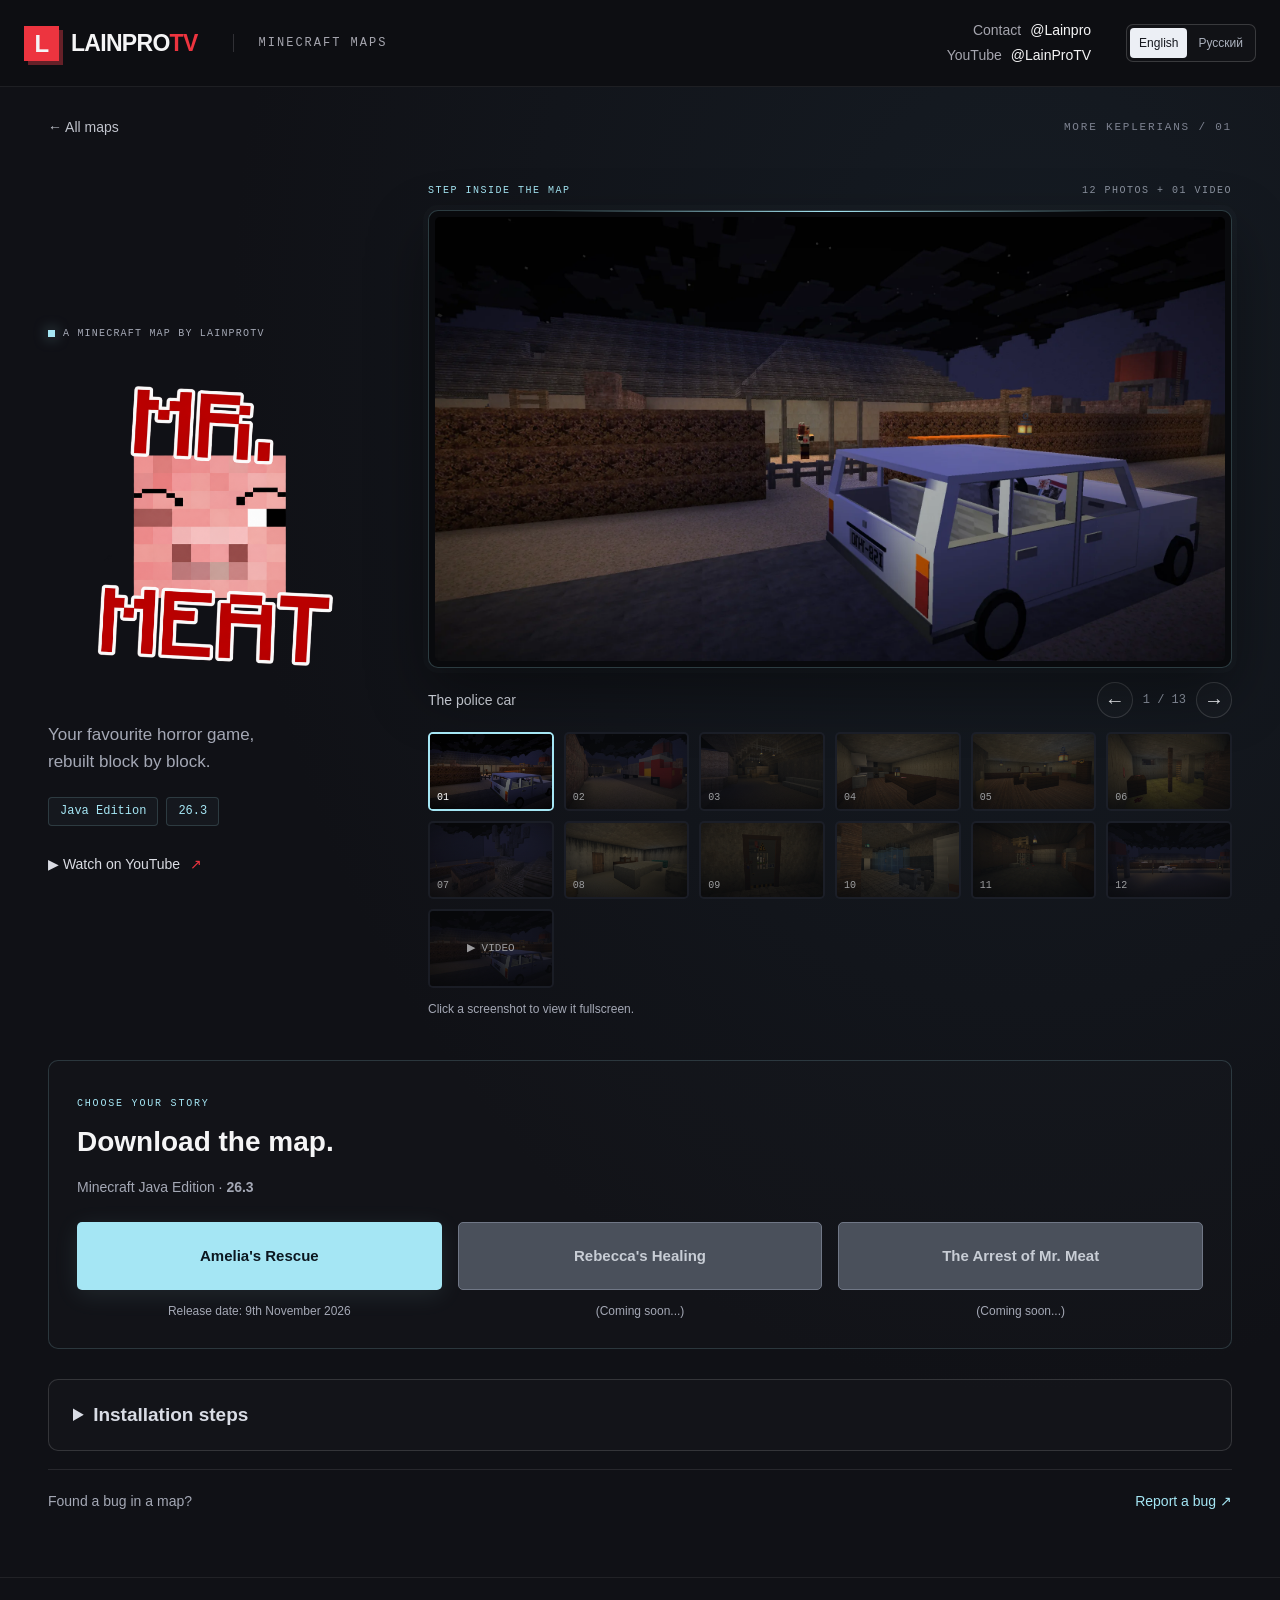
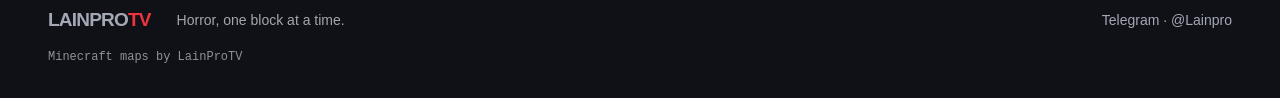
<file: mr-meat/index.html>
<!doctype html><html lang="en"><head><script src="../language.js?v=5" defer></script><meta charset="utf-8"><meta name="viewport" content="width=device-width,initial-scale=1"><title>Mr Meat — LainProTV Minecraft Maps</title><meta name="description" content="Explore twelve screenshots and watch the trailer for the Mr Meat map for Minecraft Java Edition 26.3."><meta name="theme-color" content="#101116"><link rel="stylesheet" href="../styles.css?v=languages1"><link rel="stylesheet" href="../project.css"><script src="../gallery.js" defer></script><link rel="stylesheet" href="../features.css?v=1"><script src="../features.js?v=1" defer></script><style>.mr-meat-project .project-logo{aspect-ratio:1!important;border-radius:8px}.mr-meat-project .project-logo img{object-fit:contain}.ending-downloads{margin-top:42px;padding:28px;border:1px solid #a5e6f42b;border-radius:10px;background:#ffffff03}.ending-downloads h2{font-size:28px;margin:8px 0}.ending-version{font-size:14px;color:#a4a8b5}.ending-options{display:grid;grid-template-columns:repeat(3,minmax(0,1fr));gap:16px;margin-top:24px}.ending-option{display:flex;flex-direction:column;gap:12px;text-align:center}.ending-option .project-download-button{width:100%;min-height:68px;line-height:1.5;font:700 15px/1.5 Arial,sans-serif;white-space:normal}.ending-option button:disabled{background:#4a505b;color:#c8cdd5;border:1px solid #707786;box-shadow:none;cursor:not-allowed;transform:none}.ending-option>span{font-size:12px;color:#a4a8b5}.mr-meat-project .gallery-dots{grid-template-columns:repeat(6,minmax(0,1fr))}@media(max-width:760px){.ending-options{grid-template-columns:1fr;gap:22px}.ending-downloads{padding:22px}.mr-meat-project .gallery-dots{grid-template-columns:repeat(4,minmax(0,1fr))}}</style></head><body class="project-page mr-meat-project"><a class="skip" href="#project">Skip to project</a><header class="topbar"><a class="brand" href="../" aria-label="LainProTV home"><span class="brand-mark">L</span><span>LAINPRO<span class="brand-tv">TV</span></span></a><span class="topbar-label">MINECRAFT MAPS</span><div class="contact-links"><a class="contact" href="https://t.me/Lainpro" target="_blank" rel="noopener noreferrer">Contact <span>@Lainpro</span></a><a class="contact youtube" href="https://www.youtube.com/@LainProTV" target="_blank" rel="noopener noreferrer" aria-label="LainProTV YouTube channel">YouTube <span>@LainProTV</span></a></div></header>
<main id="project" class="project-main"><div class="project-breadcrumb"><a class="back-link" href="../#keplerians">← All maps</a><span>MORE KEPLERIANS / 01</span></div>
<div class="project-layout"><div class="project-title"><p class="project-kicker"><span></span> A MINECRAFT MAP BY LAINPROTV</p><h1 class="project-logo"><img src="../assets/mr-meat/logo-transparent.webp" alt="Mr Meat" width="1254" height="1254"></h1><p class="project-description">Your favourite horror game,<br>rebuilt block by block.</p><div class="project-tags"><span>Java Edition</span><span>26.3</span></div><a class="watch-link" href="https://www.youtube.com/watch?v=qonzbphsWfY" target="_blank" rel="noopener noreferrer">▶ Watch on YouTube <span>↗</span></a></div>
<section class="gallery gallery-many" data-video-id="qonzbphsWfY" data-video-title="Mr Meat · LainProTV" style="--gallery-items:13" aria-label="Mr Meat screenshots and video" aria-roledescription="carousel" tabindex="0"><div class="gallery-heading"><span>STEP INSIDE THE MAP</span><span>12 PHOTOS + 01 VIDEO</span></div><div class="gallery-stage"><div class="gallery-slides"><figure class="gallery-slide" data-caption="The police car"><img src="../assets/mr-meat/1.webp" alt="Police car parked outside Mr Meat’s house at night" width="2048" height="1152" fetchpriority="high"></figure><figure class="gallery-slide" data-caption="The truck yard"><img src="../assets/mr-meat/2.webp" alt="Truck parked beside the brick house at night" width="2048" height="1152" loading="lazy"></figure><figure class="gallery-slide" data-caption="The storage barn"><img src="../assets/mr-meat/3.webp" alt="Dim storage barn with wooden crates and stairs" width="2048" height="1152" loading="lazy"></figure><figure class="gallery-slide" data-caption="The kitchen"><img src="../assets/mr-meat/4.webp" alt="Kitchen with a wooden island, lantern and appliances" width="2048" height="1152" loading="lazy"></figure><figure class="gallery-slide" data-caption="The living room"><img src="../assets/mr-meat/5.webp" alt="Living room with wooden seating and a hanging lantern" width="2048" height="1152" loading="lazy"></figure><figure class="gallery-slide" data-caption="The basement"><img src="../assets/mr-meat/6.webp" alt="Basement with a support pillar, ladder and bloodstain" width="2048" height="1152" loading="lazy"></figure><figure class="gallery-slide" data-caption="The rooftop"><img src="../assets/mr-meat/7.webp" alt="View over the roof and factory chimneys at night" width="2048" height="1152" loading="lazy"></figure><figure class="gallery-slide" data-caption="The operating room"><img src="../assets/mr-meat/8.webp" alt="Operating room with a metal table and bed" width="2048" height="1152" loading="lazy"></figure><figure class="gallery-slide" data-caption="The secured door"><img src="../assets/mr-meat/9.webp" alt="Reinforced door with a warning sign and iron bars" width="2048" height="1152" loading="lazy"></figure><figure class="gallery-slide" data-caption="The bathroom"><img src="../assets/mr-meat/10.webp" alt="Bathroom with a glass shower and a cauldron" width="2048" height="1152" loading="lazy"></figure><figure class="gallery-slide" data-caption="The holding cell"><img src="../assets/mr-meat/11.webp" alt="Underground holding cell with iron bars" width="2048" height="1152" loading="lazy"></figure><figure class="gallery-slide" data-caption="The house at night"><img src="../assets/mr-meat/12.webp" alt="Wide view of Mr Meat’s house and police car at night" width="2048" height="1152" loading="lazy"></figure><figure class="gallery-slide video-slide" data-caption="Mr Meat · Video by LainProTV"><div class="video-cover"><img src="../assets/mr-meat/1.webp" alt="" width="2048" height="1152" loading="lazy"><div class="video-cover-content"><span class="video-kicker">LAINPROTV · YOUTUBE</span><button type="button" class="play-video" aria-label="Play Mr Meat video"><span class="play-icon">▶</span><span>Watch the video</span></button></div></div><div class="video-player" hidden></div></figure></div></div><div class="gallery-caption"><p class="gallery-label">The police car</p><div class="gallery-navigation"><button type="button" class="gallery-arrow prev" aria-label="Previous gallery item">←</button><p class="gallery-count" aria-live="polite" aria-atomic="true">1 / 13</p><button type="button" class="gallery-arrow next" aria-label="Next gallery item">→</button></div></div><div class="gallery-controls"><div class="gallery-dots" aria-label="Choose a screenshot or video"><button type="button" class="gallery-dot" aria-label="Show the police car screenshot" aria-pressed="true"><img src="../assets/mr-meat/1.webp" alt="" loading="lazy"><span>01</span></button><button type="button" class="gallery-dot" aria-label="Show the truck yard screenshot" aria-pressed="false"><img src="../assets/mr-meat/2.webp" alt="" loading="lazy"><span>02</span></button><button type="button" class="gallery-dot" aria-label="Show the storage barn screenshot" aria-pressed="false"><img src="../assets/mr-meat/3.webp" alt="" loading="lazy"><span>03</span></button><button type="button" class="gallery-dot" aria-label="Show the kitchen screenshot" aria-pressed="false"><img src="../assets/mr-meat/4.webp" alt="" loading="lazy"><span>04</span></button><button type="button" class="gallery-dot" aria-label="Show the living room screenshot" aria-pressed="false"><img src="../assets/mr-meat/5.webp" alt="" loading="lazy"><span>05</span></button><button type="button" class="gallery-dot" aria-label="Show the basement screenshot" aria-pressed="false"><img src="../assets/mr-meat/6.webp" alt="" loading="lazy"><span>06</span></button><button type="button" class="gallery-dot" aria-label="Show the rooftop screenshot" aria-pressed="false"><img src="../assets/mr-meat/7.webp" alt="" loading="lazy"><span>07</span></button><button type="button" class="gallery-dot" aria-label="Show the operating room screenshot" aria-pressed="false"><img src="../assets/mr-meat/8.webp" alt="" loading="lazy"><span>08</span></button><button type="button" class="gallery-dot" aria-label="Show the secured door screenshot" aria-pressed="false"><img src="../assets/mr-meat/9.webp" alt="" loading="lazy"><span>09</span></button><button type="button" class="gallery-dot" aria-label="Show the bathroom screenshot" aria-pressed="false"><img src="../assets/mr-meat/10.webp" alt="" loading="lazy"><span>10</span></button><button type="button" class="gallery-dot" aria-label="Show the holding cell screenshot" aria-pressed="false"><img src="../assets/mr-meat/11.webp" alt="" loading="lazy"><span>11</span></button><button type="button" class="gallery-dot" aria-label="Show the house at night screenshot" aria-pressed="false"><img src="../assets/mr-meat/12.webp" alt="" loading="lazy"><span>12</span></button><button type="button" class="gallery-dot video-thumb" aria-label="Show project video" aria-pressed="false"><img src="../assets/mr-meat/1.webp" alt="" loading="lazy"><span>▶ VIDEO</span></button></div></div></section></div>
<section class="ending-downloads" aria-labelledby="ending-downloads-title"><span class="download-kicker">CHOOSE YOUR STORY</span><h2 id="ending-downloads-title">Download the map.</h2><p class="ending-version">Minecraft Java Edition · <strong>26.3</strong></p><div class="ending-options"><div class="ending-option"><a class="project-download-button" href="https://drive.google.com/uc?export=download&amp;id=1NqLN09tHntBoxk2zxmGtuDgx2k6jMtd_" aria-describedby="ending-status-1">Amelia's Rescue</a><span id="ending-status-1"><time datetime="2026-11-09">Release date: 9th November 2026</time></span></div><div class="ending-option"><button type="button" class="project-download-button" disabled aria-describedby="ending-status-2">Rebecca's Healing</button><span id="ending-status-2">(Coming soon...)</span></div><div class="ending-option"><button type="button" class="project-download-button" disabled aria-describedby="ending-status-3">The Arrest of Mr. Meat</button><span id="ending-status-3">(Coming soon...)</span></div></div></section><details class="installation-guide"><summary>Installation steps</summary><div class="installation-body"><ol><li><p>Download the ZIP or RAR archive.</p></li><li><p>Extract the ZIP or RAR archive.</p></li><li><p>Move the extracted world folder (named after the map or ending in “save”) into the “saves” folder inside your Minecraft game folder. The world folder should contain “level.dat”.</p><p>Move the file or folder ending in “resourcepack” or “pack” into the “resourcepacks” folder inside your Minecraft game folder.</p></li><li><p>Open Minecraft, go to Options → Resource Packs, and enable the resource pack you just installed.</p></li><li><p>Now you can play and enjoy the map :)</p></li></ol><p class="installation-note">Use the Minecraft version listed for the map and the game folder selected in your launcher.</p></div></details><aside class="bug-report"><p>Found a bug in a map?</p><a href="https://t.me/Lainpro" target="_blank" rel="noopener noreferrer">Report a bug <span aria-hidden="true">↗</span></a></aside></main><footer><a class="footer-brand" href="../">LAINPRO<span>TV</span></a><p>Horror, one block at a time.</p><a href="https://t.me/Lainpro" target="_blank" rel="noopener noreferrer">Telegram · @Lainpro</a><span class="footer-credit">Minecraft maps by LainProTV</span></footer></body></html>
</file>
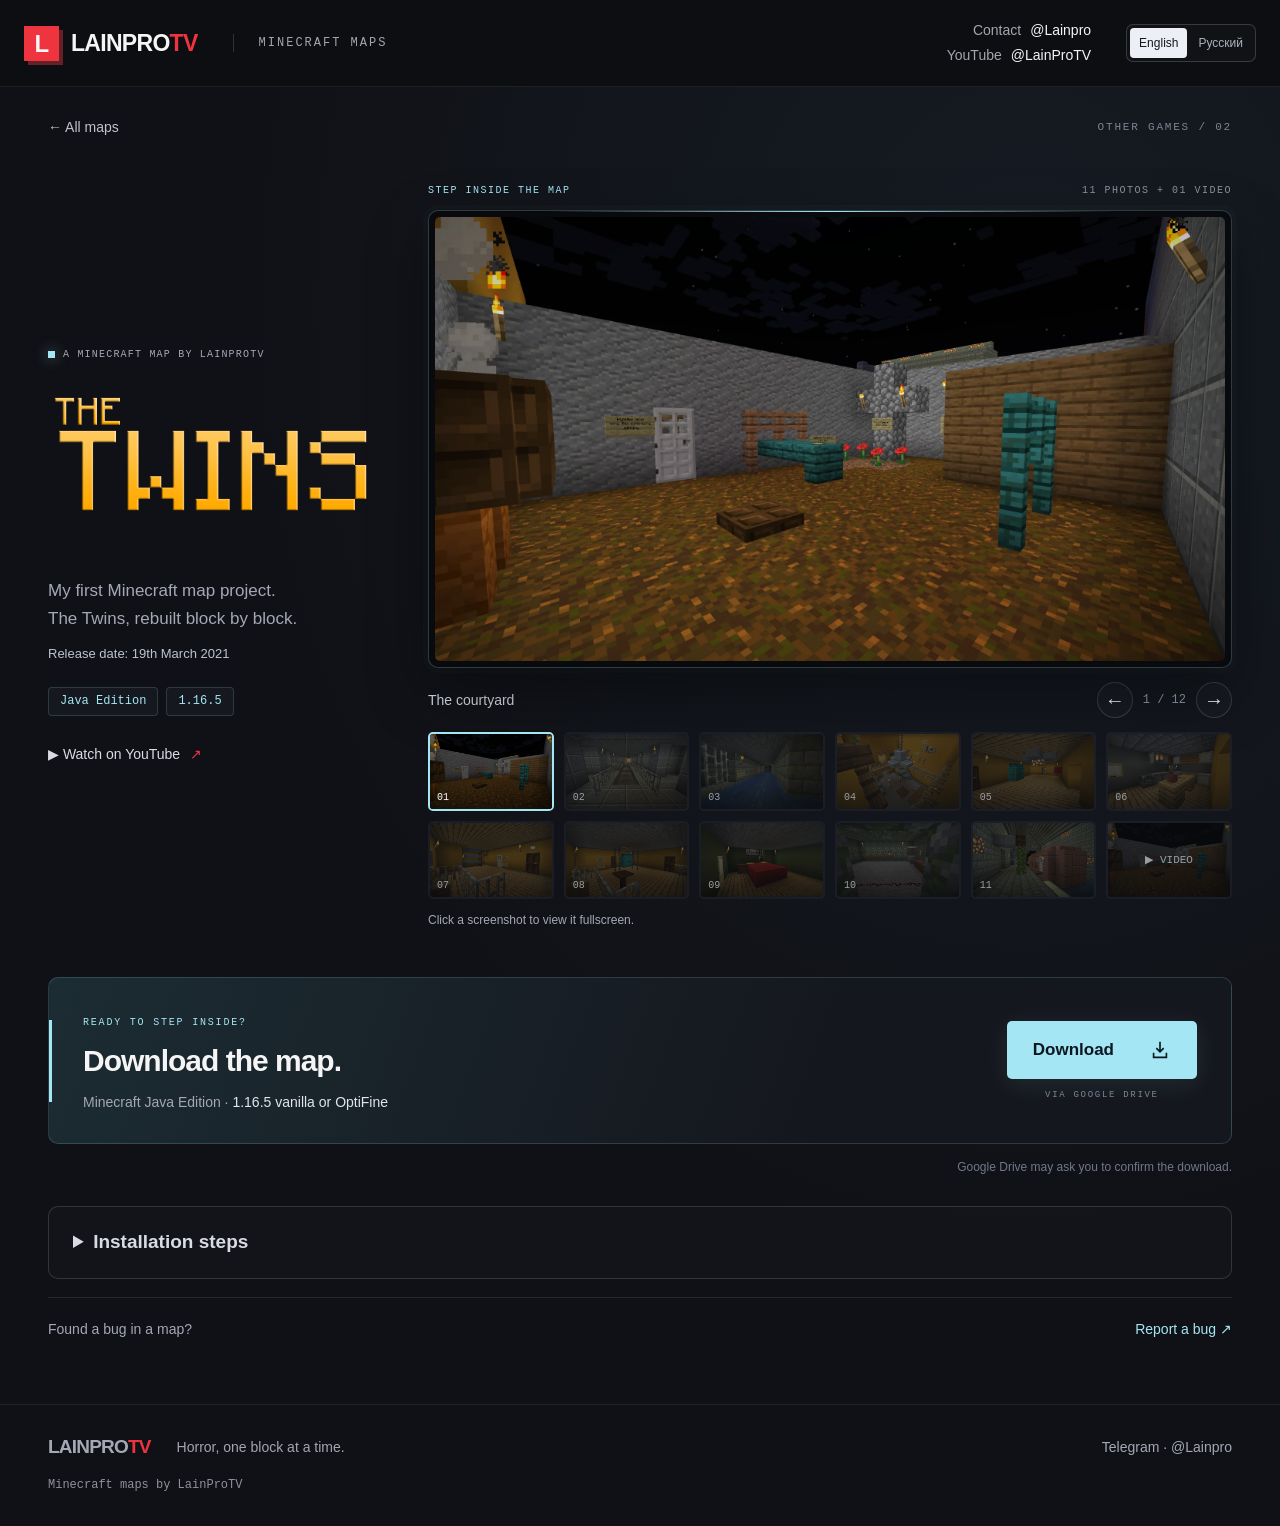
<file: the-twins/index.html>
<!doctype html><html lang="en"><head><script src="../language.js?v=3" defer></script><meta charset="utf-8"><meta name="viewport" content="width=device-width,initial-scale=1"><title>The Twins — LainProTV Minecraft Maps</title><meta name="description" content="Explore LainProTV’s first Minecraft map project, view eleven screenshots, watch the video and download The Twins for Minecraft Java Edition 1.16.5."><meta name="theme-color" content="#101116"><link rel="stylesheet" href="../styles.css?v=languages1"><link rel="stylesheet" href="../project.css"><script src="../gallery.js" defer></script><style>.twins-project .project-logo{aspect-ratio:1080/540!important}@media(min-width:761px){.twins-project .gallery-dots{grid-template-columns:repeat(6,minmax(0,1fr))}}</style><link rel="stylesheet" href="../features.css?v=1"><script src="../features.js?v=1" defer></script></head><body class="project-page twins-project"><a class="skip" href="#project">Skip to project</a><header class="topbar"><a class="brand" href="../" aria-label="LainProTV home"><span class="brand-mark">L</span><span>LAINPRO<span class="brand-tv">TV</span></span></a><span class="topbar-label">MINECRAFT MAPS</span><div class="contact-links"><a class="contact" href="https://t.me/Lainpro" target="_blank" rel="noopener noreferrer">Contact <span>@Lainpro</span></a><a class="contact youtube" href="https://www.youtube.com/@LainProTV" target="_blank" rel="noopener noreferrer" aria-label="LainProTV YouTube channel">YouTube <span>@LainProTV</span></a></div></header>
<main id="project" class="project-main"><div class="project-breadcrumb"><a class="back-link" href="../#other-games">← All maps</a><span>OTHER GAMES / 02</span></div>
<div class="project-layout"><div class="project-title"><p class="project-kicker"><span></span> A MINECRAFT MAP BY LAINPROTV</p><h1 class="project-logo"><img src="../assets/the-twins/logo.png" alt="The Twins" width="1080" height="1080"></h1><p class="project-description">My first Minecraft map project.<br>The Twins, rebuilt block by block.<span class="project-release">Release date: 19th March 2021</span></p><div class="project-tags"><span>Java Edition</span><span>1.16.5</span></div><a class="watch-link" href="https://www.youtube.com/watch?v=E6xRBXJs-gw" target="_blank" rel="noopener noreferrer">▶ Watch on YouTube <span>↗</span></a></div>
<section class="gallery gallery-many" data-video-id="E6xRBXJs-gw" data-video-title="The Twins · LainProTV" style="--gallery-items:12" aria-label="The Twins screenshots and video" aria-roledescription="carousel" tabindex="0"><div class="gallery-heading"><span>STEP INSIDE THE MAP</span><span>11 PHOTOS + 01 VIDEO</span></div><div class="gallery-stage"><div class="gallery-slides"><figure class="gallery-slide" data-caption="The courtyard"><img src="../assets/the-twins/1.webp" alt="Walled courtyard at night with turquoise structures and a trapdoor" width="2048" height="1152" fetchpriority="high"></figure><figure class="gallery-slide" data-caption="The underground walkway"><img src="../assets/the-twins/2.webp" alt="Torch-lit metal walkway with iron railings" width="2048" height="1152" loading="lazy"></figure><figure class="gallery-slide" data-caption="The flooded corridor"><img src="../assets/the-twins/3.webp" alt="Flooded mossy stone corridor behind iron bars" width="2048" height="1152" loading="lazy"></figure><figure class="gallery-slide" data-caption="The main staircase"><img src="../assets/the-twins/4.webp" alt="View down a wooden staircase into a yellow-walled hall" width="2048" height="1152" loading="lazy"></figure><figure class="gallery-slide" data-caption="The upstairs hallway"><img src="../assets/the-twins/5.webp" alt="Wooden hallway with yellow walls and a hanging ceiling light" width="2048" height="1152" loading="lazy"></figure><figure class="gallery-slide" data-caption="The kitchen"><img src="../assets/the-twins/6.webp" alt="Kitchen with a wooden island, furnace and hanging lantern" width="2048" height="1152" loading="lazy"></figure><figure class="gallery-slide" data-caption="The landing"><img src="../assets/the-twins/7.webp" alt="Upstairs landing with iron railings and wooden doors" width="2048" height="1152" loading="lazy"></figure><figure class="gallery-slide" data-caption="The hanging platform"><img src="../assets/the-twins/8.webp" alt="Wooden platform suspended on chains in a yellow-walled room" width="2048" height="1152" loading="lazy"></figure><figure class="gallery-slide" data-caption="The bedroom"><img src="../assets/the-twins/9.webp" alt="Green-walled bedroom with a red bed" width="2048" height="1152" loading="lazy"></figure><figure class="gallery-slide" data-caption="The hidden chamber"><img src="../assets/the-twins/10.webp" alt="Hidden mossy stone chamber with a redstone trail" width="2048" height="1152" loading="lazy"></figure><figure class="gallery-slide" data-caption="The underground passage"><img src="../assets/the-twins/11.webp" alt="Mossy underground passage with a copper structure beside water" width="2048" height="1152" loading="lazy"></figure><figure class="gallery-slide video-slide" data-caption="The Twins · Video by LainProTV"><div class="video-cover"><img src="../assets/the-twins/1.webp" alt="" width="2048" height="1152" loading="lazy"><div class="video-cover-content"><span class="video-kicker">LAINPROTV · YOUTUBE</span><button type="button" class="play-video" aria-label="Play The Twins video"><span class="play-icon">▶</span><span>Watch the video</span></button></div></div><div class="video-player" hidden></div></figure></div></div><div class="gallery-caption"><p class="gallery-label">The courtyard</p><div class="gallery-navigation"><button type="button" class="gallery-arrow prev" aria-label="Previous gallery item">←</button><p class="gallery-count" aria-live="polite" aria-atomic="true">1 / 12</p><button type="button" class="gallery-arrow next" aria-label="Next gallery item">→</button></div></div><div class="gallery-controls"><div class="gallery-dots" aria-label="Choose a screenshot or video"><button type="button" class="gallery-dot" aria-label="Show the courtyard screenshot" aria-pressed="true"><img src="../assets/the-twins/1.webp" alt="" loading="lazy"><span>01</span></button><button type="button" class="gallery-dot" aria-label="Show the underground walkway screenshot" aria-pressed="false"><img src="../assets/the-twins/2.webp" alt="" loading="lazy"><span>02</span></button><button type="button" class="gallery-dot" aria-label="Show the flooded corridor screenshot" aria-pressed="false"><img src="../assets/the-twins/3.webp" alt="" loading="lazy"><span>03</span></button><button type="button" class="gallery-dot" aria-label="Show the main staircase screenshot" aria-pressed="false"><img src="../assets/the-twins/4.webp" alt="" loading="lazy"><span>04</span></button><button type="button" class="gallery-dot" aria-label="Show the upstairs hallway screenshot" aria-pressed="false"><img src="../assets/the-twins/5.webp" alt="" loading="lazy"><span>05</span></button><button type="button" class="gallery-dot" aria-label="Show the kitchen screenshot" aria-pressed="false"><img src="../assets/the-twins/6.webp" alt="" loading="lazy"><span>06</span></button><button type="button" class="gallery-dot" aria-label="Show the landing screenshot" aria-pressed="false"><img src="../assets/the-twins/7.webp" alt="" loading="lazy"><span>07</span></button><button type="button" class="gallery-dot" aria-label="Show the hanging platform screenshot" aria-pressed="false"><img src="../assets/the-twins/8.webp" alt="" loading="lazy"><span>08</span></button><button type="button" class="gallery-dot" aria-label="Show the bedroom screenshot" aria-pressed="false"><img src="../assets/the-twins/9.webp" alt="" loading="lazy"><span>09</span></button><button type="button" class="gallery-dot" aria-label="Show the hidden chamber screenshot" aria-pressed="false"><img src="../assets/the-twins/10.webp" alt="" loading="lazy"><span>10</span></button><button type="button" class="gallery-dot" aria-label="Show the underground passage screenshot" aria-pressed="false"><img src="../assets/the-twins/11.webp" alt="" loading="lazy"><span>11</span></button><button type="button" class="gallery-dot video-thumb" aria-label="Show project video" aria-pressed="false"><img src="../assets/the-twins/1.webp" alt="" loading="lazy"><span>▶ VIDEO</span></button></div></div></section></div>
<div class="project-download"><div class="download-details"><span class="download-kicker">READY TO STEP INSIDE?</span><h2>Download the map.</h2><p>Minecraft Java Edition · <strong>1.16.5 vanilla or OptiFine</strong></p></div><div class="download-action"><a class="project-download-button" href="https://drive.google.com/uc?export=download&amp;id=1hMITW5aS6DlH7x3aWh81iJF-Hdn2DC22">Download <svg viewBox="0 0 24 24" aria-hidden="true"><path d="M12 3v11m-4-4 4 4 4-4M5 15v5h14v-5"/></svg></a><span>VIA GOOGLE DRIVE</span></div></div><p class="project-note">Google Drive may ask you to confirm the download.</p><details class="installation-guide"><summary>Installation steps</summary><div class="installation-body"><ol><li><p>Download the ZIP or RAR archive.</p></li><li><p>Extract the ZIP or RAR archive.</p></li><li><p>Move the extracted world folder (named after the map or ending in “save”) into the “saves” folder inside your Minecraft game folder. The world folder should contain “level.dat”.</p><p>Move the file or folder ending in “resourcepack” or “pack” into the “resourcepacks” folder inside your Minecraft game folder.</p></li><li><p>Open Minecraft, go to Options → Resource Packs, and enable the resource pack you just installed.</p></li><li><p>Now you can play and enjoy the map :)</p></li></ol><p class="installation-note">Use the Minecraft version listed for the map and the game folder selected in your launcher.</p></div></details><aside class="bug-report"><p>Found a bug in a map?</p><a href="https://t.me/Lainpro" target="_blank" rel="noopener noreferrer">Report a bug <span aria-hidden="true">↗</span></a></aside></main><footer><a class="footer-brand" href="../">LAINPRO<span>TV</span></a><p>Horror, one block at a time.</p><a href="https://t.me/Lainpro" target="_blank" rel="noopener noreferrer">Telegram · @Lainpro</a><span class="footer-credit">Minecraft maps by LainProTV</span></footer></body></html>
</file>
<file: styles.css>
:root{color-scheme:dark;--bg:#111113;--panel:#1a1a1e;--text:#f5f5f6;--muted:#a5a5ae;--red:#ed343f;--line:#303035}*{box-sizing:border-box}html{scroll-behavior:smooth;scroll-padding-top:25px}body{margin:0;background:var(--bg);color:var(--text);font:16px/1.5 Arial,Helvetica,sans-serif}a{color:inherit;text-decoration:none}a:focus-visible{outline:3px solid #fff;outline-offset:5px}button,a{-webkit-tap-highlight-color:transparent}.skip{position:absolute;top:-80px;left:20px;background:#fff;color:#111;padding:12px;z-index:10}.skip:focus{top:10px}.topbar{min-height:86px;max-width:1440px;margin:auto;padding:20px 48px;display:flex;align-items:center;gap:35px}.brand{display:flex;align-items:center;gap:12px;font-size:23px;font-weight:900;letter-spacing:-.7px}.brand-mark{display:grid;place-items:center;width:35px;height:35px;background:var(--red);font-size:24px;font-weight:900;box-shadow:4px 4px 0 #662028}.brand-tv{color:var(--red)}.topbar-label{font:12px/1.5 'Courier New',monospace;color:var(--muted);letter-spacing:2px;border-left:1px solid var(--line);padding-left:25px}.contact{margin-left:auto;font-size:14px;color:var(--muted);display:flex;gap:9px}.contact span{color:var(--text)}.contact:hover{color:var(--red)}.banner{background:#300501;border-top:1px solid #572024;border-bottom:1px solid #572024;line-height:0}.banner img{width:100%;height:auto;display:block;max-width:2048px;margin:auto}main{max-width:1440px;margin:auto;padding:42px 48px 36px}.catalog-intro{display:flex;justify-content:space-between;gap:30px;align-items:center;margin-bottom:27px}.eyebrow{display:flex;align-items:center;gap:10px;font:12px/1.5 'Courier New',monospace;font-weight:bold;color:#ff6770;letter-spacing:2px}.eyebrow span{width:9px;height:9px;background:var(--red)}h1{font-size:clamp(30px,3.2vw,47px);letter-spacing:-1.8px;font-weight:900;line-height:1.15;margin:10px 0 9px}.catalog-intro p{margin:0;color:var(--muted)}.mobile-break{display:none}.map-total{display:flex;flex-direction:column;align-items:flex-end;flex-shrink:0;border-left:1px solid var(--line);padding-left:35px}.map-total strong{font:900 58px/.95 Arial,Helvetica,sans-serif;letter-spacing:-3px}.map-total span{font:12px/1.5 'Courier New',monospace;color:var(--muted);letter-spacing:1px;margin-top:9px}.category-nav{display:flex;gap:30px;border-bottom:1px solid var(--line);padding:0 0 18px;margin-bottom:28px}.category-nav a{font-size:14px;font-weight:bold;display:flex;gap:12px;align-items:center}.category-nav span{font:12px/1.5 'Courier New',monospace;color:var(--muted)}.category-nav a:hover{color:#fff;text-decoration:underline;text-underline-offset:6px}.collections{display:grid;grid-template-columns:1.18fr 1fr 1fr;gap:22px;align-items:start}.collection{--accent:#6adcf4;--tint:#18272e;background:var(--panel);border:1px solid var(--line);border-top:3px solid var(--accent);border-radius:3px;overflow:hidden;scroll-margin-top:24px}.meat{--accent:#ff8baf;--tint:#30212a}.other{--accent:#f2c56c;--tint:#302b20}.collection-header{display:flex;align-items:center;gap:14px;padding:24px 22px;background:linear-gradient(140deg,var(--tint),var(--panel));border-bottom:1px solid var(--line)}.section-index{font:14px/1 'Courier New',monospace;color:var(--accent);align-self:flex-start;margin-top:6px}.collection h2{font-size:24px;font-weight:900;letter-spacing:-.6px;line-height:1.2;margin:0}.collection-header p{margin:4px 0 0;font:12px/1.5 'Courier New',monospace;color:var(--muted)}.collection-marker{width:12px;height:12px;flex-shrink:0;margin-left:auto;border:2px solid var(--accent)}.collection ul{margin:0;padding:0;list-style:none}.map-row{padding:19px 21px;display:grid;grid-template-columns:minmax(0,1fr) auto;gap:12px;align-items:center;border-bottom:1px solid #2a2a2e}.map-row:last-child{border-bottom:none}.map-row h3{font-size:16px;font-weight:bold;line-height:1.35;margin:0}.map-name p{font-size:14px;line-height:1.35;color:#d4d4db;margin:4px 0 0}.provider{font:12px/1.4 'Courier New',monospace;display:block;color:var(--muted);margin-top:5px}.download{display:flex;align-items:center;justify-content:center;gap:7px;padding:10px 11px;min-height:42px;border:1px solid #46525a;background:#222b30;color:var(--accent);font-size:14px;font-weight:bold;border-radius:3px;transition:background .15s,border-color .15s;white-space:nowrap}.meat .download{background:#30232a;border-color:#5d3a48}.other .download{background:#302b21;border-color:#5a4d34}.download:hover{background:var(--accent);color:#111;border-color:var(--accent)}.download svg{height:17px;width:17px;fill:none;stroke:currentColor;stroke-width:1.8;stroke-linecap:round;stroke-linejoin:round;flex-shrink:0}.download[aria-busy=true]{opacity:.65;cursor:wait}.download-message:empty{display:none}.download-message{grid-column:1/-1;font-size:14px;color:#ddd}.download-message a{color:var(--accent);text-decoration:underline;text-underline-offset:3px}.download-note{display:flex;align-items:flex-start;gap:12px;margin:25px 0 0;color:var(--muted)}.download-note p{font-size:14px;line-height:1.6;margin:0}.note-symbol{display:grid;place-items:center;flex-shrink:0;border:1px solid #65656d;width:19px;height:19px;border-radius:50%;font:12px/1 'Courier New',monospace;margin-top:2px}footer{max-width:1440px;margin:auto;padding:28px 48px 32px;border-top:1px solid var(--line);display:flex;flex-wrap:wrap;gap:14px 26px;align-items:center}.footer-brand{font-size:19px;font-weight:900;letter-spacing:-.8px}.footer-brand span{color:var(--red)}footer p{margin:0;font-size:14px;color:var(--muted)}footer>a:not(.footer-brand){margin-left:auto;font-size:14px}footer>a:hover{color:#ff6770}.footer-credit{flex-basis:100%;font:12px/1.5 'Courier New',monospace;color:#909099}@media(min-width:1650px){.banner img{max-height:345px;object-fit:cover}}@media(max-width:1120px){.topbar{padding:20px 30px}main{padding:35px 30px}.collections{gap:16px;grid-template-columns:1.05fr 1fr 1fr}.collection-header{padding:22px 17px;gap:10px}.collection h2{font-size:21px}.map-row{padding:17px 16px;grid-template-columns:1fr;gap:10px}.download{justify-self:start}footer{padding:25px 30px}}@media(max-width:760px){.topbar{padding:16px 22px;min-height:72px;gap:15px}.brand{font-size:20px}.brand-mark{width:30px;height:30px;font-size:22px}.topbar-label{display:none}.contact{font-size:14px}.contact>span{display:none}.banner{overflow:hidden}.banner img{width:145%;max-width:none;margin-left:-22.5%}main{padding:30px 22px}.catalog-intro{gap:12px;margin-bottom:25px;align-items:flex-end}.mobile-break{display:block}h1{font-size:34px;letter-spacing:-1.1px}.catalog-intro p{font-size:15px;max-width:250px}.map-total{padding-left:17px;margin-bottom:5px}.map-total strong{font-size:43px}.map-total span{font-size:12px;max-width:70px;text-align:right}.category-nav{gap:18px;flex-wrap:wrap;margin-bottom:22px;padding-bottom:15px}.category-nav a{font-size:14px;gap:6px}.collections{grid-template-columns:1fr;gap:25px}.collection-header{padding:22px}.collection h2{font-size:25px}.map-row{grid-template-columns:minmax(0,1fr) auto;padding:19px 21px}.download{justify-self:initial;min-width:107px}.eyebrow{font-size:12px;letter-spacing:1.2px}.download-note{margin-top:25px}footer{padding:25px 22px;gap:12px 20px}footer>a:not(.footer-brand){margin-left:0;flex-basis:100%}.footer-credit{margin-top:5px}}@media(max-width:360px){.map-total{display:none}.map-row{grid-template-columns:1fr}.download{justify-self:start}.category-nav{gap:12px}h1{font-size:30px}}@media(prefers-reduced-motion:reduce){html{scroll-behavior:auto}*{transition:none!important}}

.contact-links{margin-left:auto;display:flex;flex-direction:column;align-items:flex-end;gap:4px}.contact-links .contact{margin-left:0}.contact-links .youtube:hover{color:#ff6770}.contact-links .youtube:hover span{color:#ff6770}

.language-switch{display:flex;flex-shrink:0;gap:2px;padding:3px;border:1px solid #ffffff2b;border-radius:7px;background:#ffffff05}.language-switch button{font:12px/1.4 Arial,sans-serif;color:#abb1bd;background:transparent;border:0;border-radius:4px;padding:7px 9px;cursor:pointer}.language-switch button[aria-pressed="true"]{background:#eceff5;color:#15171e}.language-switch button:focus-visible{outline:2px solid #a5e6f4;outline-offset:3px}.topbar{flex-wrap:wrap}@media(max-width:760px){.language-switch{margin-left:auto}.language-switch button{padding:6px 8px}.topbar{row-gap:12px}.topbar .contact-links{margin-left:auto}}
</file>
<file: features.css>
.installation-guide{margin-top:30px;border:1px solid #ffffff24;border-radius:10px;background:#ffffff04;color:#d9dce5}.installation-guide summary{padding:21px 24px;cursor:pointer;font-size:19px;font-weight:700;line-height:1.5}.installation-guide summary:focus-visible{outline:2px solid #a5e6f4;outline-offset:3px}.installation-body{padding:0 24px 22px;line-height:1.75}.installation-body ol{padding-left:26px;margin:0}.installation-body li{padding:4px 0 8px 7px}.installation-body li::marker{color:#a5e6f4;font-weight:700}.installation-body p{margin:0 0 6px}.installation-body .installation-note{color:#a4a8b5;font-size:13px;margin:16px 0 0}.bug-report{display:flex;gap:15px;justify-content:space-between;align-items:center;padding:20px 0;margin-top:18px;border-top:1px solid #ffffff18;line-height:1.6}.bug-report p{margin:0;color:#a4a8b5;font-size:14px}.bug-report a{color:#a5e6f4;font-size:14px}.bug-report a:hover{text-decoration:underline}.catalog-toolbar{display:flex;justify-content:flex-end;align-items:center;flex-wrap:wrap;gap:12px;margin:26px 0 20px}.catalog-toolbar label{color:#a4a8b5;font-size:14px}.catalog-toolbar select{max-width:100%;background:#1b1d23;color:#edf0f7;border:1px solid #ffffff30;border-radius:6px;padding:11px 35px 11px 13px;font:14px Arial,sans-serif;color-scheme:dark}.catalog-toolbar select:focus-visible{outline:2px solid #a5e6f4;outline-offset:3px}.map-release{display:block;font:11px/1.5 'Courier New',monospace;color:#a4a8b5;margin:5px 0}.sorted-collection{margin-top:20px}.sorted-collection .collection-header p{font-size:12px}.collections[hidden],.category-nav[hidden],.sorted-collection[hidden]{display:none!important}.gallery-slide:not(.video-slide)>img{cursor:zoom-in}.gallery-slide>img:focus-visible{outline:3px solid #a5e6f4;outline-offset:-4px}.gallery-fullscreen-hint{font-size:12px;line-height:1.5;margin:12px 0 0;color:#a4a8b5}.screenshot-lightbox{box-sizing:border-box;width:100vw;max-width:none;height:100dvh;max-height:none;margin:0;border:0;padding:18px 24px;background:#080a0ff7;color:#f4f5fa;overflow:hidden}.screenshot-lightbox[open]{display:grid;grid-template-rows:auto minmax(0,1fr) auto;gap:12px}.screenshot-lightbox::backdrop{background:#080a0f}.lightbox-toolbar{display:flex;justify-content:space-between;align-items:center;gap:20px}.lightbox-count{font:13px monospace;color:#bbc1cd}.screenshot-lightbox button{font:14px Arial,sans-serif;color:#eff2f9;border:1px solid #ffffff40;background:#ffffff0c;border-radius:6px;min-width:48px;min-height:44px;padding:10px 16px;cursor:pointer}.screenshot-lightbox button:hover{background:#ffffff25}.screenshot-lightbox button:focus-visible{outline:3px solid #a5e6f4;outline-offset:3px}.lightbox-close{display:flex;gap:14px;align-items:center}.lightbox-close span{font-size:24px;line-height:1}.lightbox-figure{min-height:0;margin:0;display:grid;grid-template-rows:minmax(0,1fr) auto;gap:10px}.lightbox-image{display:block;width:100%;height:100%;min-height:0;object-fit:contain}.lightbox-figure figcaption{text-align:center;font-size:14px;line-height:1.5;color:#c2c8d3}.lightbox-controls{display:flex;justify-content:center;gap:20px;padding-bottom:env(safe-area-inset-bottom)}@media(max-width:760px){.installation-guide summary{padding:17px;font-size:17px}.installation-body{padding:0 17px 17px;font-size:14px}.bug-report{align-items:flex-start;flex-direction:column;gap:7px}.catalog-toolbar{justify-content:flex-start;align-items:stretch;flex-direction:column}.catalog-toolbar select{width:100%}.screenshot-lightbox{padding:12px;gap:8px;padding-top:max(12px,env(safe-area-inset-top))}.lightbox-figure figcaption{font-size:12px}}
</file>
<file: project.css>
.project-page{--ice:#a5e6f4;--sub:#a4a8b5;background:radial-gradient(ellipse at 80% 20%,#20313e55,transparent 55%),#101116}.project-page .topbar{border-bottom:1px solid #ffffff12;max-width:none;padding-left:max(24px,calc((100vw - 1344px)/2));padding-right:max(24px,calc((100vw - 1344px)/2));background:#0d0e12}.project-main{max-width:1440px;padding:30px 48px 44px}.project-breadcrumb{display:flex;justify-content:space-between;align-items:center;margin-bottom:45px;gap:15px}.back-link{font-size:14px;color:#c0c3cc}.back-link:hover{color:var(--ice)}.project-breadcrumb>span{font:11px/1.4 'Courier New',monospace;letter-spacing:1.8px;color:#7e8391}.project-layout{display:grid;grid-template-columns:330px minmax(0,1fr);gap:50px;align-items:center}.project-kicker{display:flex;align-items:center;gap:8px;font:10px/1.5 'Courier New',monospace;letter-spacing:1.2px;color:var(--sub);margin:0 0 25px}.project-kicker>span{width:7px;height:7px;background:var(--ice);box-shadow:0 0 14px #a5e6f488}.project-title h1{font:900 clamp(45px,4.8vw,70px)/.94 Arial,Helvetica,sans-serif;letter-spacing:-3px;margin:0;color:#eff7fa}.title-number{display:block;font:900 128px/.95 Arial,Helvetica,sans-serif;letter-spacing:-8px;margin:15px 0 22px;color:transparent;-webkit-text-stroke:1px var(--ice);text-shadow:0 0 50px #a5e6f414}.project-description{font-size:17px;line-height:1.6;color:var(--sub);margin:0 0 22px}.project-tags{display:flex;gap:8px}.project-tags>span{padding:6px 11px;border:1px solid #a5e6f42b;background:#a5e6f409;font:12px/1.3 'Courier New',monospace;color:var(--ice);border-radius:4px}.watch-link{display:flex;align-items:center;gap:10px;font-size:14px;color:#dadce3;margin-top:28px;width:fit-content}.watch-link>span{color:#ed343f}.watch-link:hover{color:var(--ice)}.gallery{min-width:0}.gallery-heading{display:flex;justify-content:space-between;gap:10px;font:10px/1.5 'Courier New',monospace;letter-spacing:1.5px;color:#8b929f;margin-bottom:12px}.gallery-heading>span:first-child{color:var(--ice)}.gallery-stage{position:relative;border:1px solid #a5e6f439;border-radius:10px;background:#090a0d;padding:6px;box-shadow:0 24px 60px #0006,0 0 0 5px #a5e6f404;overflow:hidden}.gallery-stage:before{content:'';position:absolute;top:0;left:15%;right:15%;height:1px;background:linear-gradient(90deg,transparent,var(--ice),transparent);z-index:2}.gallery-slides{display:flex;overflow-x:auto;scroll-snap-type:x mandatory;border-radius:5px}.gallery-slide{margin:0;flex:0 0 100%;scroll-snap-align:start;min-width:0;aspect-ratio:16/9;background:#090a0d}.gallery-slide img{display:block;width:100%;height:auto;aspect-ratio:16/9;object-fit:contain}.gallery-slide[hidden],[hidden]{display:none!important}.gallery.enhanced .gallery-slides{overflow:hidden}.gallery-caption{display:flex;justify-content:space-between;align-items:center;gap:12px;margin:14px 0}.gallery-label{font-size:14px;color:#d8dce5;margin:0}.gallery-navigation{display:none;align-items:center;gap:10px}.gallery.enhanced .gallery-navigation{display:flex}.gallery-arrow{width:36px;height:36px;border:1px solid #ffffff26;background:#ffffff05;color:#f3f5fa;border-radius:50%;font-size:20px;cursor:pointer}.gallery-arrow:hover{background:var(--ice);color:#101116;border-color:var(--ice)}.gallery-count{font:12px/1.5 'Courier New',monospace;color:#9098a6;margin:0;min-width:43px;text-align:center}.gallery-controls{display:none}.gallery.enhanced .gallery-controls{display:block}.gallery-dots{display:grid;grid-template-columns:repeat(var(--gallery-items,6),minmax(0,1fr));gap:10px}.gallery-dot{position:relative;aspect-ratio:16/10;padding:0;border:2px solid transparent;background:#222530;border-radius:5px;overflow:hidden;cursor:pointer;opacity:.58;transition:opacity .2s,border-color .2s}.gallery-dot img{display:block;width:100%;height:100%;object-fit:cover}.gallery-dot:after{content:'';position:absolute;inset:0;background:linear-gradient(transparent,#0009)}.gallery-dot>span{position:absolute;bottom:5px;left:7px;z-index:1;font:10px/1.2 'Courier New',monospace;color:#fff}.gallery-dot:hover{opacity:1}.gallery-dot[aria-pressed=true]{border-color:var(--ice);opacity:1}.video-thumb>span{inset:0;display:grid;place-items:center;font-size:11px;background:#0004}.video-cover{position:relative;height:100%}.video-cover>img{height:100%;object-fit:cover;filter:brightness(.42)}.video-cover-content{position:absolute;inset:0;display:flex;flex-direction:column;align-items:center;justify-content:center;gap:20px}.video-kicker{font:11px/1.4 'Courier New',monospace;letter-spacing:2px;color:#fff}.play-video{display:flex;flex-direction:column;align-items:center;gap:16px;color:#fff;border:0;background:none;font:700 20px/1.4 Arial,sans-serif;cursor:pointer}.play-icon{display:grid;place-items:center;width:76px;height:76px;padding-left:5px;border:1px solid #ffffff80;border-radius:50%;background:#ed343f;box-shadow:0 0 0 10px #ed343f25;font-size:28px}.play-video:hover .play-icon{background:#ff4c57;transform:scale(1.06)}.video-player{height:100%}.video-player iframe{display:block;width:100%;height:100%;border:0;aspect-ratio:16/9}.project-download{display:flex;justify-content:space-between;align-items:center;gap:30px;margin-top:48px;padding:30px 34px;border:1px solid #a5e6f42b;border-radius:10px;background:linear-gradient(110deg,#1c2c33,#15171e 65%);position:relative;overflow:hidden}.project-download:before{content:'';position:absolute;left:0;top:25%;bottom:25%;width:3px;background:var(--ice)}.download-kicker{font:10px/1.5 'Courier New',monospace;letter-spacing:1.8px;color:var(--ice)}.download-details h2{font-size:30px;letter-spacing:-1px;margin:6px 0 9px}.download-details p{color:var(--sub);font-size:14px;margin:0}.download-details strong{font-weight:400;color:#e1e5ed}.download-action{display:flex;flex-direction:column;align-items:center;gap:10px;flex-shrink:0}.project-download-button{display:flex;justify-content:center;align-items:center;gap:35px;background:var(--ice);color:#0c1720;min-height:58px;padding:15px 26px;border-radius:5px;font-size:17px;font-weight:bold;box-shadow:0 5px 25px #a5e6f419;transition:background .2s,transform .2s}.project-download-button:hover{background:#d7f7ff;transform:translateY(-2px)}.project-download-button svg{width:22px;height:22px;fill:none;stroke:currentColor;stroke-width:1.8}.download-action>span{font:9px/1.4 'Courier New',monospace;letter-spacing:1.7px;color:#7d8697}.project-note{color:#707889;font-size:12px;margin:14px 0 0;text-align:right}.project-page footer{border-color:#ffffff12;color:#a4a8b5}.project-page button:focus-visible,.gallery:focus-visible{outline:3px solid var(--ice);outline-offset:4px}
@media(max-width:1100px){.project-layout{grid-template-columns:245px minmax(0,1fr);gap:30px}.project-title h1{font-size:49px}.title-number{font-size:105px}.project-kicker{font-size:9px;letter-spacing:.5px}.project-main{padding-left:30px;padding-right:30px}.gallery-dots{gap:6px}}
@media(max-width:760px){.project-main{padding:24px 20px 32px}.project-breadcrumb{margin-bottom:30px}.project-breadcrumb>span{font-size:9px;letter-spacing:.7px}.project-layout{grid-template-columns:1fr;gap:28px}.project-title{position:relative;padding-right:100px}.project-title h1{font-size:52px;letter-spacing:-2px}.title-number{position:absolute;right:0;top:30px;font-size:115px;margin:0;letter-spacing:-7px}.project-kicker{margin-bottom:17px}.project-description{font-size:15px;margin:17px 0}.project-description br{display:none}.watch-link{margin-top:18px}.gallery-heading{font-size:9px;letter-spacing:.7px}.gallery-dots{gap:5px}.gallery-dot>span{font-size:8px;bottom:3px;left:4px}.video-thumb>span{font-size:8px;inset:0}.gallery-caption{margin:10px 0}.gallery-label{font-size:12px}.gallery-navigation{gap:7px}.gallery-arrow{width:30px;height:30px}.gallery-count{min-width:35px;font-size:11px}.project-download{margin-top:30px;padding:24px;flex-direction:column;align-items:stretch;gap:22px}.download-details h2{font-size:27px}.download-details p{line-height:1.7}.download-action{align-items:stretch}.download-action>span{text-align:center}.project-note{text-align:center;line-height:1.5}.play-icon{width:55px;height:55px;font-size:22px}.play-video{font-size:16px;gap:13px}.video-cover-content{gap:13px}.video-kicker{font-size:9px}.project-page .contact span{display:inline}.project-page .contact{font-size:12px}.project-page .brand{font-size:18px}}
@media(prefers-reduced-motion:reduce){.play-icon{transform:none!important}}

.project-title h1.project-logo{margin:0 0 25px;width:100%;aspect-ratio:1080/615;overflow:hidden;line-height:0}.project-logo img{display:block;width:100%;height:100%;object-fit:cover;object-position:center}
@media(max-width:760px){.project-title:has(.project-logo){padding-right:0}.project-title h1.project-logo{max-width:340px;margin-bottom:20px}}

.help-project .project-logo{aspect-ratio:1080/630!important}

@media(max-width:760px){.gallery-many .gallery-dots{grid-template-columns:repeat(4,minmax(0,1fr))}}

.project-release{display:block;margin-top:12px;font-size:13px;line-height:1.6;color:#b9c4d0}
</file>
